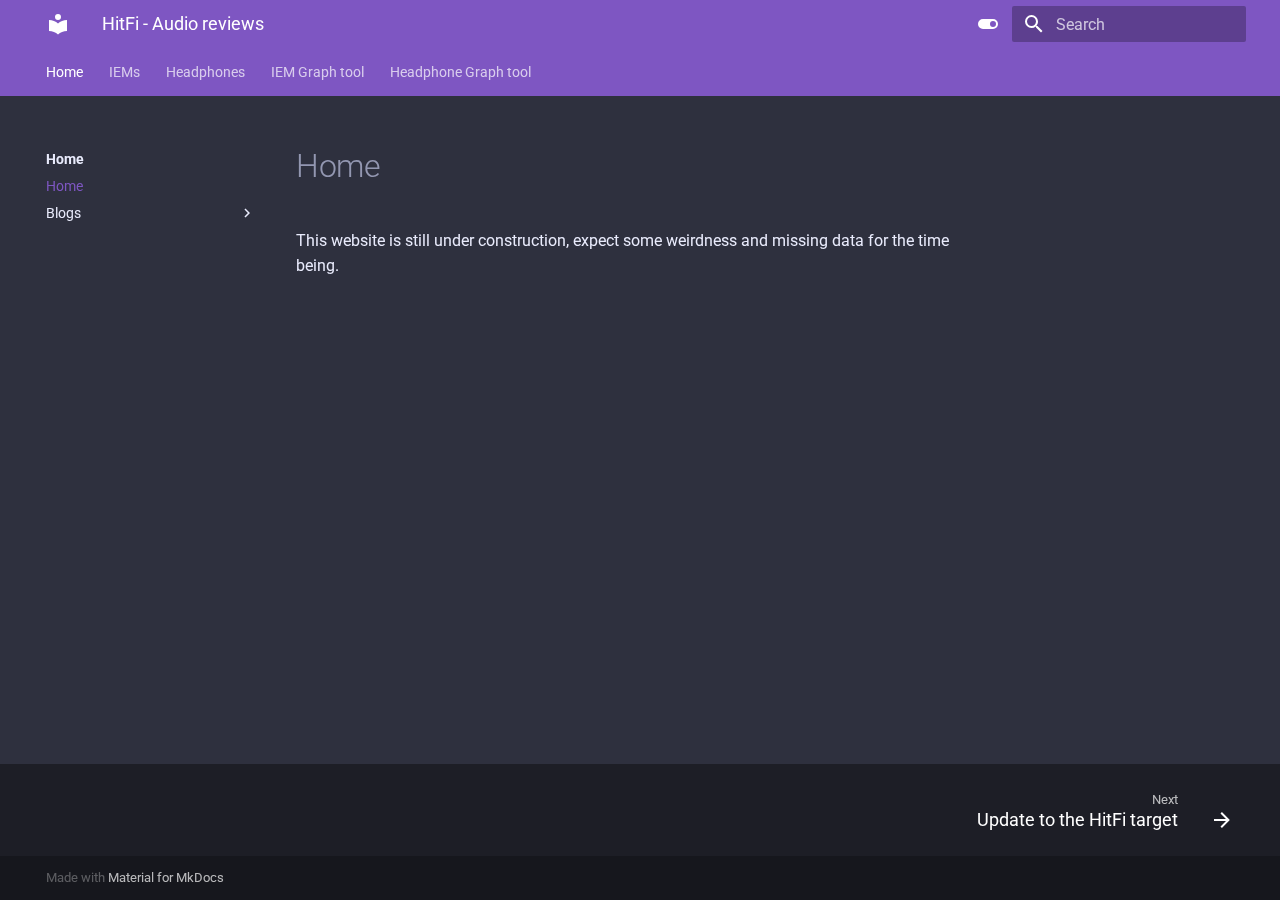
<file: index.html>
<!doctype html>
<html lang="en" class="no-js">
  <head>
    
      <meta charset="utf-8">
      <meta name="viewport" content="width=device-width,initial-scale=1">
      
      
      
      
        <link rel="canonical" href="https://hitcoder9768.github.io/HitFi/">
      
      <link rel="icon" href="assets/images/favicon.png">
      <meta name="generator" content="mkdocs-1.2.2, mkdocs-material-7.2.4">
    
    
      
        <title>Home - HitFi - Audio reviews</title>
      
    
    
      <link rel="stylesheet" href="assets/stylesheets/main.f7f47774.min.css">
      
        
        <link rel="stylesheet" href="assets/stylesheets/palette.3f5d1f46.min.css">
        
      
    
    
    
      
        
        <link rel="preconnect" href="https://fonts.gstatic.com" crossorigin>
        <link rel="stylesheet" href="https://fonts.googleapis.com/css?family=Roboto:300,400,400i,700%7CRoboto+Mono&display=fallback">
        <style>:root{--md-text-font-family:"Roboto";--md-code-font-family:"Roboto Mono"}</style>
      
    
    
    
      <link rel="stylesheet" href="styles/extra.css">
    
    
      


    
    
  </head>
  
  
    
    
      
    
    
    
    
    <body dir="ltr" data-md-color-scheme="slate" data-md-color-primary="deep-purple" data-md-color-accent="yellow">
  
    
    <script>function __prefix(e){return new URL(".",location).pathname+"."+e}function __get(e,t=localStorage){return JSON.parse(t.getItem(__prefix(e)))}</script>
    
      <script>var palette=__get("__palette");if(null!==palette&&"object"==typeof palette.color)for(var key in palette.color)document.body.setAttribute("data-md-color-"+key,palette.color[key])</script>
    
    <input class="md-toggle" data-md-toggle="drawer" type="checkbox" id="__drawer" autocomplete="off">
    <input class="md-toggle" data-md-toggle="search" type="checkbox" id="__search" autocomplete="off">
    <label class="md-overlay" for="__drawer"></label>
    <div data-md-component="skip">
      
        
        <a href="#home" class="md-skip">
          Skip to content
        </a>
      
    </div>
    <div data-md-component="announce">
      
    </div>
    
      <header class="md-header" data-md-component="header">
  <nav class="md-header__inner md-grid" aria-label="Header">
    <a href="." title="HitFi - Audio reviews" class="md-header__button md-logo" aria-label="HitFi - Audio reviews" data-md-component="logo">
      
  
  <svg xmlns="http://www.w3.org/2000/svg" viewBox="0 0 24 24"><path d="M12 8a3 3 0 0 0 3-3 3 3 0 0 0-3-3 3 3 0 0 0-3 3 3 3 0 0 0 3 3m0 3.54C9.64 9.35 6.5 8 3 8v11c3.5 0 6.64 1.35 9 3.54 2.36-2.19 5.5-3.54 9-3.54V8c-3.5 0-6.64 1.35-9 3.54z"/></svg>

    </a>
    <label class="md-header__button md-icon" for="__drawer">
      <svg xmlns="http://www.w3.org/2000/svg" viewBox="0 0 24 24"><path d="M3 6h18v2H3V6m0 5h18v2H3v-2m0 5h18v2H3v-2z"/></svg>
    </label>
    <div class="md-header__title" data-md-component="header-title">
      <div class="md-header__ellipsis">
        <div class="md-header__topic">
          <span class="md-ellipsis">
            HitFi - Audio reviews
          </span>
        </div>
        <div class="md-header__topic" data-md-component="header-topic">
          <span class="md-ellipsis">
            
              Home
            
          </span>
        </div>
      </div>
    </div>
    
      <form class="md-header__option" data-md-component="palette">
        
          
          
          <input class="md-option" data-md-color-media="" data-md-color-scheme="slate" data-md-color-primary="deep-purple" data-md-color-accent="yellow"  aria-label="Switch to light mode"  type="radio" name="__palette" id="__palette_1">
          
            <label class="md-header__button md-icon" title="Switch to light mode" for="__palette_2" hidden>
              <svg xmlns="http://www.w3.org/2000/svg" viewBox="0 0 24 24"><path d="M17 7H7a5 5 0 0 0-5 5 5 5 0 0 0 5 5h10a5 5 0 0 0 5-5 5 5 0 0 0-5-5m0 8a3 3 0 0 1-3-3 3 3 0 0 1 3-3 3 3 0 0 1 3 3 3 3 0 0 1-3 3z"/></svg>
            </label>
          
        
          
          
          <input class="md-option" data-md-color-media="" data-md-color-scheme="default" data-md-color-primary="deep-purple" data-md-color-accent="deep-orange"  aria-label="Switch to dark mode"  type="radio" name="__palette" id="__palette_2">
          
            <label class="md-header__button md-icon" title="Switch to dark mode" for="__palette_1" hidden>
              <svg xmlns="http://www.w3.org/2000/svg" viewBox="0 0 24 24"><path d="M7 10a2 2 0 0 1 2 2 2 2 0 0 1-2 2 2 2 0 0 1-2-2 2 2 0 0 1 2-2m10-3a5 5 0 0 1 5 5 5 5 0 0 1-5 5H7a5 5 0 0 1-5-5 5 5 0 0 1 5-5h10M7 9a3 3 0 0 0-3 3 3 3 0 0 0 3 3h10a3 3 0 0 0 3-3 3 3 0 0 0-3-3H7z"/></svg>
            </label>
          
        
      </form>
    
    
    
      <label class="md-header__button md-icon" for="__search">
        <svg xmlns="http://www.w3.org/2000/svg" viewBox="0 0 24 24"><path d="M9.5 3A6.5 6.5 0 0 1 16 9.5c0 1.61-.59 3.09-1.56 4.23l.27.27h.79l5 5-1.5 1.5-5-5v-.79l-.27-.27A6.516 6.516 0 0 1 9.5 16 6.5 6.5 0 0 1 3 9.5 6.5 6.5 0 0 1 9.5 3m0 2C7 5 5 7 5 9.5S7 14 9.5 14 14 12 14 9.5 12 5 9.5 5z"/></svg>
      </label>
      
<div class="md-search" data-md-component="search" role="dialog">
  <label class="md-search__overlay" for="__search"></label>
  <div class="md-search__inner" role="search">
    <form class="md-search__form" name="search">
      <input type="text" class="md-search__input" name="query" aria-label="Search" placeholder="Search" autocapitalize="off" autocorrect="off" autocomplete="off" spellcheck="false" data-md-component="search-query" required>
      <label class="md-search__icon md-icon" for="__search">
        <svg xmlns="http://www.w3.org/2000/svg" viewBox="0 0 24 24"><path d="M9.5 3A6.5 6.5 0 0 1 16 9.5c0 1.61-.59 3.09-1.56 4.23l.27.27h.79l5 5-1.5 1.5-5-5v-.79l-.27-.27A6.516 6.516 0 0 1 9.5 16 6.5 6.5 0 0 1 3 9.5 6.5 6.5 0 0 1 9.5 3m0 2C7 5 5 7 5 9.5S7 14 9.5 14 14 12 14 9.5 12 5 9.5 5z"/></svg>
        <svg xmlns="http://www.w3.org/2000/svg" viewBox="0 0 24 24"><path d="M20 11v2H8l5.5 5.5-1.42 1.42L4.16 12l7.92-7.92L13.5 5.5 8 11h12z"/></svg>
      </label>
      <nav class="md-search__options" aria-label="Search">
        
        <button type="reset" class="md-search__icon md-icon" aria-label="Clear" tabindex="-1">
          <svg xmlns="http://www.w3.org/2000/svg" viewBox="0 0 24 24"><path d="M19 6.41 17.59 5 12 10.59 6.41 5 5 6.41 10.59 12 5 17.59 6.41 19 12 13.41 17.59 19 19 17.59 13.41 12 19 6.41z"/></svg>
        </button>
      </nav>
      
    </form>
    <div class="md-search__output">
      <div class="md-search__scrollwrap" data-md-scrollfix>
        <div class="md-search-result" data-md-component="search-result">
          <div class="md-search-result__meta">
            Initializing search
          </div>
          <ol class="md-search-result__list"></ol>
        </div>
      </div>
    </div>
  </div>
</div>
    
    
  </nav>
</header>
    
    <div class="md-container" data-md-component="container">
      
      
        
          
<nav class="md-tabs" aria-label="Tabs" data-md-component="tabs">
  <div class="md-tabs__inner md-grid">
    <ul class="md-tabs__list">
      
        
  
  
    
  


  
  
  
    <li class="md-tabs__item">
      <a href="." class="md-tabs__link md-tabs__link--active">
        Home
      </a>
    </li>
  

      
        
  
  


  <li class="md-tabs__item">
    <a href="IEMs/" class="md-tabs__link">
      IEMs
    </a>
  </li>

      
        
  
  


  <li class="md-tabs__item">
    <a href="Headphones/" class="md-tabs__link">
      Headphones
    </a>
  </li>

      
        
  
  


  <li class="md-tabs__item">
    <a href="https://hitcoder9768.github.io/CrinGraph/graph.html" class="md-tabs__link">
      IEM Graph tool
    </a>
  </li>

      
        
  
  


  <li class="md-tabs__item">
    <a href="https://hitcoder9768.github.io/CrinGraph/graph_hp.html" class="md-tabs__link">
      Headphone Graph tool
    </a>
  </li>

      
    </ul>
  </div>
</nav>
        
      
      <main class="md-main" data-md-component="main">
        <div class="md-main__inner md-grid">
          
            
              
              <div class="md-sidebar md-sidebar--primary" data-md-component="sidebar" data-md-type="navigation" >
                <div class="md-sidebar__scrollwrap">
                  <div class="md-sidebar__inner">
                    

  


<nav class="md-nav md-nav--primary md-nav--lifted" aria-label="Navigation" data-md-level="0">
  <label class="md-nav__title" for="__drawer">
    <a href="." title="HitFi - Audio reviews" class="md-nav__button md-logo" aria-label="HitFi - Audio reviews" data-md-component="logo">
      
  
  <svg xmlns="http://www.w3.org/2000/svg" viewBox="0 0 24 24"><path d="M12 8a3 3 0 0 0 3-3 3 3 0 0 0-3-3 3 3 0 0 0-3 3 3 3 0 0 0 3 3m0 3.54C9.64 9.35 6.5 8 3 8v11c3.5 0 6.64 1.35 9 3.54 2.36-2.19 5.5-3.54 9-3.54V8c-3.5 0-6.64 1.35-9 3.54z"/></svg>

    </a>
    HitFi - Audio reviews
  </label>
  
  <ul class="md-nav__list" data-md-scrollfix>
    
      
      
      

  
  
    
  
  
    
    <li class="md-nav__item md-nav__item--active md-nav__item--nested">
      
      
        <input class="md-nav__toggle md-toggle" data-md-toggle="__nav_1" type="checkbox" id="__nav_1" checked>
      
      <label class="md-nav__link" for="__nav_1">
        Home
        <span class="md-nav__icon md-icon"></span>
      </label>
      <nav class="md-nav" aria-label="Home" data-md-level="1">
        <label class="md-nav__title" for="__nav_1">
          <span class="md-nav__icon md-icon"></span>
          Home
        </label>
        <ul class="md-nav__list" data-md-scrollfix>
          
            
  
  
    
  
  
    <li class="md-nav__item md-nav__item--active">
      
      <input class="md-nav__toggle md-toggle" data-md-toggle="toc" type="checkbox" id="__toc">
      
      
        
      
      
      <a href="." class="md-nav__link md-nav__link--active">
        Home
      </a>
      
    </li>
  

          
            
  
  
  
    
    <li class="md-nav__item md-nav__item--nested">
      
      
        <input class="md-nav__toggle md-toggle" data-md-toggle="__nav_1_2" type="checkbox" id="__nav_1_2" >
      
      <label class="md-nav__link" for="__nav_1_2">
        Blogs
        <span class="md-nav__icon md-icon"></span>
      </label>
      <nav class="md-nav" aria-label="Blogs" data-md-level="2">
        <label class="md-nav__title" for="__nav_1_2">
          <span class="md-nav__icon md-icon"></span>
          Blogs
        </label>
        <ul class="md-nav__list" data-md-scrollfix>
          
            
  
  
  
    <li class="md-nav__item">
      <a href="Blogs/15-10-21/" class="md-nav__link">
        Update to the HitFi target
      </a>
    </li>
  

          
        </ul>
      </nav>
    </li>
  

          
        </ul>
      </nav>
    </li>
  

    
      
      
      

  
  
  
    <li class="md-nav__item">
      <a href="IEMs/" class="md-nav__link">
        IEMs
      </a>
    </li>
  

    
      
      
      

  
  
  
    <li class="md-nav__item">
      <a href="Headphones/" class="md-nav__link">
        Headphones
      </a>
    </li>
  

    
      
      
      

  
  
  
    <li class="md-nav__item">
      <a href="https://hitcoder9768.github.io/CrinGraph/graph.html" class="md-nav__link">
        IEM Graph tool
      </a>
    </li>
  

    
      
      
      

  
  
  
    <li class="md-nav__item">
      <a href="https://hitcoder9768.github.io/CrinGraph/graph_hp.html" class="md-nav__link">
        Headphone Graph tool
      </a>
    </li>
  

    
  </ul>
</nav>
                  </div>
                </div>
              </div>
            
            
              
              <div class="md-sidebar md-sidebar--secondary" data-md-component="sidebar" data-md-type="toc" >
                <div class="md-sidebar__scrollwrap">
                  <div class="md-sidebar__inner">
                    
<nav class="md-nav md-nav--secondary" aria-label="Table of contents">
  
  
  
    
  
  
</nav>
                  </div>
                </div>
              </div>
            
          
          <div class="md-content" data-md-component="content">
            <article class="md-content__inner md-typeset">
              
                
                
                <h1 id="home">Home</h1>
<p>This website is still under construction, expect some weirdness and missing data for the time being.</p>
                
              
              
                


              
            </article>
          </div>
        </div>
        
      </main>
      
        
<footer class="md-footer">
  
    <nav class="md-footer__inner md-grid" aria-label="Footer">
      
      
        
        <a href="Blogs/15-10-21/" class="md-footer__link md-footer__link--next" aria-label="Next: Update to the HitFi target" rel="next">
          <div class="md-footer__title">
            <div class="md-ellipsis">
              <span class="md-footer__direction">
                Next
              </span>
              Update to the HitFi target
            </div>
          </div>
          <div class="md-footer__button md-icon">
            <svg xmlns="http://www.w3.org/2000/svg" viewBox="0 0 24 24"><path d="M4 11v2h12l-5.5 5.5 1.42 1.42L19.84 12l-7.92-7.92L10.5 5.5 16 11H4z"/></svg>
          </div>
        </a>
      
    </nav>
  
  <div class="md-footer-meta md-typeset">
    <div class="md-footer-meta__inner md-grid">
      <div class="md-footer-copyright">
        
        Made with
        <a href="https://squidfunk.github.io/mkdocs-material/" target="_blank" rel="noopener">
          Material for MkDocs
        </a>
        
      </div>
      
    </div>
  </div>
</footer>
      
    </div>
    <div class="md-dialog" data-md-component="dialog">
      <div class="md-dialog__inner md-typeset"></div>
    </div>
    <script id="__config" type="application/json">{"base": ".", "features": ["navigation.tabs"], "translations": {"clipboard.copy": "Copy to clipboard", "clipboard.copied": "Copied to clipboard", "search.config.lang": "en", "search.config.pipeline": "trimmer, stopWordFilter", "search.config.separator": "[\\s\\-]+", "search.placeholder": "Search", "search.result.placeholder": "Type to start searching", "search.result.none": "No matching documents", "search.result.one": "1 matching document", "search.result.other": "# matching documents", "search.result.more.one": "1 more on this page", "search.result.more.other": "# more on this page", "search.result.term.missing": "Missing", "select.version.title": "Select version"}, "search": "assets/javascripts/workers/search.709b4209.min.js", "version": null}</script>
    
    
      <script src="assets/javascripts/bundle.febc23d1.min.js"></script>
      
    
  </body>
</html>
</file>
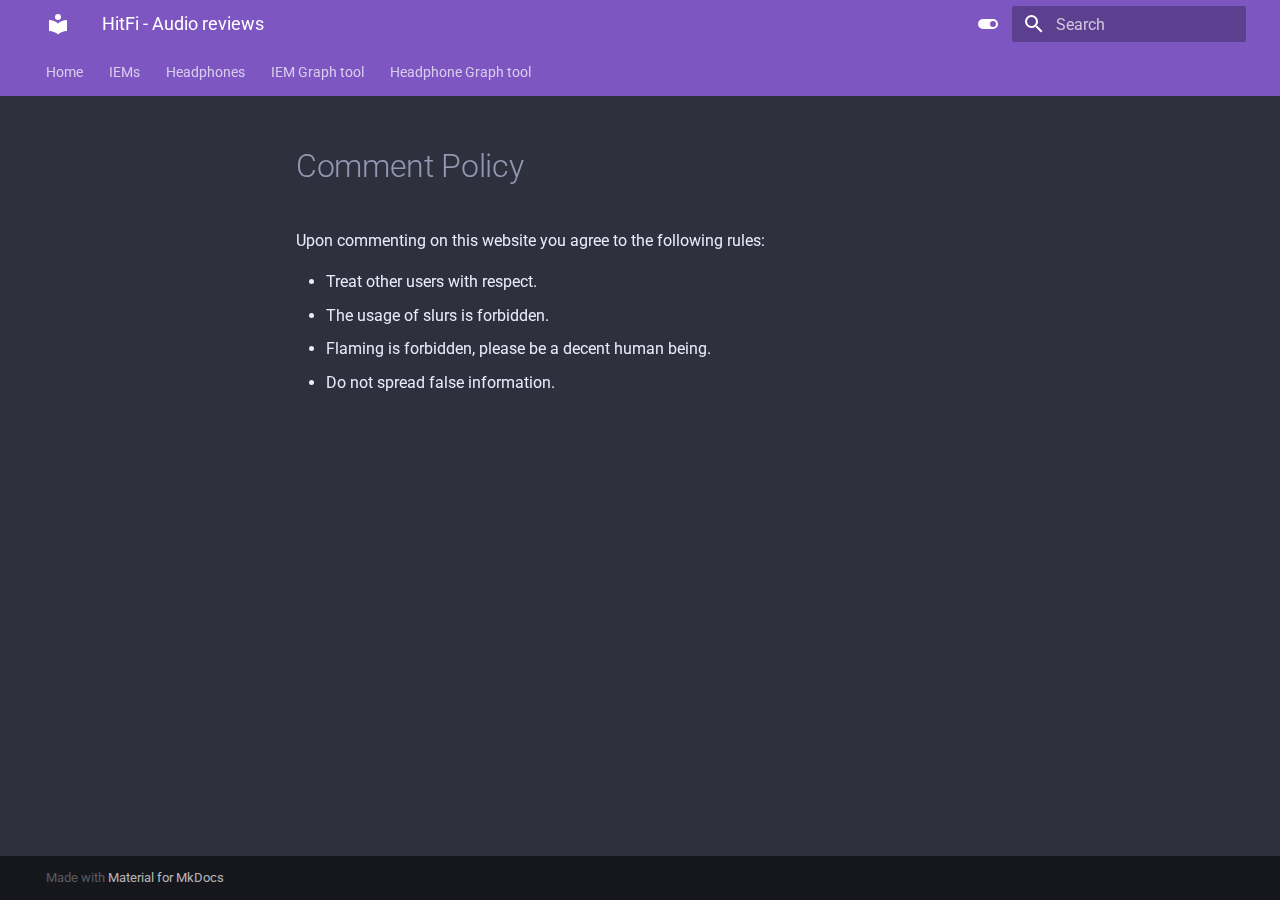
<file: comment_policy/index.html>
<!doctype html>
<html lang="en" class="no-js">
  <head>
    
      <meta charset="utf-8">
      <meta name="viewport" content="width=device-width,initial-scale=1">
      
      
      
      
        <link rel="canonical" href="https://hitcoder9768.github.io/HitFi/comment_policy/">
      
      <link rel="icon" href="../assets/images/favicon.png">
      <meta name="generator" content="mkdocs-1.2.2, mkdocs-material-7.2.4">
    
    
      
        <title>Comment Policy - HitFi - Audio reviews</title>
      
    
    
      <link rel="stylesheet" href="../assets/stylesheets/main.f7f47774.min.css">
      
        
        <link rel="stylesheet" href="../assets/stylesheets/palette.3f5d1f46.min.css">
        
      
    
    
    
      
        
        <link rel="preconnect" href="https://fonts.gstatic.com" crossorigin>
        <link rel="stylesheet" href="https://fonts.googleapis.com/css?family=Roboto:300,400,400i,700%7CRoboto+Mono&display=fallback">
        <style>:root{--md-text-font-family:"Roboto";--md-code-font-family:"Roboto Mono"}</style>
      
    
    
    
      <link rel="stylesheet" href="../styles/extra.css">
    
    
      


    
    
  </head>
  
  
    
    
      
    
    
    
    
    <body dir="ltr" data-md-color-scheme="slate" data-md-color-primary="deep-purple" data-md-color-accent="yellow">
  
    
    <script>function __prefix(e){return new URL("..",location).pathname+"."+e}function __get(e,t=localStorage){return JSON.parse(t.getItem(__prefix(e)))}</script>
    
      <script>var palette=__get("__palette");if(null!==palette&&"object"==typeof palette.color)for(var key in palette.color)document.body.setAttribute("data-md-color-"+key,palette.color[key])</script>
    
    <input class="md-toggle" data-md-toggle="drawer" type="checkbox" id="__drawer" autocomplete="off">
    <input class="md-toggle" data-md-toggle="search" type="checkbox" id="__search" autocomplete="off">
    <label class="md-overlay" for="__drawer"></label>
    <div data-md-component="skip">
      
        
        <a href="#comment-policy" class="md-skip">
          Skip to content
        </a>
      
    </div>
    <div data-md-component="announce">
      
    </div>
    
      <header class="md-header" data-md-component="header">
  <nav class="md-header__inner md-grid" aria-label="Header">
    <a href=".." title="HitFi - Audio reviews" class="md-header__button md-logo" aria-label="HitFi - Audio reviews" data-md-component="logo">
      
  
  <svg xmlns="http://www.w3.org/2000/svg" viewBox="0 0 24 24"><path d="M12 8a3 3 0 0 0 3-3 3 3 0 0 0-3-3 3 3 0 0 0-3 3 3 3 0 0 0 3 3m0 3.54C9.64 9.35 6.5 8 3 8v11c3.5 0 6.64 1.35 9 3.54 2.36-2.19 5.5-3.54 9-3.54V8c-3.5 0-6.64 1.35-9 3.54z"/></svg>

    </a>
    <label class="md-header__button md-icon" for="__drawer">
      <svg xmlns="http://www.w3.org/2000/svg" viewBox="0 0 24 24"><path d="M3 6h18v2H3V6m0 5h18v2H3v-2m0 5h18v2H3v-2z"/></svg>
    </label>
    <div class="md-header__title" data-md-component="header-title">
      <div class="md-header__ellipsis">
        <div class="md-header__topic">
          <span class="md-ellipsis">
            HitFi - Audio reviews
          </span>
        </div>
        <div class="md-header__topic" data-md-component="header-topic">
          <span class="md-ellipsis">
            
              Comment Policy
            
          </span>
        </div>
      </div>
    </div>
    
      <form class="md-header__option" data-md-component="palette">
        
          
          
          <input class="md-option" data-md-color-media="" data-md-color-scheme="slate" data-md-color-primary="deep-purple" data-md-color-accent="yellow"  aria-label="Switch to light mode"  type="radio" name="__palette" id="__palette_1">
          
            <label class="md-header__button md-icon" title="Switch to light mode" for="__palette_2" hidden>
              <svg xmlns="http://www.w3.org/2000/svg" viewBox="0 0 24 24"><path d="M17 7H7a5 5 0 0 0-5 5 5 5 0 0 0 5 5h10a5 5 0 0 0 5-5 5 5 0 0 0-5-5m0 8a3 3 0 0 1-3-3 3 3 0 0 1 3-3 3 3 0 0 1 3 3 3 3 0 0 1-3 3z"/></svg>
            </label>
          
        
          
          
          <input class="md-option" data-md-color-media="" data-md-color-scheme="default" data-md-color-primary="deep-purple" data-md-color-accent="deep-orange"  aria-label="Switch to dark mode"  type="radio" name="__palette" id="__palette_2">
          
            <label class="md-header__button md-icon" title="Switch to dark mode" for="__palette_1" hidden>
              <svg xmlns="http://www.w3.org/2000/svg" viewBox="0 0 24 24"><path d="M7 10a2 2 0 0 1 2 2 2 2 0 0 1-2 2 2 2 0 0 1-2-2 2 2 0 0 1 2-2m10-3a5 5 0 0 1 5 5 5 5 0 0 1-5 5H7a5 5 0 0 1-5-5 5 5 0 0 1 5-5h10M7 9a3 3 0 0 0-3 3 3 3 0 0 0 3 3h10a3 3 0 0 0 3-3 3 3 0 0 0-3-3H7z"/></svg>
            </label>
          
        
      </form>
    
    
    
      <label class="md-header__button md-icon" for="__search">
        <svg xmlns="http://www.w3.org/2000/svg" viewBox="0 0 24 24"><path d="M9.5 3A6.5 6.5 0 0 1 16 9.5c0 1.61-.59 3.09-1.56 4.23l.27.27h.79l5 5-1.5 1.5-5-5v-.79l-.27-.27A6.516 6.516 0 0 1 9.5 16 6.5 6.5 0 0 1 3 9.5 6.5 6.5 0 0 1 9.5 3m0 2C7 5 5 7 5 9.5S7 14 9.5 14 14 12 14 9.5 12 5 9.5 5z"/></svg>
      </label>
      
<div class="md-search" data-md-component="search" role="dialog">
  <label class="md-search__overlay" for="__search"></label>
  <div class="md-search__inner" role="search">
    <form class="md-search__form" name="search">
      <input type="text" class="md-search__input" name="query" aria-label="Search" placeholder="Search" autocapitalize="off" autocorrect="off" autocomplete="off" spellcheck="false" data-md-component="search-query" required>
      <label class="md-search__icon md-icon" for="__search">
        <svg xmlns="http://www.w3.org/2000/svg" viewBox="0 0 24 24"><path d="M9.5 3A6.5 6.5 0 0 1 16 9.5c0 1.61-.59 3.09-1.56 4.23l.27.27h.79l5 5-1.5 1.5-5-5v-.79l-.27-.27A6.516 6.516 0 0 1 9.5 16 6.5 6.5 0 0 1 3 9.5 6.5 6.5 0 0 1 9.5 3m0 2C7 5 5 7 5 9.5S7 14 9.5 14 14 12 14 9.5 12 5 9.5 5z"/></svg>
        <svg xmlns="http://www.w3.org/2000/svg" viewBox="0 0 24 24"><path d="M20 11v2H8l5.5 5.5-1.42 1.42L4.16 12l7.92-7.92L13.5 5.5 8 11h12z"/></svg>
      </label>
      <nav class="md-search__options" aria-label="Search">
        
        <button type="reset" class="md-search__icon md-icon" aria-label="Clear" tabindex="-1">
          <svg xmlns="http://www.w3.org/2000/svg" viewBox="0 0 24 24"><path d="M19 6.41 17.59 5 12 10.59 6.41 5 5 6.41 10.59 12 5 17.59 6.41 19 12 13.41 17.59 19 19 17.59 13.41 12 19 6.41z"/></svg>
        </button>
      </nav>
      
    </form>
    <div class="md-search__output">
      <div class="md-search__scrollwrap" data-md-scrollfix>
        <div class="md-search-result" data-md-component="search-result">
          <div class="md-search-result__meta">
            Initializing search
          </div>
          <ol class="md-search-result__list"></ol>
        </div>
      </div>
    </div>
  </div>
</div>
    
    
  </nav>
</header>
    
    <div class="md-container" data-md-component="container">
      
      
        
          
<nav class="md-tabs" aria-label="Tabs" data-md-component="tabs">
  <div class="md-tabs__inner md-grid">
    <ul class="md-tabs__list">
      
        
  
  


  
  
  
    <li class="md-tabs__item">
      <a href=".." class="md-tabs__link">
        Home
      </a>
    </li>
  

      
        
  
  


  <li class="md-tabs__item">
    <a href="../IEMs/" class="md-tabs__link">
      IEMs
    </a>
  </li>

      
        
  
  


  <li class="md-tabs__item">
    <a href="../Headphones/" class="md-tabs__link">
      Headphones
    </a>
  </li>

      
        
  
  


  <li class="md-tabs__item">
    <a href="https://hitcoder9768.github.io/CrinGraph/graph.html" class="md-tabs__link">
      IEM Graph tool
    </a>
  </li>

      
        
  
  


  <li class="md-tabs__item">
    <a href="https://hitcoder9768.github.io/CrinGraph/graph_hp.html" class="md-tabs__link">
      Headphone Graph tool
    </a>
  </li>

      
    </ul>
  </div>
</nav>
        
      
      <main class="md-main" data-md-component="main">
        <div class="md-main__inner md-grid">
          
            
              
              <div class="md-sidebar md-sidebar--primary" data-md-component="sidebar" data-md-type="navigation" >
                <div class="md-sidebar__scrollwrap">
                  <div class="md-sidebar__inner">
                    

  


<nav class="md-nav md-nav--primary md-nav--lifted" aria-label="Navigation" data-md-level="0">
  <label class="md-nav__title" for="__drawer">
    <a href=".." title="HitFi - Audio reviews" class="md-nav__button md-logo" aria-label="HitFi - Audio reviews" data-md-component="logo">
      
  
  <svg xmlns="http://www.w3.org/2000/svg" viewBox="0 0 24 24"><path d="M12 8a3 3 0 0 0 3-3 3 3 0 0 0-3-3 3 3 0 0 0-3 3 3 3 0 0 0 3 3m0 3.54C9.64 9.35 6.5 8 3 8v11c3.5 0 6.64 1.35 9 3.54 2.36-2.19 5.5-3.54 9-3.54V8c-3.5 0-6.64 1.35-9 3.54z"/></svg>

    </a>
    HitFi - Audio reviews
  </label>
  
  <ul class="md-nav__list" data-md-scrollfix>
    
      
      
      

  
  
  
    
    <li class="md-nav__item md-nav__item--nested">
      
      
        <input class="md-nav__toggle md-toggle" data-md-toggle="__nav_1" type="checkbox" id="__nav_1" >
      
      <label class="md-nav__link" for="__nav_1">
        Home
        <span class="md-nav__icon md-icon"></span>
      </label>
      <nav class="md-nav" aria-label="Home" data-md-level="1">
        <label class="md-nav__title" for="__nav_1">
          <span class="md-nav__icon md-icon"></span>
          Home
        </label>
        <ul class="md-nav__list" data-md-scrollfix>
          
            
  
  
  
    <li class="md-nav__item">
      <a href=".." class="md-nav__link">
        Home
      </a>
    </li>
  

          
            
  
  
  
    
    <li class="md-nav__item md-nav__item--nested">
      
      
        <input class="md-nav__toggle md-toggle" data-md-toggle="__nav_1_2" type="checkbox" id="__nav_1_2" >
      
      <label class="md-nav__link" for="__nav_1_2">
        Blogs
        <span class="md-nav__icon md-icon"></span>
      </label>
      <nav class="md-nav" aria-label="Blogs" data-md-level="2">
        <label class="md-nav__title" for="__nav_1_2">
          <span class="md-nav__icon md-icon"></span>
          Blogs
        </label>
        <ul class="md-nav__list" data-md-scrollfix>
          
            
  
  
  
    <li class="md-nav__item">
      <a href="../Blogs/15-10-21/" class="md-nav__link">
        Update to the HitFi target
      </a>
    </li>
  

          
        </ul>
      </nav>
    </li>
  

          
        </ul>
      </nav>
    </li>
  

    
      
      
      

  
  
  
    <li class="md-nav__item">
      <a href="../IEMs/" class="md-nav__link">
        IEMs
      </a>
    </li>
  

    
      
      
      

  
  
  
    <li class="md-nav__item">
      <a href="../Headphones/" class="md-nav__link">
        Headphones
      </a>
    </li>
  

    
      
      
      

  
  
  
    <li class="md-nav__item">
      <a href="https://hitcoder9768.github.io/CrinGraph/graph.html" class="md-nav__link">
        IEM Graph tool
      </a>
    </li>
  

    
      
      
      

  
  
  
    <li class="md-nav__item">
      <a href="https://hitcoder9768.github.io/CrinGraph/graph_hp.html" class="md-nav__link">
        Headphone Graph tool
      </a>
    </li>
  

    
  </ul>
</nav>
                  </div>
                </div>
              </div>
            
            
              
              <div class="md-sidebar md-sidebar--secondary" data-md-component="sidebar" data-md-type="toc" >
                <div class="md-sidebar__scrollwrap">
                  <div class="md-sidebar__inner">
                    
<nav class="md-nav md-nav--secondary" aria-label="Table of contents">
  
  
  
    
  
  
</nav>
                  </div>
                </div>
              </div>
            
          
          <div class="md-content" data-md-component="content">
            <article class="md-content__inner md-typeset">
              
                
                
                <h1 id="comment-policy">Comment Policy</h1>
<p>Upon commenting on this website you agree to the following rules:</p>
<ul>
<li>Treat other users with respect.</li>
<li>The usage of slurs is forbidden.</li>
<li>Flaming is forbidden, please be a decent human being.</li>
<li>Do not spread false information.</li>
</ul>
                
              
              
                


              
            </article>
          </div>
        </div>
        
      </main>
      
        
<footer class="md-footer">
  
  <div class="md-footer-meta md-typeset">
    <div class="md-footer-meta__inner md-grid">
      <div class="md-footer-copyright">
        
        Made with
        <a href="https://squidfunk.github.io/mkdocs-material/" target="_blank" rel="noopener">
          Material for MkDocs
        </a>
        
      </div>
      
    </div>
  </div>
</footer>
      
    </div>
    <div class="md-dialog" data-md-component="dialog">
      <div class="md-dialog__inner md-typeset"></div>
    </div>
    <script id="__config" type="application/json">{"base": "..", "features": ["navigation.tabs"], "translations": {"clipboard.copy": "Copy to clipboard", "clipboard.copied": "Copied to clipboard", "search.config.lang": "en", "search.config.pipeline": "trimmer, stopWordFilter", "search.config.separator": "[\\s\\-]+", "search.placeholder": "Search", "search.result.placeholder": "Type to start searching", "search.result.none": "No matching documents", "search.result.one": "1 matching document", "search.result.other": "# matching documents", "search.result.more.one": "1 more on this page", "search.result.more.other": "# more on this page", "search.result.term.missing": "Missing", "select.version.title": "Select version"}, "search": "../assets/javascripts/workers/search.709b4209.min.js", "version": null}</script>
    
    
      <script src="../assets/javascripts/bundle.febc23d1.min.js"></script>
      
    
  </body>
</html>
</file>
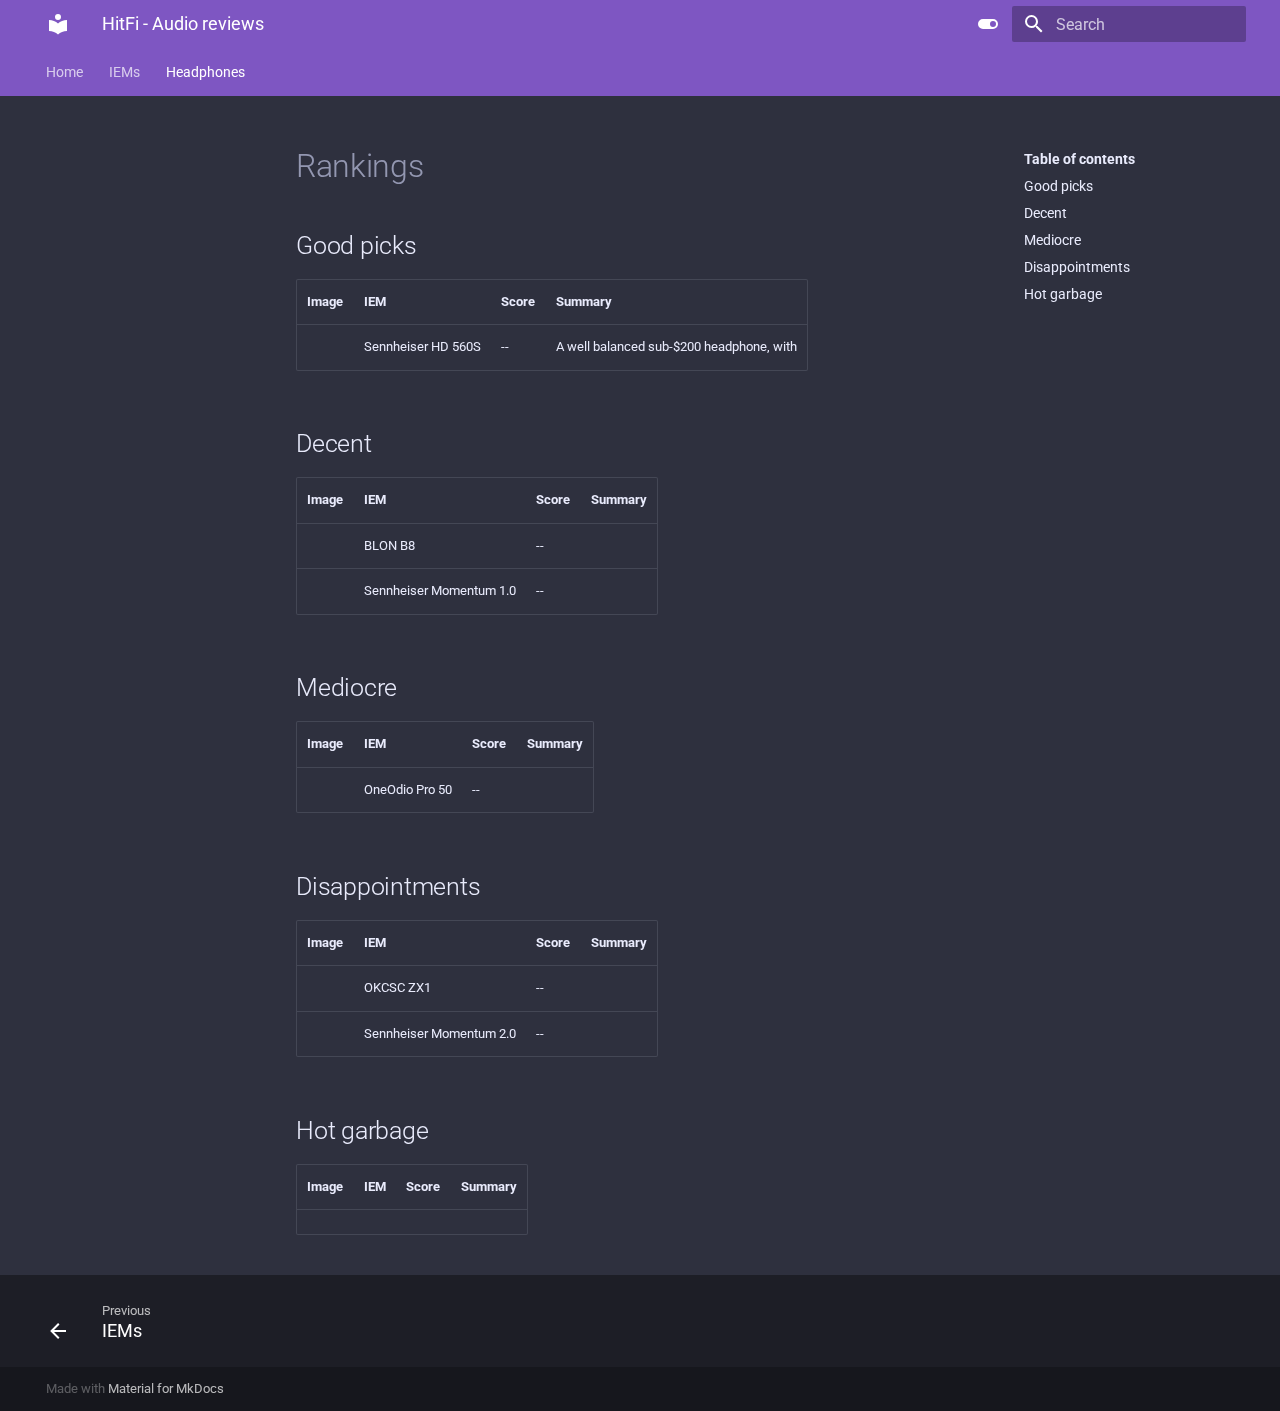
<file: Headphones/index.html>
<!doctype html>
<html lang="en" class="no-js">
  <head>
    
      <meta charset="utf-8">
      <meta name="viewport" content="width=device-width,initial-scale=1">
      
      
      
      
        <link rel="canonical" href="https://hitcoder9768.github.io/HitFi/Headphones/">
      
      <link rel="icon" href="../assets/images/favicon.png">
      <meta name="generator" content="mkdocs-1.2.2, mkdocs-material-7.2.4">
    
    
      
        <title>Headphones - HitFi - Audio reviews</title>
      
    
    
      <link rel="stylesheet" href="../assets/stylesheets/main.f7f47774.min.css">
      
        
        <link rel="stylesheet" href="../assets/stylesheets/palette.3f5d1f46.min.css">
        
      
    
    
    
      
        
        <link rel="preconnect" href="https://fonts.gstatic.com" crossorigin>
        <link rel="stylesheet" href="https://fonts.googleapis.com/css?family=Roboto:300,400,400i,700%7CRoboto+Mono&display=fallback">
        <style>:root{--md-text-font-family:"Roboto";--md-code-font-family:"Roboto Mono"}</style>
      
    
    
    
      <link rel="stylesheet" href="../styles/extra.css">
    
    
      


    
    
  </head>
  
  
    
    
      
    
    
    
    
    <body dir="ltr" data-md-color-scheme="slate" data-md-color-primary="deep-purple" data-md-color-accent="yellow">
  
    
    <script>function __prefix(e){return new URL("..",location).pathname+"."+e}function __get(e,t=localStorage){return JSON.parse(t.getItem(__prefix(e)))}</script>
    
      <script>var palette=__get("__palette");if(null!==palette&&"object"==typeof palette.color)for(var key in palette.color)document.body.setAttribute("data-md-color-"+key,palette.color[key])</script>
    
    <input class="md-toggle" data-md-toggle="drawer" type="checkbox" id="__drawer" autocomplete="off">
    <input class="md-toggle" data-md-toggle="search" type="checkbox" id="__search" autocomplete="off">
    <label class="md-overlay" for="__drawer"></label>
    <div data-md-component="skip">
      
        
        <a href="#rankings" class="md-skip">
          Skip to content
        </a>
      
    </div>
    <div data-md-component="announce">
      
    </div>
    
      <header class="md-header" data-md-component="header">
  <nav class="md-header__inner md-grid" aria-label="Header">
    <a href=".." title="HitFi - Audio reviews" class="md-header__button md-logo" aria-label="HitFi - Audio reviews" data-md-component="logo">
      
  
  <svg xmlns="http://www.w3.org/2000/svg" viewBox="0 0 24 24"><path d="M12 8a3 3 0 0 0 3-3 3 3 0 0 0-3-3 3 3 0 0 0-3 3 3 3 0 0 0 3 3m0 3.54C9.64 9.35 6.5 8 3 8v11c3.5 0 6.64 1.35 9 3.54 2.36-2.19 5.5-3.54 9-3.54V8c-3.5 0-6.64 1.35-9 3.54z"/></svg>

    </a>
    <label class="md-header__button md-icon" for="__drawer">
      <svg xmlns="http://www.w3.org/2000/svg" viewBox="0 0 24 24"><path d="M3 6h18v2H3V6m0 5h18v2H3v-2m0 5h18v2H3v-2z"/></svg>
    </label>
    <div class="md-header__title" data-md-component="header-title">
      <div class="md-header__ellipsis">
        <div class="md-header__topic">
          <span class="md-ellipsis">
            HitFi - Audio reviews
          </span>
        </div>
        <div class="md-header__topic" data-md-component="header-topic">
          <span class="md-ellipsis">
            
              Headphones
            
          </span>
        </div>
      </div>
    </div>
    
      <form class="md-header__option" data-md-component="palette">
        
          
          
          <input class="md-option" data-md-color-media="" data-md-color-scheme="slate" data-md-color-primary="deep-purple" data-md-color-accent="yellow"  aria-label="Switch to light mode"  type="radio" name="__palette" id="__palette_1">
          
            <label class="md-header__button md-icon" title="Switch to light mode" for="__palette_2" hidden>
              <svg xmlns="http://www.w3.org/2000/svg" viewBox="0 0 24 24"><path d="M17 7H7a5 5 0 0 0-5 5 5 5 0 0 0 5 5h10a5 5 0 0 0 5-5 5 5 0 0 0-5-5m0 8a3 3 0 0 1-3-3 3 3 0 0 1 3-3 3 3 0 0 1 3 3 3 3 0 0 1-3 3z"/></svg>
            </label>
          
        
          
          
          <input class="md-option" data-md-color-media="" data-md-color-scheme="default" data-md-color-primary="deep-purple" data-md-color-accent="deep-orange"  aria-label="Switch to dark mode"  type="radio" name="__palette" id="__palette_2">
          
            <label class="md-header__button md-icon" title="Switch to dark mode" for="__palette_1" hidden>
              <svg xmlns="http://www.w3.org/2000/svg" viewBox="0 0 24 24"><path d="M7 10a2 2 0 0 1 2 2 2 2 0 0 1-2 2 2 2 0 0 1-2-2 2 2 0 0 1 2-2m10-3a5 5 0 0 1 5 5 5 5 0 0 1-5 5H7a5 5 0 0 1-5-5 5 5 0 0 1 5-5h10M7 9a3 3 0 0 0-3 3 3 3 0 0 0 3 3h10a3 3 0 0 0 3-3 3 3 0 0 0-3-3H7z"/></svg>
            </label>
          
        
      </form>
    
    
    
      <label class="md-header__button md-icon" for="__search">
        <svg xmlns="http://www.w3.org/2000/svg" viewBox="0 0 24 24"><path d="M9.5 3A6.5 6.5 0 0 1 16 9.5c0 1.61-.59 3.09-1.56 4.23l.27.27h.79l5 5-1.5 1.5-5-5v-.79l-.27-.27A6.516 6.516 0 0 1 9.5 16 6.5 6.5 0 0 1 3 9.5 6.5 6.5 0 0 1 9.5 3m0 2C7 5 5 7 5 9.5S7 14 9.5 14 14 12 14 9.5 12 5 9.5 5z"/></svg>
      </label>
      
<div class="md-search" data-md-component="search" role="dialog">
  <label class="md-search__overlay" for="__search"></label>
  <div class="md-search__inner" role="search">
    <form class="md-search__form" name="search">
      <input type="text" class="md-search__input" name="query" aria-label="Search" placeholder="Search" autocapitalize="off" autocorrect="off" autocomplete="off" spellcheck="false" data-md-component="search-query" required>
      <label class="md-search__icon md-icon" for="__search">
        <svg xmlns="http://www.w3.org/2000/svg" viewBox="0 0 24 24"><path d="M9.5 3A6.5 6.5 0 0 1 16 9.5c0 1.61-.59 3.09-1.56 4.23l.27.27h.79l5 5-1.5 1.5-5-5v-.79l-.27-.27A6.516 6.516 0 0 1 9.5 16 6.5 6.5 0 0 1 3 9.5 6.5 6.5 0 0 1 9.5 3m0 2C7 5 5 7 5 9.5S7 14 9.5 14 14 12 14 9.5 12 5 9.5 5z"/></svg>
        <svg xmlns="http://www.w3.org/2000/svg" viewBox="0 0 24 24"><path d="M20 11v2H8l5.5 5.5-1.42 1.42L4.16 12l7.92-7.92L13.5 5.5 8 11h12z"/></svg>
      </label>
      <nav class="md-search__options" aria-label="Search">
        
        <button type="reset" class="md-search__icon md-icon" aria-label="Clear" tabindex="-1">
          <svg xmlns="http://www.w3.org/2000/svg" viewBox="0 0 24 24"><path d="M19 6.41 17.59 5 12 10.59 6.41 5 5 6.41 10.59 12 5 17.59 6.41 19 12 13.41 17.59 19 19 17.59 13.41 12 19 6.41z"/></svg>
        </button>
      </nav>
      
    </form>
    <div class="md-search__output">
      <div class="md-search__scrollwrap" data-md-scrollfix>
        <div class="md-search-result" data-md-component="search-result">
          <div class="md-search-result__meta">
            Initializing search
          </div>
          <ol class="md-search-result__list"></ol>
        </div>
      </div>
    </div>
  </div>
</div>
    
    
  </nav>
</header>
    
    <div class="md-container" data-md-component="container">
      
      
        
          
<nav class="md-tabs" aria-label="Tabs" data-md-component="tabs">
  <div class="md-tabs__inner md-grid">
    <ul class="md-tabs__list">
      
        
  
  


  <li class="md-tabs__item">
    <a href=".." class="md-tabs__link">
      Home
    </a>
  </li>

      
        
  
  


  <li class="md-tabs__item">
    <a href="../IEMs/" class="md-tabs__link">
      IEMs
    </a>
  </li>

      
        
  
  
    
  


  <li class="md-tabs__item">
    <a href="./" class="md-tabs__link md-tabs__link--active">
      Headphones
    </a>
  </li>

      
    </ul>
  </div>
</nav>
        
      
      <main class="md-main" data-md-component="main">
        <div class="md-main__inner md-grid">
          
            
              
              <div class="md-sidebar md-sidebar--primary" data-md-component="sidebar" data-md-type="navigation" >
                <div class="md-sidebar__scrollwrap">
                  <div class="md-sidebar__inner">
                    

  


<nav class="md-nav md-nav--primary md-nav--lifted" aria-label="Navigation" data-md-level="0">
  <label class="md-nav__title" for="__drawer">
    <a href=".." title="HitFi - Audio reviews" class="md-nav__button md-logo" aria-label="HitFi - Audio reviews" data-md-component="logo">
      
  
  <svg xmlns="http://www.w3.org/2000/svg" viewBox="0 0 24 24"><path d="M12 8a3 3 0 0 0 3-3 3 3 0 0 0-3-3 3 3 0 0 0-3 3 3 3 0 0 0 3 3m0 3.54C9.64 9.35 6.5 8 3 8v11c3.5 0 6.64 1.35 9 3.54 2.36-2.19 5.5-3.54 9-3.54V8c-3.5 0-6.64 1.35-9 3.54z"/></svg>

    </a>
    HitFi - Audio reviews
  </label>
  
  <ul class="md-nav__list" data-md-scrollfix>
    
      
      
      

  
  
  
    <li class="md-nav__item">
      <a href=".." class="md-nav__link">
        Home
      </a>
    </li>
  

    
      
      
      

  
  
  
    <li class="md-nav__item">
      <a href="../IEMs/" class="md-nav__link">
        IEMs
      </a>
    </li>
  

    
      
      
      

  
  
    
  
  
    <li class="md-nav__item md-nav__item--active">
      
      <input class="md-nav__toggle md-toggle" data-md-toggle="toc" type="checkbox" id="__toc">
      
      
        
      
      
        <label class="md-nav__link md-nav__link--active" for="__toc">
          Headphones
          <span class="md-nav__icon md-icon"></span>
        </label>
      
      <a href="./" class="md-nav__link md-nav__link--active">
        Headphones
      </a>
      
        
<nav class="md-nav md-nav--secondary" aria-label="Table of contents">
  
  
  
    
  
  
    <label class="md-nav__title" for="__toc">
      <span class="md-nav__icon md-icon"></span>
      Table of contents
    </label>
    <ul class="md-nav__list" data-md-component="toc" data-md-scrollfix>
      
        <li class="md-nav__item">
  <a href="#good-picks" class="md-nav__link">
    Good picks
  </a>
  
</li>
      
        <li class="md-nav__item">
  <a href="#decent" class="md-nav__link">
    Decent
  </a>
  
</li>
      
        <li class="md-nav__item">
  <a href="#mediocre" class="md-nav__link">
    Mediocre
  </a>
  
</li>
      
        <li class="md-nav__item">
  <a href="#disappointments" class="md-nav__link">
    Disappointments
  </a>
  
</li>
      
        <li class="md-nav__item">
  <a href="#hot-garbage" class="md-nav__link">
    Hot garbage
  </a>
  
</li>
      
    </ul>
  
</nav>
      
    </li>
  

    
  </ul>
</nav>
                  </div>
                </div>
              </div>
            
            
              
              <div class="md-sidebar md-sidebar--secondary" data-md-component="sidebar" data-md-type="toc" >
                <div class="md-sidebar__scrollwrap">
                  <div class="md-sidebar__inner">
                    
<nav class="md-nav md-nav--secondary" aria-label="Table of contents">
  
  
  
    
  
  
    <label class="md-nav__title" for="__toc">
      <span class="md-nav__icon md-icon"></span>
      Table of contents
    </label>
    <ul class="md-nav__list" data-md-component="toc" data-md-scrollfix>
      
        <li class="md-nav__item">
  <a href="#good-picks" class="md-nav__link">
    Good picks
  </a>
  
</li>
      
        <li class="md-nav__item">
  <a href="#decent" class="md-nav__link">
    Decent
  </a>
  
</li>
      
        <li class="md-nav__item">
  <a href="#mediocre" class="md-nav__link">
    Mediocre
  </a>
  
</li>
      
        <li class="md-nav__item">
  <a href="#disappointments" class="md-nav__link">
    Disappointments
  </a>
  
</li>
      
        <li class="md-nav__item">
  <a href="#hot-garbage" class="md-nav__link">
    Hot garbage
  </a>
  
</li>
      
    </ul>
  
</nav>
                  </div>
                </div>
              </div>
            
          
          <div class="md-content" data-md-component="content">
            <article class="md-content__inner md-typeset">
              
                
                
                <h1 id="rankings">Rankings</h1>
<h2 id="good-picks">Good picks</h2>
<table>
<thead>
<tr>
<th>Image</th>
<th>IEM</th>
<th>Score</th>
<th>Summary</th>
</tr>
</thead>
<tbody>
<tr>
<td></td>
<td>Sennheiser HD 560S</td>
<td>--</td>
<td>A well balanced sub-$200 headphone, with</td>
</tr>
</tbody>
</table>
<h2 id="decent">Decent</h2>
<table>
<thead>
<tr>
<th>Image</th>
<th>IEM</th>
<th>Score</th>
<th>Summary</th>
</tr>
</thead>
<tbody>
<tr>
<td></td>
<td>BLON B8</td>
<td>--</td>
<td></td>
</tr>
<tr>
<td></td>
<td>Sennheiser Momentum 1.0</td>
<td>--</td>
<td></td>
</tr>
</tbody>
</table>
<h2 id="mediocre">Mediocre</h2>
<table>
<thead>
<tr>
<th>Image</th>
<th>IEM</th>
<th>Score</th>
<th>Summary</th>
</tr>
</thead>
<tbody>
<tr>
<td></td>
<td>OneOdio Pro 50</td>
<td>--</td>
<td></td>
</tr>
</tbody>
</table>
<h2 id="disappointments">Disappointments</h2>
<table>
<thead>
<tr>
<th>Image</th>
<th>IEM</th>
<th>Score</th>
<th>Summary</th>
</tr>
</thead>
<tbody>
<tr>
<td></td>
<td>OKCSC ZX1</td>
<td>--</td>
<td></td>
</tr>
<tr>
<td></td>
<td>Sennheiser Momentum 2.0</td>
<td>--</td>
<td></td>
</tr>
</tbody>
</table>
<h2 id="hot-garbage">Hot garbage</h2>
<table>
<thead>
<tr>
<th>Image</th>
<th>IEM</th>
<th>Score</th>
<th>Summary</th>
</tr>
</thead>
<tbody>
<tr>
<td></td>
<td></td>
<td></td>
<td></td>
</tr>
</tbody>
</table>
                
              
              
                


              
            </article>
          </div>
        </div>
        
      </main>
      
        
<footer class="md-footer">
  
    <nav class="md-footer__inner md-grid" aria-label="Footer">
      
        
        <a href="../IEMs/" class="md-footer__link md-footer__link--prev" aria-label="Previous: IEMs" rel="prev">
          <div class="md-footer__button md-icon">
            <svg xmlns="http://www.w3.org/2000/svg" viewBox="0 0 24 24"><path d="M20 11v2H8l5.5 5.5-1.42 1.42L4.16 12l7.92-7.92L13.5 5.5 8 11h12z"/></svg>
          </div>
          <div class="md-footer__title">
            <div class="md-ellipsis">
              <span class="md-footer__direction">
                Previous
              </span>
              IEMs
            </div>
          </div>
        </a>
      
      
    </nav>
  
  <div class="md-footer-meta md-typeset">
    <div class="md-footer-meta__inner md-grid">
      <div class="md-footer-copyright">
        
        Made with
        <a href="https://squidfunk.github.io/mkdocs-material/" target="_blank" rel="noopener">
          Material for MkDocs
        </a>
        
      </div>
      
    </div>
  </div>
</footer>
      
    </div>
    <div class="md-dialog" data-md-component="dialog">
      <div class="md-dialog__inner md-typeset"></div>
    </div>
    <script id="__config" type="application/json">{"base": "..", "features": ["navigation.tabs"], "translations": {"clipboard.copy": "Copy to clipboard", "clipboard.copied": "Copied to clipboard", "search.config.lang": "en", "search.config.pipeline": "trimmer, stopWordFilter", "search.config.separator": "[\\s\\-]+", "search.placeholder": "Search", "search.result.placeholder": "Type to start searching", "search.result.none": "No matching documents", "search.result.one": "1 matching document", "search.result.other": "# matching documents", "search.result.more.one": "1 more on this page", "search.result.more.other": "# more on this page", "search.result.term.missing": "Missing", "select.version.title": "Select version"}, "search": "../assets/javascripts/workers/search.709b4209.min.js", "version": null}</script>
    
    
      <script src="../assets/javascripts/bundle.febc23d1.min.js"></script>
      
    
  </body>
</html>
</file>
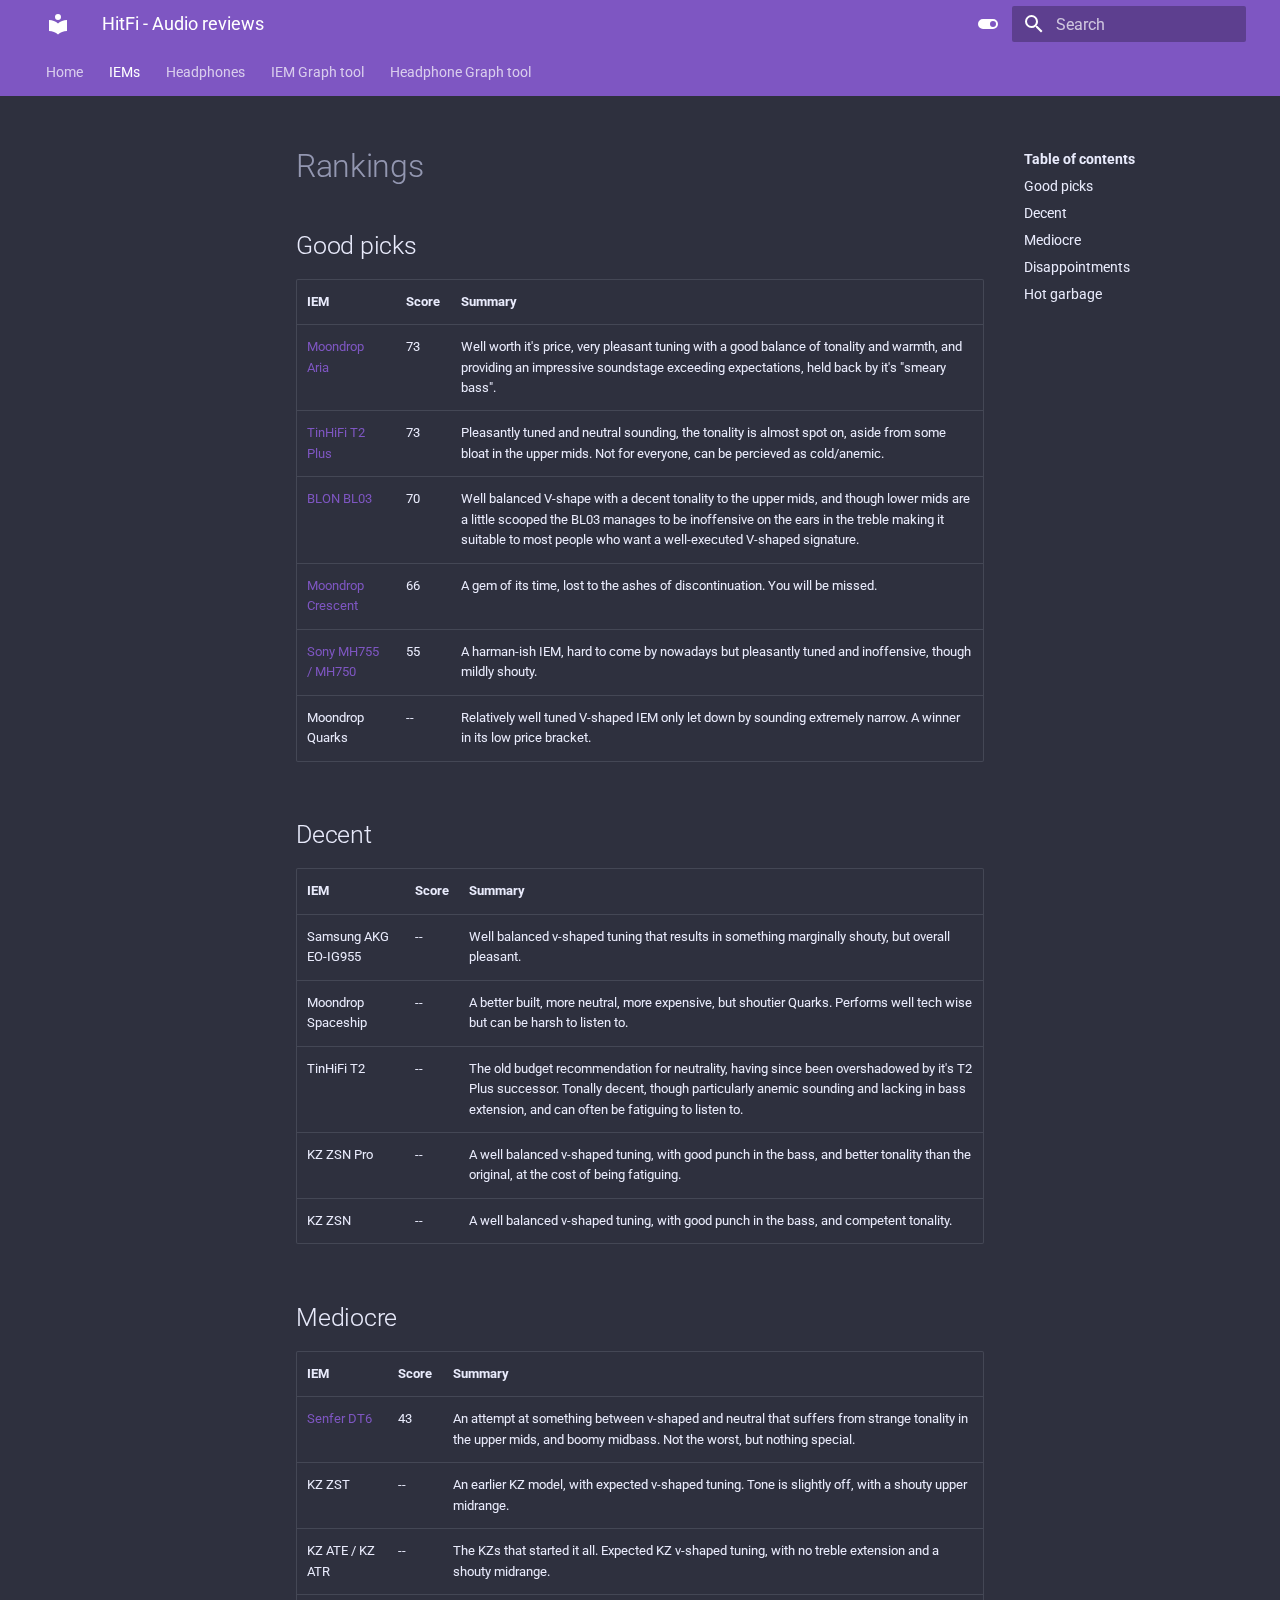
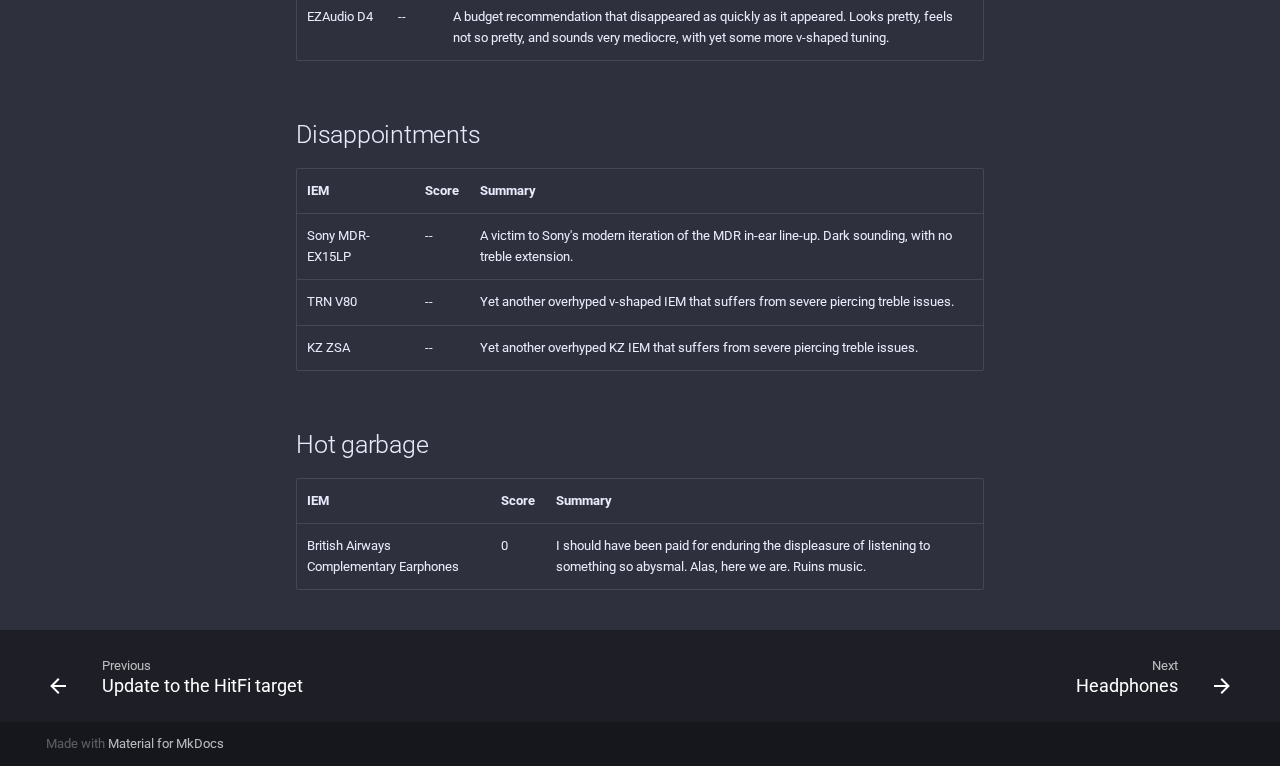
<file: IEMs/index.html>
<!doctype html>
<html lang="en" class="no-js">
  <head>
    
      <meta charset="utf-8">
      <meta name="viewport" content="width=device-width,initial-scale=1">
      
      
      
      
        <link rel="canonical" href="https://hitcoder9768.github.io/HitFi/IEMs/">
      
      <link rel="icon" href="../assets/images/favicon.png">
      <meta name="generator" content="mkdocs-1.2.2, mkdocs-material-7.2.4">
    
    
      
        <title>IEMs - HitFi - Audio reviews</title>
      
    
    
      <link rel="stylesheet" href="../assets/stylesheets/main.f7f47774.min.css">
      
        
        <link rel="stylesheet" href="../assets/stylesheets/palette.3f5d1f46.min.css">
        
      
    
    
    
      
        
        <link rel="preconnect" href="https://fonts.gstatic.com" crossorigin>
        <link rel="stylesheet" href="https://fonts.googleapis.com/css?family=Roboto:300,400,400i,700%7CRoboto+Mono&display=fallback">
        <style>:root{--md-text-font-family:"Roboto";--md-code-font-family:"Roboto Mono"}</style>
      
    
    
    
      <link rel="stylesheet" href="../styles/extra.css">
    
    
      


    
    
  </head>
  
  
    
    
      
    
    
    
    
    <body dir="ltr" data-md-color-scheme="slate" data-md-color-primary="deep-purple" data-md-color-accent="yellow">
  
    
    <script>function __prefix(e){return new URL("..",location).pathname+"."+e}function __get(e,t=localStorage){return JSON.parse(t.getItem(__prefix(e)))}</script>
    
      <script>var palette=__get("__palette");if(null!==palette&&"object"==typeof palette.color)for(var key in palette.color)document.body.setAttribute("data-md-color-"+key,palette.color[key])</script>
    
    <input class="md-toggle" data-md-toggle="drawer" type="checkbox" id="__drawer" autocomplete="off">
    <input class="md-toggle" data-md-toggle="search" type="checkbox" id="__search" autocomplete="off">
    <label class="md-overlay" for="__drawer"></label>
    <div data-md-component="skip">
      
        
        <a href="#rankings" class="md-skip">
          Skip to content
        </a>
      
    </div>
    <div data-md-component="announce">
      
    </div>
    
      <header class="md-header" data-md-component="header">
  <nav class="md-header__inner md-grid" aria-label="Header">
    <a href=".." title="HitFi - Audio reviews" class="md-header__button md-logo" aria-label="HitFi - Audio reviews" data-md-component="logo">
      
  
  <svg xmlns="http://www.w3.org/2000/svg" viewBox="0 0 24 24"><path d="M12 8a3 3 0 0 0 3-3 3 3 0 0 0-3-3 3 3 0 0 0-3 3 3 3 0 0 0 3 3m0 3.54C9.64 9.35 6.5 8 3 8v11c3.5 0 6.64 1.35 9 3.54 2.36-2.19 5.5-3.54 9-3.54V8c-3.5 0-6.64 1.35-9 3.54z"/></svg>

    </a>
    <label class="md-header__button md-icon" for="__drawer">
      <svg xmlns="http://www.w3.org/2000/svg" viewBox="0 0 24 24"><path d="M3 6h18v2H3V6m0 5h18v2H3v-2m0 5h18v2H3v-2z"/></svg>
    </label>
    <div class="md-header__title" data-md-component="header-title">
      <div class="md-header__ellipsis">
        <div class="md-header__topic">
          <span class="md-ellipsis">
            HitFi - Audio reviews
          </span>
        </div>
        <div class="md-header__topic" data-md-component="header-topic">
          <span class="md-ellipsis">
            
              IEMs
            
          </span>
        </div>
      </div>
    </div>
    
      <form class="md-header__option" data-md-component="palette">
        
          
          
          <input class="md-option" data-md-color-media="" data-md-color-scheme="slate" data-md-color-primary="deep-purple" data-md-color-accent="yellow"  aria-label="Switch to light mode"  type="radio" name="__palette" id="__palette_1">
          
            <label class="md-header__button md-icon" title="Switch to light mode" for="__palette_2" hidden>
              <svg xmlns="http://www.w3.org/2000/svg" viewBox="0 0 24 24"><path d="M17 7H7a5 5 0 0 0-5 5 5 5 0 0 0 5 5h10a5 5 0 0 0 5-5 5 5 0 0 0-5-5m0 8a3 3 0 0 1-3-3 3 3 0 0 1 3-3 3 3 0 0 1 3 3 3 3 0 0 1-3 3z"/></svg>
            </label>
          
        
          
          
          <input class="md-option" data-md-color-media="" data-md-color-scheme="default" data-md-color-primary="deep-purple" data-md-color-accent="deep-orange"  aria-label="Switch to dark mode"  type="radio" name="__palette" id="__palette_2">
          
            <label class="md-header__button md-icon" title="Switch to dark mode" for="__palette_1" hidden>
              <svg xmlns="http://www.w3.org/2000/svg" viewBox="0 0 24 24"><path d="M7 10a2 2 0 0 1 2 2 2 2 0 0 1-2 2 2 2 0 0 1-2-2 2 2 0 0 1 2-2m10-3a5 5 0 0 1 5 5 5 5 0 0 1-5 5H7a5 5 0 0 1-5-5 5 5 0 0 1 5-5h10M7 9a3 3 0 0 0-3 3 3 3 0 0 0 3 3h10a3 3 0 0 0 3-3 3 3 0 0 0-3-3H7z"/></svg>
            </label>
          
        
      </form>
    
    
    
      <label class="md-header__button md-icon" for="__search">
        <svg xmlns="http://www.w3.org/2000/svg" viewBox="0 0 24 24"><path d="M9.5 3A6.5 6.5 0 0 1 16 9.5c0 1.61-.59 3.09-1.56 4.23l.27.27h.79l5 5-1.5 1.5-5-5v-.79l-.27-.27A6.516 6.516 0 0 1 9.5 16 6.5 6.5 0 0 1 3 9.5 6.5 6.5 0 0 1 9.5 3m0 2C7 5 5 7 5 9.5S7 14 9.5 14 14 12 14 9.5 12 5 9.5 5z"/></svg>
      </label>
      
<div class="md-search" data-md-component="search" role="dialog">
  <label class="md-search__overlay" for="__search"></label>
  <div class="md-search__inner" role="search">
    <form class="md-search__form" name="search">
      <input type="text" class="md-search__input" name="query" aria-label="Search" placeholder="Search" autocapitalize="off" autocorrect="off" autocomplete="off" spellcheck="false" data-md-component="search-query" required>
      <label class="md-search__icon md-icon" for="__search">
        <svg xmlns="http://www.w3.org/2000/svg" viewBox="0 0 24 24"><path d="M9.5 3A6.5 6.5 0 0 1 16 9.5c0 1.61-.59 3.09-1.56 4.23l.27.27h.79l5 5-1.5 1.5-5-5v-.79l-.27-.27A6.516 6.516 0 0 1 9.5 16 6.5 6.5 0 0 1 3 9.5 6.5 6.5 0 0 1 9.5 3m0 2C7 5 5 7 5 9.5S7 14 9.5 14 14 12 14 9.5 12 5 9.5 5z"/></svg>
        <svg xmlns="http://www.w3.org/2000/svg" viewBox="0 0 24 24"><path d="M20 11v2H8l5.5 5.5-1.42 1.42L4.16 12l7.92-7.92L13.5 5.5 8 11h12z"/></svg>
      </label>
      <nav class="md-search__options" aria-label="Search">
        
        <button type="reset" class="md-search__icon md-icon" aria-label="Clear" tabindex="-1">
          <svg xmlns="http://www.w3.org/2000/svg" viewBox="0 0 24 24"><path d="M19 6.41 17.59 5 12 10.59 6.41 5 5 6.41 10.59 12 5 17.59 6.41 19 12 13.41 17.59 19 19 17.59 13.41 12 19 6.41z"/></svg>
        </button>
      </nav>
      
    </form>
    <div class="md-search__output">
      <div class="md-search__scrollwrap" data-md-scrollfix>
        <div class="md-search-result" data-md-component="search-result">
          <div class="md-search-result__meta">
            Initializing search
          </div>
          <ol class="md-search-result__list"></ol>
        </div>
      </div>
    </div>
  </div>
</div>
    
    
  </nav>
</header>
    
    <div class="md-container" data-md-component="container">
      
      
        
          
<nav class="md-tabs" aria-label="Tabs" data-md-component="tabs">
  <div class="md-tabs__inner md-grid">
    <ul class="md-tabs__list">
      
        
  
  


  
  
  
    <li class="md-tabs__item">
      <a href=".." class="md-tabs__link">
        Home
      </a>
    </li>
  

      
        
  
  
    
  


  <li class="md-tabs__item">
    <a href="./" class="md-tabs__link md-tabs__link--active">
      IEMs
    </a>
  </li>

      
        
  
  


  <li class="md-tabs__item">
    <a href="../Headphones/" class="md-tabs__link">
      Headphones
    </a>
  </li>

      
        
  
  


  <li class="md-tabs__item">
    <a href="https://hitcoder9768.github.io/CrinGraph/graph.html" class="md-tabs__link">
      IEM Graph tool
    </a>
  </li>

      
        
  
  


  <li class="md-tabs__item">
    <a href="https://hitcoder9768.github.io/CrinGraph/graph_hp.html" class="md-tabs__link">
      Headphone Graph tool
    </a>
  </li>

      
    </ul>
  </div>
</nav>
        
      
      <main class="md-main" data-md-component="main">
        <div class="md-main__inner md-grid">
          
            
              
              <div class="md-sidebar md-sidebar--primary" data-md-component="sidebar" data-md-type="navigation" >
                <div class="md-sidebar__scrollwrap">
                  <div class="md-sidebar__inner">
                    

  


<nav class="md-nav md-nav--primary md-nav--lifted" aria-label="Navigation" data-md-level="0">
  <label class="md-nav__title" for="__drawer">
    <a href=".." title="HitFi - Audio reviews" class="md-nav__button md-logo" aria-label="HitFi - Audio reviews" data-md-component="logo">
      
  
  <svg xmlns="http://www.w3.org/2000/svg" viewBox="0 0 24 24"><path d="M12 8a3 3 0 0 0 3-3 3 3 0 0 0-3-3 3 3 0 0 0-3 3 3 3 0 0 0 3 3m0 3.54C9.64 9.35 6.5 8 3 8v11c3.5 0 6.64 1.35 9 3.54 2.36-2.19 5.5-3.54 9-3.54V8c-3.5 0-6.64 1.35-9 3.54z"/></svg>

    </a>
    HitFi - Audio reviews
  </label>
  
  <ul class="md-nav__list" data-md-scrollfix>
    
      
      
      

  
  
  
    
    <li class="md-nav__item md-nav__item--nested">
      
      
        <input class="md-nav__toggle md-toggle" data-md-toggle="__nav_1" type="checkbox" id="__nav_1" >
      
      <label class="md-nav__link" for="__nav_1">
        Home
        <span class="md-nav__icon md-icon"></span>
      </label>
      <nav class="md-nav" aria-label="Home" data-md-level="1">
        <label class="md-nav__title" for="__nav_1">
          <span class="md-nav__icon md-icon"></span>
          Home
        </label>
        <ul class="md-nav__list" data-md-scrollfix>
          
            
  
  
  
    <li class="md-nav__item">
      <a href=".." class="md-nav__link">
        Home
      </a>
    </li>
  

          
            
  
  
  
    
    <li class="md-nav__item md-nav__item--nested">
      
      
        <input class="md-nav__toggle md-toggle" data-md-toggle="__nav_1_2" type="checkbox" id="__nav_1_2" >
      
      <label class="md-nav__link" for="__nav_1_2">
        Blogs
        <span class="md-nav__icon md-icon"></span>
      </label>
      <nav class="md-nav" aria-label="Blogs" data-md-level="2">
        <label class="md-nav__title" for="__nav_1_2">
          <span class="md-nav__icon md-icon"></span>
          Blogs
        </label>
        <ul class="md-nav__list" data-md-scrollfix>
          
            
  
  
  
    <li class="md-nav__item">
      <a href="../Blogs/15-10-21/" class="md-nav__link">
        Update to the HitFi target
      </a>
    </li>
  

          
        </ul>
      </nav>
    </li>
  

          
        </ul>
      </nav>
    </li>
  

    
      
      
      

  
  
    
  
  
    <li class="md-nav__item md-nav__item--active">
      
      <input class="md-nav__toggle md-toggle" data-md-toggle="toc" type="checkbox" id="__toc">
      
      
        
      
      
        <label class="md-nav__link md-nav__link--active" for="__toc">
          IEMs
          <span class="md-nav__icon md-icon"></span>
        </label>
      
      <a href="./" class="md-nav__link md-nav__link--active">
        IEMs
      </a>
      
        
<nav class="md-nav md-nav--secondary" aria-label="Table of contents">
  
  
  
    
  
  
    <label class="md-nav__title" for="__toc">
      <span class="md-nav__icon md-icon"></span>
      Table of contents
    </label>
    <ul class="md-nav__list" data-md-component="toc" data-md-scrollfix>
      
        <li class="md-nav__item">
  <a href="#good-picks" class="md-nav__link">
    Good picks
  </a>
  
</li>
      
        <li class="md-nav__item">
  <a href="#decent" class="md-nav__link">
    Decent
  </a>
  
</li>
      
        <li class="md-nav__item">
  <a href="#mediocre" class="md-nav__link">
    Mediocre
  </a>
  
</li>
      
        <li class="md-nav__item">
  <a href="#disappointments" class="md-nav__link">
    Disappointments
  </a>
  
</li>
      
        <li class="md-nav__item">
  <a href="#hot-garbage" class="md-nav__link">
    Hot garbage
  </a>
  
</li>
      
    </ul>
  
</nav>
      
    </li>
  

    
      
      
      

  
  
  
    <li class="md-nav__item">
      <a href="../Headphones/" class="md-nav__link">
        Headphones
      </a>
    </li>
  

    
      
      
      

  
  
  
    <li class="md-nav__item">
      <a href="https://hitcoder9768.github.io/CrinGraph/graph.html" class="md-nav__link">
        IEM Graph tool
      </a>
    </li>
  

    
      
      
      

  
  
  
    <li class="md-nav__item">
      <a href="https://hitcoder9768.github.io/CrinGraph/graph_hp.html" class="md-nav__link">
        Headphone Graph tool
      </a>
    </li>
  

    
  </ul>
</nav>
                  </div>
                </div>
              </div>
            
            
              
              <div class="md-sidebar md-sidebar--secondary" data-md-component="sidebar" data-md-type="toc" >
                <div class="md-sidebar__scrollwrap">
                  <div class="md-sidebar__inner">
                    
<nav class="md-nav md-nav--secondary" aria-label="Table of contents">
  
  
  
    
  
  
    <label class="md-nav__title" for="__toc">
      <span class="md-nav__icon md-icon"></span>
      Table of contents
    </label>
    <ul class="md-nav__list" data-md-component="toc" data-md-scrollfix>
      
        <li class="md-nav__item">
  <a href="#good-picks" class="md-nav__link">
    Good picks
  </a>
  
</li>
      
        <li class="md-nav__item">
  <a href="#decent" class="md-nav__link">
    Decent
  </a>
  
</li>
      
        <li class="md-nav__item">
  <a href="#mediocre" class="md-nav__link">
    Mediocre
  </a>
  
</li>
      
        <li class="md-nav__item">
  <a href="#disappointments" class="md-nav__link">
    Disappointments
  </a>
  
</li>
      
        <li class="md-nav__item">
  <a href="#hot-garbage" class="md-nav__link">
    Hot garbage
  </a>
  
</li>
      
    </ul>
  
</nav>
                  </div>
                </div>
              </div>
            
          
          <div class="md-content" data-md-component="content">
            <article class="md-content__inner md-typeset">
              
                
                
                <h1 id="rankings">Rankings</h1>
<h2 id="good-picks">Good picks</h2>
<table>
<thead>
<tr>
<th>IEM</th>
<th>Score</th>
<th>Summary</th>
</tr>
</thead>
<tbody>
<tr>
<td><a href="moondrop-aria/">Moondrop Aria</a></td>
<td>73</td>
<td>Well worth it's price, very pleasant tuning with a good balance of tonality and warmth, and providing an impressive soundstage exceeding expectations, held back by it's "smeary bass".</td>
</tr>
<tr>
<td><a href="tin-t2-plus/">TinHiFi T2 Plus</a></td>
<td>73</td>
<td>Pleasantly tuned and neutral sounding, the tonality is almost spot on, aside from some bloat in the upper mids. Not for everyone, can be percieved as cold/anemic.</td>
</tr>
<tr>
<td><a href="blon-bl03/">BLON BL03</a></td>
<td>70</td>
<td>Well balanced V-shape with a decent tonality to the upper mids, and though lower mids are a little scooped the BL03 manages to be inoffensive on the ears in the treble making it suitable to most people who want a well-executed V-shaped signature.</td>
</tr>
<tr>
<td><a href="moondrop-crescent/">Moondrop Crescent</a></td>
<td>66</td>
<td>A gem of its time, lost to the ashes of discontinuation. You will be missed.</td>
</tr>
<tr>
<td><a href="sony-mh755/">Sony MH755 / MH750</a></td>
<td>55</td>
<td>A harman-ish IEM, hard to come by nowadays but pleasantly tuned and inoffensive, though mildly shouty.</td>
</tr>
<tr>
<td>Moondrop Quarks</td>
<td>--</td>
<td>Relatively well tuned V-shaped IEM only let down by sounding extremely narrow. A winner in its low price bracket.</td>
</tr>
</tbody>
</table>
<h2 id="decent">Decent</h2>
<table>
<thead>
<tr>
<th>IEM</th>
<th>Score</th>
<th>Summary</th>
</tr>
</thead>
<tbody>
<tr>
<td>Samsung AKG EO-IG955</td>
<td>--</td>
<td>Well balanced v-shaped tuning that results in something marginally shouty, but overall pleasant.</td>
</tr>
<tr>
<td>Moondrop Spaceship</td>
<td>--</td>
<td>A better built, more neutral, more expensive, but shoutier Quarks. Performs well tech wise but can be harsh to listen to.</td>
</tr>
<tr>
<td>TinHiFi T2</td>
<td>--</td>
<td>The old budget recommendation for neutrality, having since been overshadowed by it's T2 Plus successor. Tonally decent, though particularly anemic sounding and lacking in bass extension, and can often be fatiguing to listen to.</td>
</tr>
<tr>
<td>KZ ZSN Pro</td>
<td>--</td>
<td>A well balanced v-shaped tuning, with good punch in the bass, and better tonality than the original, at the cost of being fatiguing.</td>
</tr>
<tr>
<td>KZ ZSN</td>
<td>--</td>
<td>A well balanced v-shaped tuning, with good punch in the bass, and competent tonality.</td>
</tr>
</tbody>
</table>
<h2 id="mediocre">Mediocre</h2>
<table>
<thead>
<tr>
<th>IEM</th>
<th>Score</th>
<th>Summary</th>
</tr>
</thead>
<tbody>
<tr>
<td><a href="senfer-dt6/">Senfer DT6</a></td>
<td>43</td>
<td>An attempt at something between v-shaped and neutral that suffers from strange tonality in the upper mids, and boomy midbass. Not the worst, but nothing special.</td>
</tr>
<tr>
<td>KZ ZST</td>
<td>--</td>
<td>An earlier KZ model, with expected v-shaped tuning. Tone is slightly off, with a shouty upper midrange.</td>
</tr>
<tr>
<td>KZ ATE / KZ ATR</td>
<td>--</td>
<td>The KZs that started it all. Expected KZ v-shaped tuning, with no treble extension and a shouty midrange.</td>
</tr>
<tr>
<td>EZAudio D4</td>
<td>--</td>
<td>A budget recommendation that disappeared as quickly as it appeared. Looks pretty, feels not so pretty, and sounds very mediocre, with yet some more v-shaped tuning.</td>
</tr>
</tbody>
</table>
<h2 id="disappointments">Disappointments</h2>
<table>
<thead>
<tr>
<th>IEM</th>
<th>Score</th>
<th>Summary</th>
</tr>
</thead>
<tbody>
<tr>
<td>Sony MDR-EX15LP</td>
<td>--</td>
<td>A victim to Sony's modern iteration of the MDR in-ear line-up. Dark sounding, with no treble extension.</td>
</tr>
<tr>
<td>TRN V80</td>
<td>--</td>
<td>Yet another overhyped v-shaped IEM that suffers from severe piercing treble issues.</td>
</tr>
<tr>
<td>KZ ZSA</td>
<td>--</td>
<td>Yet another overhyped KZ IEM that suffers from severe piercing treble issues.</td>
</tr>
</tbody>
</table>
<h2 id="hot-garbage">Hot garbage</h2>
<table>
<thead>
<tr>
<th>IEM</th>
<th>Score</th>
<th>Summary</th>
</tr>
</thead>
<tbody>
<tr>
<td>British Airways Complementary Earphones</td>
<td>0</td>
<td>I should have been paid for enduring the displeasure of listening to something so abysmal. Alas, here we are. Ruins music.</td>
</tr>
</tbody>
</table>
                
              
              
                


              
            </article>
          </div>
        </div>
        
      </main>
      
        
<footer class="md-footer">
  
    <nav class="md-footer__inner md-grid" aria-label="Footer">
      
        
        <a href="../Blogs/15-10-21/" class="md-footer__link md-footer__link--prev" aria-label="Previous: Update to the HitFi target" rel="prev">
          <div class="md-footer__button md-icon">
            <svg xmlns="http://www.w3.org/2000/svg" viewBox="0 0 24 24"><path d="M20 11v2H8l5.5 5.5-1.42 1.42L4.16 12l7.92-7.92L13.5 5.5 8 11h12z"/></svg>
          </div>
          <div class="md-footer__title">
            <div class="md-ellipsis">
              <span class="md-footer__direction">
                Previous
              </span>
              Update to the HitFi target
            </div>
          </div>
        </a>
      
      
        
        <a href="../Headphones/" class="md-footer__link md-footer__link--next" aria-label="Next: Headphones" rel="next">
          <div class="md-footer__title">
            <div class="md-ellipsis">
              <span class="md-footer__direction">
                Next
              </span>
              Headphones
            </div>
          </div>
          <div class="md-footer__button md-icon">
            <svg xmlns="http://www.w3.org/2000/svg" viewBox="0 0 24 24"><path d="M4 11v2h12l-5.5 5.5 1.42 1.42L19.84 12l-7.92-7.92L10.5 5.5 16 11H4z"/></svg>
          </div>
        </a>
      
    </nav>
  
  <div class="md-footer-meta md-typeset">
    <div class="md-footer-meta__inner md-grid">
      <div class="md-footer-copyright">
        
        Made with
        <a href="https://squidfunk.github.io/mkdocs-material/" target="_blank" rel="noopener">
          Material for MkDocs
        </a>
        
      </div>
      
    </div>
  </div>
</footer>
      
    </div>
    <div class="md-dialog" data-md-component="dialog">
      <div class="md-dialog__inner md-typeset"></div>
    </div>
    <script id="__config" type="application/json">{"base": "..", "features": ["navigation.tabs"], "translations": {"clipboard.copy": "Copy to clipboard", "clipboard.copied": "Copied to clipboard", "search.config.lang": "en", "search.config.pipeline": "trimmer, stopWordFilter", "search.config.separator": "[\\s\\-]+", "search.placeholder": "Search", "search.result.placeholder": "Type to start searching", "search.result.none": "No matching documents", "search.result.one": "1 matching document", "search.result.other": "# matching documents", "search.result.more.one": "1 more on this page", "search.result.more.other": "# more on this page", "search.result.term.missing": "Missing", "select.version.title": "Select version"}, "search": "../assets/javascripts/workers/search.709b4209.min.js", "version": null}</script>
    
    
      <script src="../assets/javascripts/bundle.febc23d1.min.js"></script>
      
    
  </body>
</html>
</file>
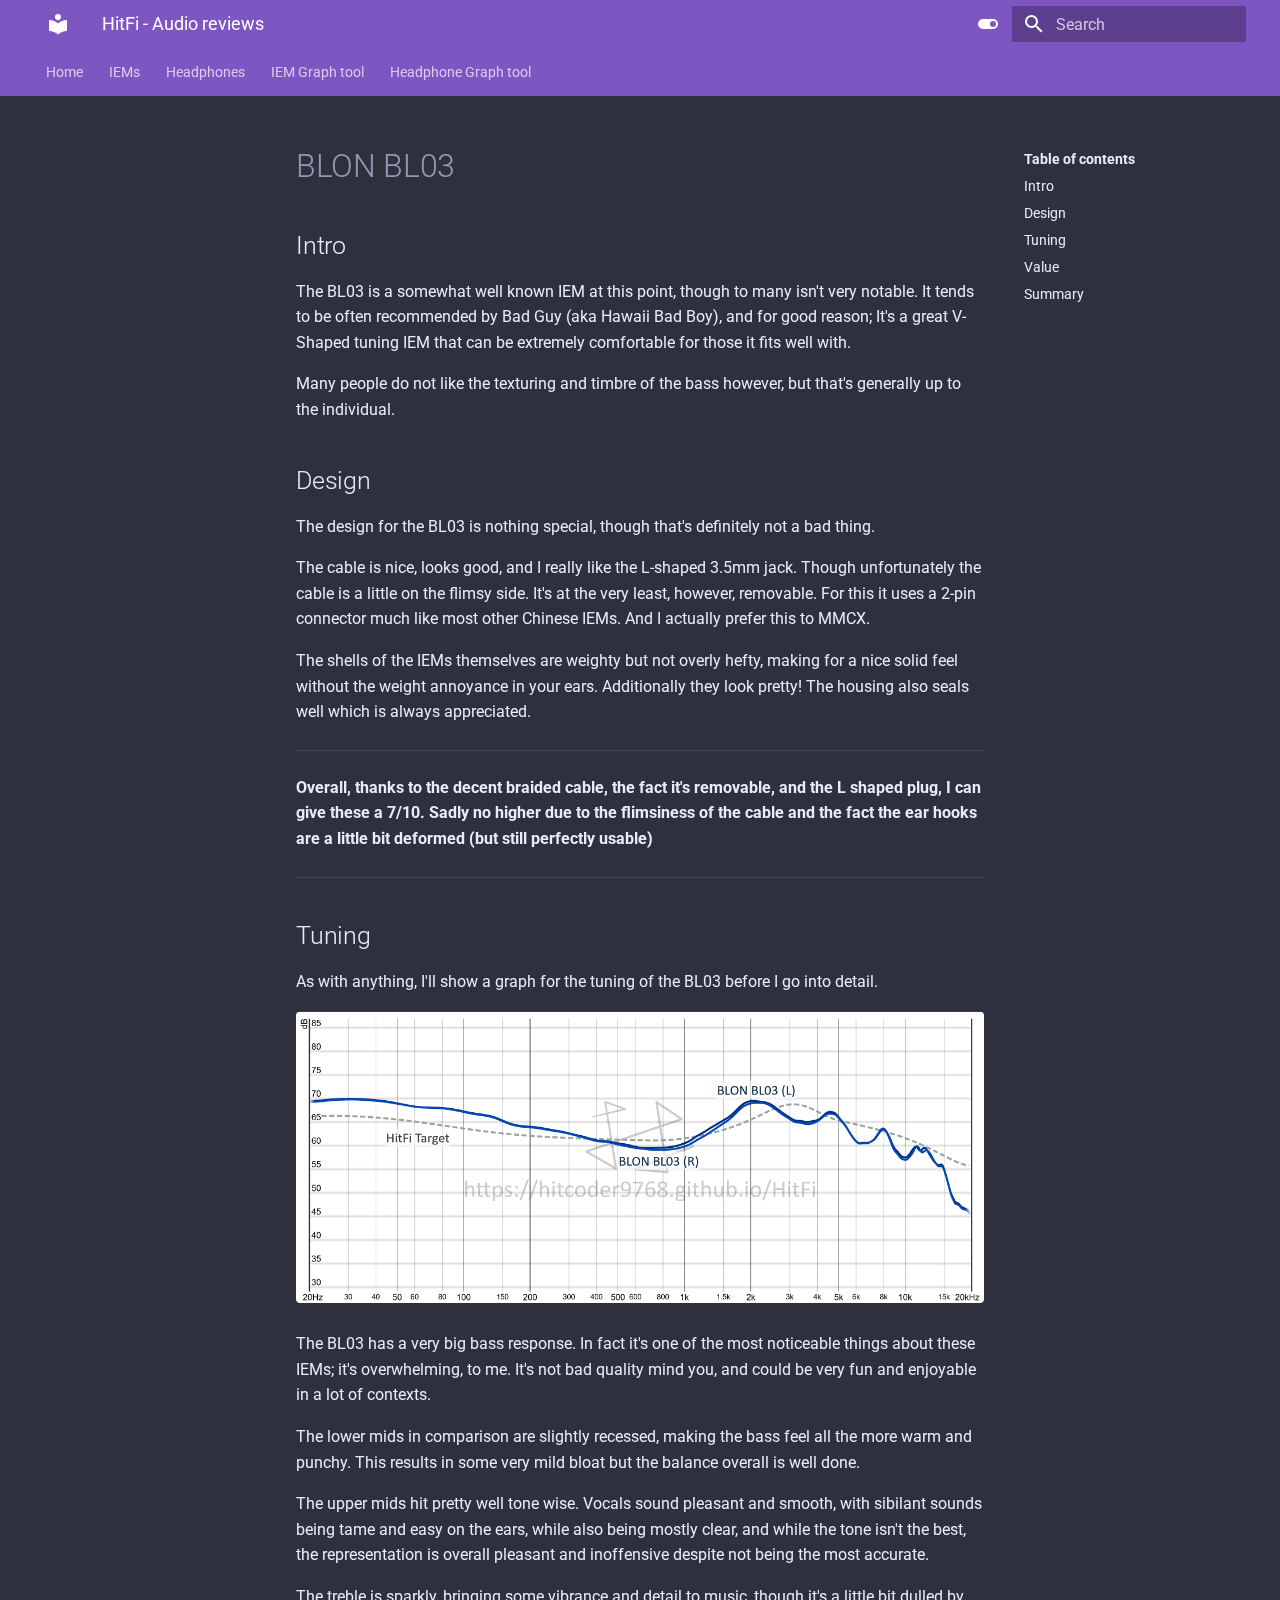
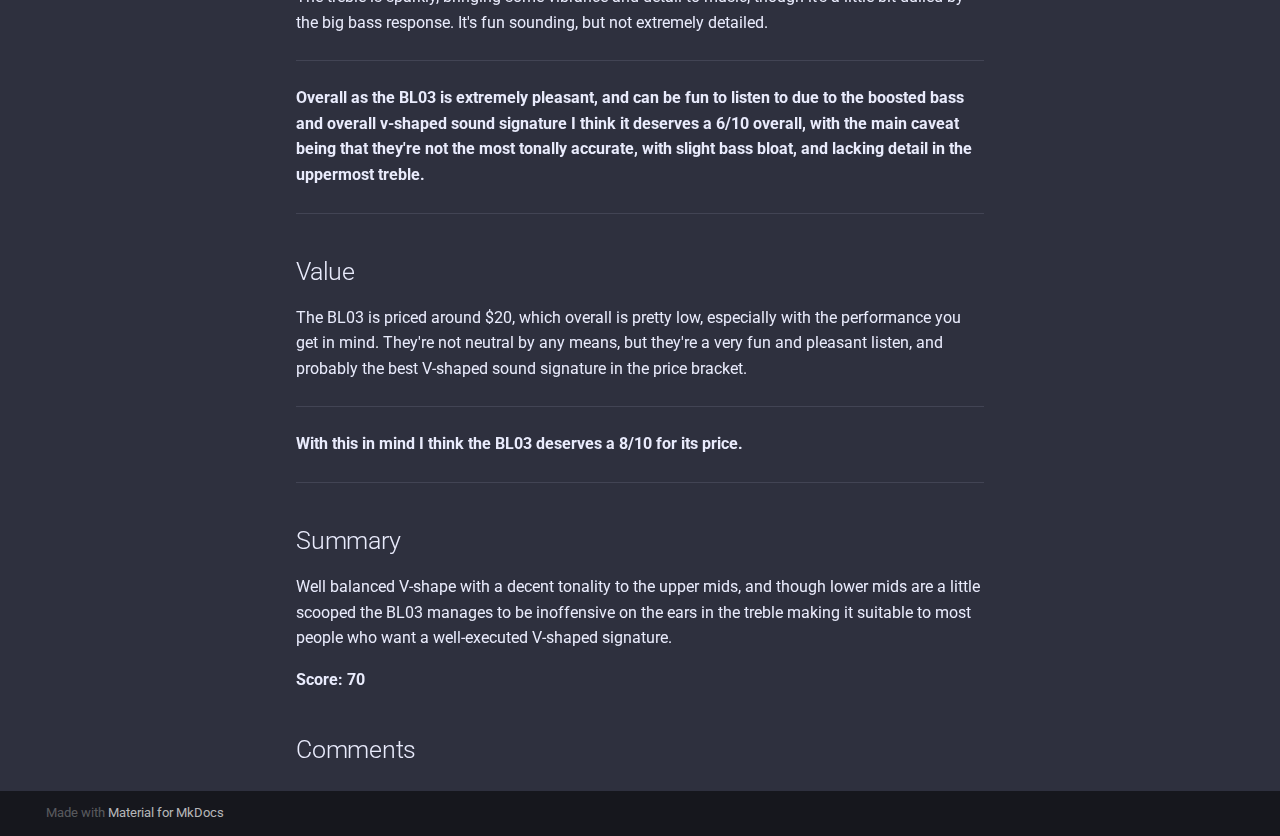
<file: IEMs/blon-bl03/index.html>
<!doctype html>
<html lang="en" class="no-js">
  <head>
    
      <meta charset="utf-8">
      <meta name="viewport" content="width=device-width,initial-scale=1">
      
      
      
      
        <link rel="canonical" href="https://hitcoder9768.github.io/HitFi/IEMs/blon-bl03/">
      
      <link rel="icon" href="../../assets/images/favicon.png">
      <meta name="generator" content="mkdocs-1.2.2, mkdocs-material-7.2.4">
    
    
      
        <title>BLON BL03 - HitFi - Audio reviews</title>
      
    
    
      <link rel="stylesheet" href="../../assets/stylesheets/main.f7f47774.min.css">
      
        
        <link rel="stylesheet" href="../../assets/stylesheets/palette.3f5d1f46.min.css">
        
      
    
    
    
      
        
        <link rel="preconnect" href="https://fonts.gstatic.com" crossorigin>
        <link rel="stylesheet" href="https://fonts.googleapis.com/css?family=Roboto:300,400,400i,700%7CRoboto+Mono&display=fallback">
        <style>:root{--md-text-font-family:"Roboto";--md-code-font-family:"Roboto Mono"}</style>
      
    
    
    
      <link rel="stylesheet" href="../../styles/extra.css">
    
    
      


    
    
  </head>
  
  
    
    
      
    
    
    
    
    <body dir="ltr" data-md-color-scheme="slate" data-md-color-primary="deep-purple" data-md-color-accent="yellow">
  
    
    <script>function __prefix(e){return new URL("../..",location).pathname+"."+e}function __get(e,t=localStorage){return JSON.parse(t.getItem(__prefix(e)))}</script>
    
      <script>var palette=__get("__palette");if(null!==palette&&"object"==typeof palette.color)for(var key in palette.color)document.body.setAttribute("data-md-color-"+key,palette.color[key])</script>
    
    <input class="md-toggle" data-md-toggle="drawer" type="checkbox" id="__drawer" autocomplete="off">
    <input class="md-toggle" data-md-toggle="search" type="checkbox" id="__search" autocomplete="off">
    <label class="md-overlay" for="__drawer"></label>
    <div data-md-component="skip">
      
        
        <a href="#blon-bl03" class="md-skip">
          Skip to content
        </a>
      
    </div>
    <div data-md-component="announce">
      
    </div>
    
      <header class="md-header" data-md-component="header">
  <nav class="md-header__inner md-grid" aria-label="Header">
    <a href="../.." title="HitFi - Audio reviews" class="md-header__button md-logo" aria-label="HitFi - Audio reviews" data-md-component="logo">
      
  
  <svg xmlns="http://www.w3.org/2000/svg" viewBox="0 0 24 24"><path d="M12 8a3 3 0 0 0 3-3 3 3 0 0 0-3-3 3 3 0 0 0-3 3 3 3 0 0 0 3 3m0 3.54C9.64 9.35 6.5 8 3 8v11c3.5 0 6.64 1.35 9 3.54 2.36-2.19 5.5-3.54 9-3.54V8c-3.5 0-6.64 1.35-9 3.54z"/></svg>

    </a>
    <label class="md-header__button md-icon" for="__drawer">
      <svg xmlns="http://www.w3.org/2000/svg" viewBox="0 0 24 24"><path d="M3 6h18v2H3V6m0 5h18v2H3v-2m0 5h18v2H3v-2z"/></svg>
    </label>
    <div class="md-header__title" data-md-component="header-title">
      <div class="md-header__ellipsis">
        <div class="md-header__topic">
          <span class="md-ellipsis">
            HitFi - Audio reviews
          </span>
        </div>
        <div class="md-header__topic" data-md-component="header-topic">
          <span class="md-ellipsis">
            
              BLON BL03
            
          </span>
        </div>
      </div>
    </div>
    
      <form class="md-header__option" data-md-component="palette">
        
          
          
          <input class="md-option" data-md-color-media="" data-md-color-scheme="slate" data-md-color-primary="deep-purple" data-md-color-accent="yellow"  aria-label="Switch to light mode"  type="radio" name="__palette" id="__palette_1">
          
            <label class="md-header__button md-icon" title="Switch to light mode" for="__palette_2" hidden>
              <svg xmlns="http://www.w3.org/2000/svg" viewBox="0 0 24 24"><path d="M17 7H7a5 5 0 0 0-5 5 5 5 0 0 0 5 5h10a5 5 0 0 0 5-5 5 5 0 0 0-5-5m0 8a3 3 0 0 1-3-3 3 3 0 0 1 3-3 3 3 0 0 1 3 3 3 3 0 0 1-3 3z"/></svg>
            </label>
          
        
          
          
          <input class="md-option" data-md-color-media="" data-md-color-scheme="default" data-md-color-primary="deep-purple" data-md-color-accent="deep-orange"  aria-label="Switch to dark mode"  type="radio" name="__palette" id="__palette_2">
          
            <label class="md-header__button md-icon" title="Switch to dark mode" for="__palette_1" hidden>
              <svg xmlns="http://www.w3.org/2000/svg" viewBox="0 0 24 24"><path d="M7 10a2 2 0 0 1 2 2 2 2 0 0 1-2 2 2 2 0 0 1-2-2 2 2 0 0 1 2-2m10-3a5 5 0 0 1 5 5 5 5 0 0 1-5 5H7a5 5 0 0 1-5-5 5 5 0 0 1 5-5h10M7 9a3 3 0 0 0-3 3 3 3 0 0 0 3 3h10a3 3 0 0 0 3-3 3 3 0 0 0-3-3H7z"/></svg>
            </label>
          
        
      </form>
    
    
    
      <label class="md-header__button md-icon" for="__search">
        <svg xmlns="http://www.w3.org/2000/svg" viewBox="0 0 24 24"><path d="M9.5 3A6.5 6.5 0 0 1 16 9.5c0 1.61-.59 3.09-1.56 4.23l.27.27h.79l5 5-1.5 1.5-5-5v-.79l-.27-.27A6.516 6.516 0 0 1 9.5 16 6.5 6.5 0 0 1 3 9.5 6.5 6.5 0 0 1 9.5 3m0 2C7 5 5 7 5 9.5S7 14 9.5 14 14 12 14 9.5 12 5 9.5 5z"/></svg>
      </label>
      
<div class="md-search" data-md-component="search" role="dialog">
  <label class="md-search__overlay" for="__search"></label>
  <div class="md-search__inner" role="search">
    <form class="md-search__form" name="search">
      <input type="text" class="md-search__input" name="query" aria-label="Search" placeholder="Search" autocapitalize="off" autocorrect="off" autocomplete="off" spellcheck="false" data-md-component="search-query" required>
      <label class="md-search__icon md-icon" for="__search">
        <svg xmlns="http://www.w3.org/2000/svg" viewBox="0 0 24 24"><path d="M9.5 3A6.5 6.5 0 0 1 16 9.5c0 1.61-.59 3.09-1.56 4.23l.27.27h.79l5 5-1.5 1.5-5-5v-.79l-.27-.27A6.516 6.516 0 0 1 9.5 16 6.5 6.5 0 0 1 3 9.5 6.5 6.5 0 0 1 9.5 3m0 2C7 5 5 7 5 9.5S7 14 9.5 14 14 12 14 9.5 12 5 9.5 5z"/></svg>
        <svg xmlns="http://www.w3.org/2000/svg" viewBox="0 0 24 24"><path d="M20 11v2H8l5.5 5.5-1.42 1.42L4.16 12l7.92-7.92L13.5 5.5 8 11h12z"/></svg>
      </label>
      <nav class="md-search__options" aria-label="Search">
        
        <button type="reset" class="md-search__icon md-icon" aria-label="Clear" tabindex="-1">
          <svg xmlns="http://www.w3.org/2000/svg" viewBox="0 0 24 24"><path d="M19 6.41 17.59 5 12 10.59 6.41 5 5 6.41 10.59 12 5 17.59 6.41 19 12 13.41 17.59 19 19 17.59 13.41 12 19 6.41z"/></svg>
        </button>
      </nav>
      
    </form>
    <div class="md-search__output">
      <div class="md-search__scrollwrap" data-md-scrollfix>
        <div class="md-search-result" data-md-component="search-result">
          <div class="md-search-result__meta">
            Initializing search
          </div>
          <ol class="md-search-result__list"></ol>
        </div>
      </div>
    </div>
  </div>
</div>
    
    
  </nav>
</header>
    
    <div class="md-container" data-md-component="container">
      
      
        
          
<nav class="md-tabs" aria-label="Tabs" data-md-component="tabs">
  <div class="md-tabs__inner md-grid">
    <ul class="md-tabs__list">
      
        
  
  


  
  
  
    <li class="md-tabs__item">
      <a href="../.." class="md-tabs__link">
        Home
      </a>
    </li>
  

      
        
  
  


  <li class="md-tabs__item">
    <a href="../" class="md-tabs__link">
      IEMs
    </a>
  </li>

      
        
  
  


  <li class="md-tabs__item">
    <a href="../../Headphones/" class="md-tabs__link">
      Headphones
    </a>
  </li>

      
        
  
  


  <li class="md-tabs__item">
    <a href="https://hitcoder9768.github.io/CrinGraph/graph.html" class="md-tabs__link">
      IEM Graph tool
    </a>
  </li>

      
        
  
  


  <li class="md-tabs__item">
    <a href="https://hitcoder9768.github.io/CrinGraph/graph_hp.html" class="md-tabs__link">
      Headphone Graph tool
    </a>
  </li>

      
    </ul>
  </div>
</nav>
        
      
      <main class="md-main" data-md-component="main">
        <div class="md-main__inner md-grid">
          
            
              
              <div class="md-sidebar md-sidebar--primary" data-md-component="sidebar" data-md-type="navigation" >
                <div class="md-sidebar__scrollwrap">
                  <div class="md-sidebar__inner">
                    

  


<nav class="md-nav md-nav--primary md-nav--lifted" aria-label="Navigation" data-md-level="0">
  <label class="md-nav__title" for="__drawer">
    <a href="../.." title="HitFi - Audio reviews" class="md-nav__button md-logo" aria-label="HitFi - Audio reviews" data-md-component="logo">
      
  
  <svg xmlns="http://www.w3.org/2000/svg" viewBox="0 0 24 24"><path d="M12 8a3 3 0 0 0 3-3 3 3 0 0 0-3-3 3 3 0 0 0-3 3 3 3 0 0 0 3 3m0 3.54C9.64 9.35 6.5 8 3 8v11c3.5 0 6.64 1.35 9 3.54 2.36-2.19 5.5-3.54 9-3.54V8c-3.5 0-6.64 1.35-9 3.54z"/></svg>

    </a>
    HitFi - Audio reviews
  </label>
  
  <ul class="md-nav__list" data-md-scrollfix>
    
      
      
      

  
  
  
    
    <li class="md-nav__item md-nav__item--nested">
      
      
        <input class="md-nav__toggle md-toggle" data-md-toggle="__nav_1" type="checkbox" id="__nav_1" >
      
      <label class="md-nav__link" for="__nav_1">
        Home
        <span class="md-nav__icon md-icon"></span>
      </label>
      <nav class="md-nav" aria-label="Home" data-md-level="1">
        <label class="md-nav__title" for="__nav_1">
          <span class="md-nav__icon md-icon"></span>
          Home
        </label>
        <ul class="md-nav__list" data-md-scrollfix>
          
            
  
  
  
    <li class="md-nav__item">
      <a href="../.." class="md-nav__link">
        Home
      </a>
    </li>
  

          
            
  
  
  
    
    <li class="md-nav__item md-nav__item--nested">
      
      
        <input class="md-nav__toggle md-toggle" data-md-toggle="__nav_1_2" type="checkbox" id="__nav_1_2" >
      
      <label class="md-nav__link" for="__nav_1_2">
        Blogs
        <span class="md-nav__icon md-icon"></span>
      </label>
      <nav class="md-nav" aria-label="Blogs" data-md-level="2">
        <label class="md-nav__title" for="__nav_1_2">
          <span class="md-nav__icon md-icon"></span>
          Blogs
        </label>
        <ul class="md-nav__list" data-md-scrollfix>
          
            
  
  
  
    <li class="md-nav__item">
      <a href="../../Blogs/15-10-21/" class="md-nav__link">
        Update to the HitFi target
      </a>
    </li>
  

          
        </ul>
      </nav>
    </li>
  

          
        </ul>
      </nav>
    </li>
  

    
      
      
      

  
  
  
    <li class="md-nav__item">
      <a href="../" class="md-nav__link">
        IEMs
      </a>
    </li>
  

    
      
      
      

  
  
  
    <li class="md-nav__item">
      <a href="../../Headphones/" class="md-nav__link">
        Headphones
      </a>
    </li>
  

    
      
      
      

  
  
  
    <li class="md-nav__item">
      <a href="https://hitcoder9768.github.io/CrinGraph/graph.html" class="md-nav__link">
        IEM Graph tool
      </a>
    </li>
  

    
      
      
      

  
  
  
    <li class="md-nav__item">
      <a href="https://hitcoder9768.github.io/CrinGraph/graph_hp.html" class="md-nav__link">
        Headphone Graph tool
      </a>
    </li>
  

    
  </ul>
</nav>
                  </div>
                </div>
              </div>
            
            
              
              <div class="md-sidebar md-sidebar--secondary" data-md-component="sidebar" data-md-type="toc" >
                <div class="md-sidebar__scrollwrap">
                  <div class="md-sidebar__inner">
                    
<nav class="md-nav md-nav--secondary" aria-label="Table of contents">
  
  
  
    
  
  
    <label class="md-nav__title" for="__toc">
      <span class="md-nav__icon md-icon"></span>
      Table of contents
    </label>
    <ul class="md-nav__list" data-md-component="toc" data-md-scrollfix>
      
        <li class="md-nav__item">
  <a href="#intro" class="md-nav__link">
    Intro
  </a>
  
</li>
      
        <li class="md-nav__item">
  <a href="#design" class="md-nav__link">
    Design
  </a>
  
</li>
      
        <li class="md-nav__item">
  <a href="#tuning" class="md-nav__link">
    Tuning
  </a>
  
</li>
      
        <li class="md-nav__item">
  <a href="#value" class="md-nav__link">
    Value
  </a>
  
</li>
      
        <li class="md-nav__item">
  <a href="#summary" class="md-nav__link">
    Summary
  </a>
  
</li>
      
    </ul>
  
</nav>
                  </div>
                </div>
              </div>
            
          
          <div class="md-content" data-md-component="content">
            <article class="md-content__inner md-typeset">
              
                
                
                <h1 id="blon-bl03">BLON BL03</h1>
<h2 id="intro">Intro</h2>
<p>The BL03 is a somewhat well known IEM at this point, though to many isn't very notable. It tends to be often recommended by Bad Guy (aka Hawaii Bad Boy), and for good reason; It's a great V-Shaped tuning IEM that can be extremely comfortable for those it fits well with.</p>
<p>Many people do not like the texturing and timbre of the bass however, but that's generally up to the individual.</p>
<h2 id="design">Design</h2>
<p>The design for the BL03 is nothing special, though that's definitely not a bad thing.</p>
<p>The cable is nice, looks good, and I really like the L-shaped 3.5mm jack. Though unfortunately the cable is a little on the flimsy side. It's at the very least, however, removable. For this it uses a 2-pin connector much like most other Chinese IEMs. And I actually prefer this to MMCX.</p>
<p>The shells of the IEMs themselves are weighty but not overly hefty, making for a nice solid feel without the weight annoyance in your ears. Additionally they look pretty! The housing also seals well which is always appreciated.</p>
<hr />
<p><strong>Overall, thanks to the decent braided cable, the fact it's removable, and the L shaped plug, I can give these a 7/10. Sadly no higher due to the flimsiness of the cable and the fact the ear hooks are a little bit deformed (but still perfectly usable)</strong></p>
<hr />
<h2 id="tuning">Tuning</h2>
<p>As with anything, I'll show a graph for the tuning of the BL03 before I go into detail.</p>
<p><img alt="BL03 Graph" src="../../img/graphs/blon-bl03.png" /></p>
<p>The BL03 has a very big bass response. In fact it's one of the most noticeable things about these IEMs; it's overwhelming, to me. It's not bad quality mind you, and could be very fun and enjoyable in a lot of contexts.</p>
<p>The lower mids in comparison are slightly recessed, making the bass feel all the more warm and punchy. This results in some very mild bloat but the balance overall is well done.</p>
<p>The upper mids hit pretty well tone wise. Vocals sound pleasant and smooth, with sibilant sounds being tame and easy on the ears, while also being mostly clear, and while the tone isn't the best, the representation is overall pleasant and inoffensive despite not being the most accurate.</p>
<p>The treble is sparkly, bringing some vibrance and detail to music, though it's a little bit dulled by the big bass response. It's fun sounding, but not extremely detailed.</p>
<hr />
<p><strong>Overall as the BL03 is extremely pleasant, and can be fun to listen to due to the boosted bass and overall v-shaped sound signature I think it deserves a 6/10 overall, with the main caveat being that they're not the most tonally accurate, with slight bass bloat, and lacking detail in the uppermost treble.</strong></p>
<hr />
<h2 id="value">Value</h2>
<p>The BL03 is priced around $20, which overall is pretty low, especially with the performance you get in mind. They're not neutral by any means, but they're a very fun and pleasant listen, and probably the best V-shaped sound signature in the price bracket.</p>
<hr />
<p><strong>With this in mind I think the BL03 deserves a 8/10 for its price.</strong></p>
<hr />
<h2 id="summary">Summary</h2>
<p>Well balanced V-shape with a decent tonality to the upper mids, and though lower mids are a little scooped the BL03 manages to be inoffensive on the ears in the treble making it suitable to most people who want a well-executed V-shaped signature.</p>
<p><strong>Score: 70</strong></p>
                
                  
                
              
              
                

  


  <h2 id="__comments">Comments</h2>
  <div id="disqus_thread"></div>
  <script>var disqus_config=function(){this.page.url="https://hitcoder9768.github.io/HitFi/IEMs/blon-bl03/",this.page.identifier="IEMs/blon-bl03/"};window.addEventListener("load",function(){var e=document,i=e.createElement("script");i.src="//hitfi.disqus.com/embed.js",i.setAttribute("data-timestamp",+new Date),(e.head||e.body).appendChild(i)})</script>

              
            </article>
          </div>
        </div>
        
      </main>
      
        
<footer class="md-footer">
  
  <div class="md-footer-meta md-typeset">
    <div class="md-footer-meta__inner md-grid">
      <div class="md-footer-copyright">
        
        Made with
        <a href="https://squidfunk.github.io/mkdocs-material/" target="_blank" rel="noopener">
          Material for MkDocs
        </a>
        
      </div>
      
    </div>
  </div>
</footer>
      
    </div>
    <div class="md-dialog" data-md-component="dialog">
      <div class="md-dialog__inner md-typeset"></div>
    </div>
    <script id="__config" type="application/json">{"base": "../..", "features": ["navigation.tabs"], "translations": {"clipboard.copy": "Copy to clipboard", "clipboard.copied": "Copied to clipboard", "search.config.lang": "en", "search.config.pipeline": "trimmer, stopWordFilter", "search.config.separator": "[\\s\\-]+", "search.placeholder": "Search", "search.result.placeholder": "Type to start searching", "search.result.none": "No matching documents", "search.result.one": "1 matching document", "search.result.other": "# matching documents", "search.result.more.one": "1 more on this page", "search.result.more.other": "# more on this page", "search.result.term.missing": "Missing", "select.version.title": "Select version"}, "search": "../../assets/javascripts/workers/search.709b4209.min.js", "version": null}</script>
    
    
      <script src="../../assets/javascripts/bundle.febc23d1.min.js"></script>
      
    
  </body>
</html>
</file>
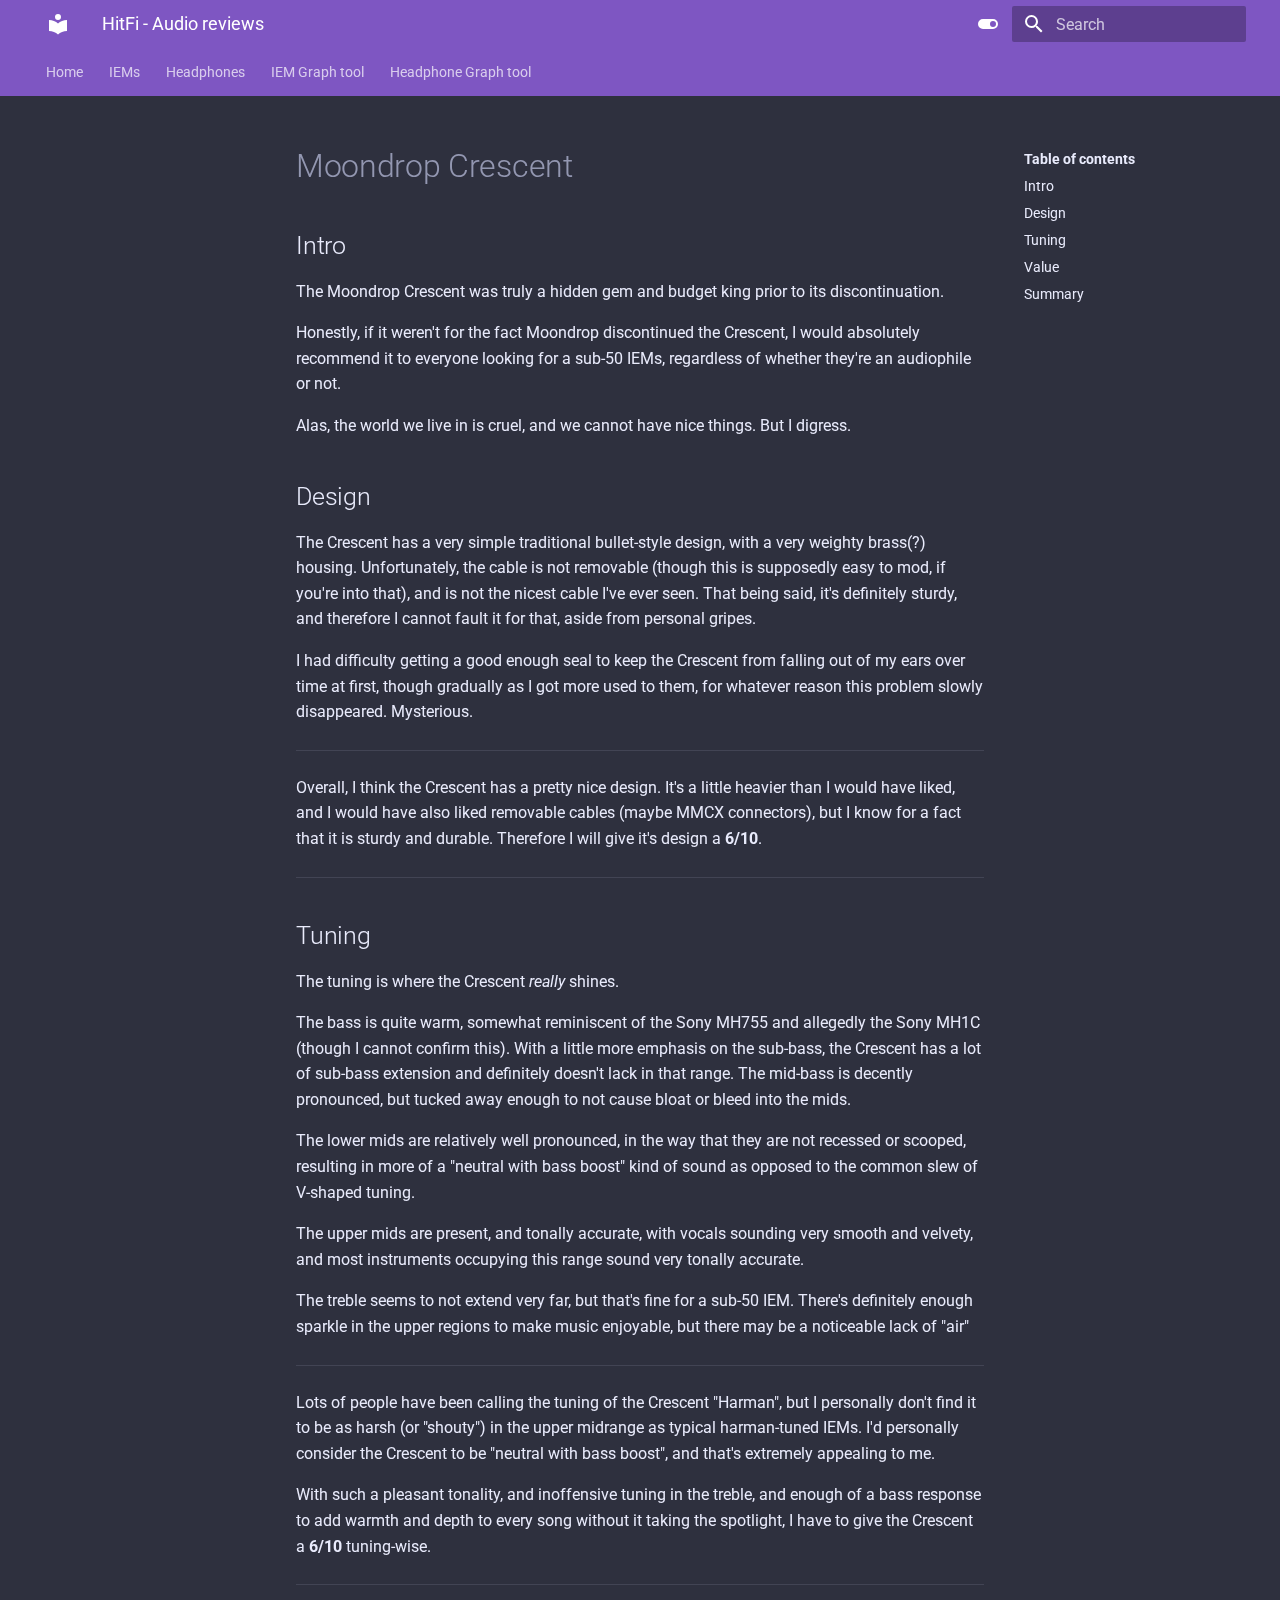
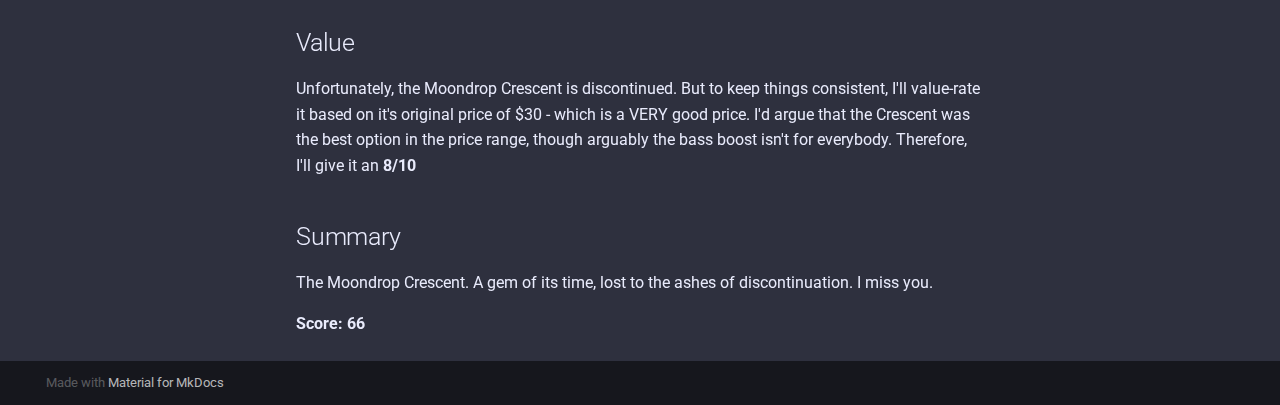
<file: IEMs/crescent/index.html>
<!doctype html>
<html lang="en" class="no-js">
  <head>
    
      <meta charset="utf-8">
      <meta name="viewport" content="width=device-width,initial-scale=1">
      
      
      
      
        <link rel="canonical" href="https://hitcoder9768.github.io/HitFi/IEMs/crescent/">
      
      <link rel="icon" href="../../assets/images/favicon.png">
      <meta name="generator" content="mkdocs-1.2.2, mkdocs-material-7.2.4">
    
    
      
        <title>Moondrop Crescent - HitFi - Audio reviews</title>
      
    
    
      <link rel="stylesheet" href="../../assets/stylesheets/main.f7f47774.min.css">
      
        
        <link rel="stylesheet" href="../../assets/stylesheets/palette.3f5d1f46.min.css">
        
      
    
    
    
      
        
        <link rel="preconnect" href="https://fonts.gstatic.com" crossorigin>
        <link rel="stylesheet" href="https://fonts.googleapis.com/css?family=Roboto:300,400,400i,700%7CRoboto+Mono&display=fallback">
        <style>:root{--md-text-font-family:"Roboto";--md-code-font-family:"Roboto Mono"}</style>
      
    
    
    
      <link rel="stylesheet" href="../../styles/extra.css">
    
    
      


    
    
  </head>
  
  
    
    
      
    
    
    
    
    <body dir="ltr" data-md-color-scheme="slate" data-md-color-primary="deep-purple" data-md-color-accent="yellow">
  
    
    <script>function __prefix(e){return new URL("../..",location).pathname+"."+e}function __get(e,t=localStorage){return JSON.parse(t.getItem(__prefix(e)))}</script>
    
      <script>var palette=__get("__palette");if(null!==palette&&"object"==typeof palette.color)for(var key in palette.color)document.body.setAttribute("data-md-color-"+key,palette.color[key])</script>
    
    <input class="md-toggle" data-md-toggle="drawer" type="checkbox" id="__drawer" autocomplete="off">
    <input class="md-toggle" data-md-toggle="search" type="checkbox" id="__search" autocomplete="off">
    <label class="md-overlay" for="__drawer"></label>
    <div data-md-component="skip">
      
        
        <a href="#moondrop-crescent" class="md-skip">
          Skip to content
        </a>
      
    </div>
    <div data-md-component="announce">
      
    </div>
    
      <header class="md-header" data-md-component="header">
  <nav class="md-header__inner md-grid" aria-label="Header">
    <a href="../.." title="HitFi - Audio reviews" class="md-header__button md-logo" aria-label="HitFi - Audio reviews" data-md-component="logo">
      
  
  <svg xmlns="http://www.w3.org/2000/svg" viewBox="0 0 24 24"><path d="M12 8a3 3 0 0 0 3-3 3 3 0 0 0-3-3 3 3 0 0 0-3 3 3 3 0 0 0 3 3m0 3.54C9.64 9.35 6.5 8 3 8v11c3.5 0 6.64 1.35 9 3.54 2.36-2.19 5.5-3.54 9-3.54V8c-3.5 0-6.64 1.35-9 3.54z"/></svg>

    </a>
    <label class="md-header__button md-icon" for="__drawer">
      <svg xmlns="http://www.w3.org/2000/svg" viewBox="0 0 24 24"><path d="M3 6h18v2H3V6m0 5h18v2H3v-2m0 5h18v2H3v-2z"/></svg>
    </label>
    <div class="md-header__title" data-md-component="header-title">
      <div class="md-header__ellipsis">
        <div class="md-header__topic">
          <span class="md-ellipsis">
            HitFi - Audio reviews
          </span>
        </div>
        <div class="md-header__topic" data-md-component="header-topic">
          <span class="md-ellipsis">
            
              Moondrop Crescent
            
          </span>
        </div>
      </div>
    </div>
    
      <form class="md-header__option" data-md-component="palette">
        
          
          
          <input class="md-option" data-md-color-media="" data-md-color-scheme="slate" data-md-color-primary="deep-purple" data-md-color-accent="yellow"  aria-label="Switch to light mode"  type="radio" name="__palette" id="__palette_1">
          
            <label class="md-header__button md-icon" title="Switch to light mode" for="__palette_2" hidden>
              <svg xmlns="http://www.w3.org/2000/svg" viewBox="0 0 24 24"><path d="M17 7H7a5 5 0 0 0-5 5 5 5 0 0 0 5 5h10a5 5 0 0 0 5-5 5 5 0 0 0-5-5m0 8a3 3 0 0 1-3-3 3 3 0 0 1 3-3 3 3 0 0 1 3 3 3 3 0 0 1-3 3z"/></svg>
            </label>
          
        
          
          
          <input class="md-option" data-md-color-media="" data-md-color-scheme="default" data-md-color-primary="deep-purple" data-md-color-accent="deep-orange"  aria-label="Switch to dark mode"  type="radio" name="__palette" id="__palette_2">
          
            <label class="md-header__button md-icon" title="Switch to dark mode" for="__palette_1" hidden>
              <svg xmlns="http://www.w3.org/2000/svg" viewBox="0 0 24 24"><path d="M7 10a2 2 0 0 1 2 2 2 2 0 0 1-2 2 2 2 0 0 1-2-2 2 2 0 0 1 2-2m10-3a5 5 0 0 1 5 5 5 5 0 0 1-5 5H7a5 5 0 0 1-5-5 5 5 0 0 1 5-5h10M7 9a3 3 0 0 0-3 3 3 3 0 0 0 3 3h10a3 3 0 0 0 3-3 3 3 0 0 0-3-3H7z"/></svg>
            </label>
          
        
      </form>
    
    
    
      <label class="md-header__button md-icon" for="__search">
        <svg xmlns="http://www.w3.org/2000/svg" viewBox="0 0 24 24"><path d="M9.5 3A6.5 6.5 0 0 1 16 9.5c0 1.61-.59 3.09-1.56 4.23l.27.27h.79l5 5-1.5 1.5-5-5v-.79l-.27-.27A6.516 6.516 0 0 1 9.5 16 6.5 6.5 0 0 1 3 9.5 6.5 6.5 0 0 1 9.5 3m0 2C7 5 5 7 5 9.5S7 14 9.5 14 14 12 14 9.5 12 5 9.5 5z"/></svg>
      </label>
      
<div class="md-search" data-md-component="search" role="dialog">
  <label class="md-search__overlay" for="__search"></label>
  <div class="md-search__inner" role="search">
    <form class="md-search__form" name="search">
      <input type="text" class="md-search__input" name="query" aria-label="Search" placeholder="Search" autocapitalize="off" autocorrect="off" autocomplete="off" spellcheck="false" data-md-component="search-query" required>
      <label class="md-search__icon md-icon" for="__search">
        <svg xmlns="http://www.w3.org/2000/svg" viewBox="0 0 24 24"><path d="M9.5 3A6.5 6.5 0 0 1 16 9.5c0 1.61-.59 3.09-1.56 4.23l.27.27h.79l5 5-1.5 1.5-5-5v-.79l-.27-.27A6.516 6.516 0 0 1 9.5 16 6.5 6.5 0 0 1 3 9.5 6.5 6.5 0 0 1 9.5 3m0 2C7 5 5 7 5 9.5S7 14 9.5 14 14 12 14 9.5 12 5 9.5 5z"/></svg>
        <svg xmlns="http://www.w3.org/2000/svg" viewBox="0 0 24 24"><path d="M20 11v2H8l5.5 5.5-1.42 1.42L4.16 12l7.92-7.92L13.5 5.5 8 11h12z"/></svg>
      </label>
      <nav class="md-search__options" aria-label="Search">
        
        <button type="reset" class="md-search__icon md-icon" aria-label="Clear" tabindex="-1">
          <svg xmlns="http://www.w3.org/2000/svg" viewBox="0 0 24 24"><path d="M19 6.41 17.59 5 12 10.59 6.41 5 5 6.41 10.59 12 5 17.59 6.41 19 12 13.41 17.59 19 19 17.59 13.41 12 19 6.41z"/></svg>
        </button>
      </nav>
      
    </form>
    <div class="md-search__output">
      <div class="md-search__scrollwrap" data-md-scrollfix>
        <div class="md-search-result" data-md-component="search-result">
          <div class="md-search-result__meta">
            Initializing search
          </div>
          <ol class="md-search-result__list"></ol>
        </div>
      </div>
    </div>
  </div>
</div>
    
    
  </nav>
</header>
    
    <div class="md-container" data-md-component="container">
      
      
        
          
<nav class="md-tabs" aria-label="Tabs" data-md-component="tabs">
  <div class="md-tabs__inner md-grid">
    <ul class="md-tabs__list">
      
        
  
  


  
  
  
    <li class="md-tabs__item">
      <a href="../.." class="md-tabs__link">
        Home
      </a>
    </li>
  

      
        
  
  


  <li class="md-tabs__item">
    <a href="../" class="md-tabs__link">
      IEMs
    </a>
  </li>

      
        
  
  


  <li class="md-tabs__item">
    <a href="../../Headphones/" class="md-tabs__link">
      Headphones
    </a>
  </li>

      
        
  
  


  <li class="md-tabs__item">
    <a href="https://hitcoder9768.github.io/CrinGraph/graph.html" class="md-tabs__link">
      IEM Graph tool
    </a>
  </li>

      
        
  
  


  <li class="md-tabs__item">
    <a href="https://hitcoder9768.github.io/CrinGraph/graph_hp.html" class="md-tabs__link">
      Headphone Graph tool
    </a>
  </li>

      
    </ul>
  </div>
</nav>
        
      
      <main class="md-main" data-md-component="main">
        <div class="md-main__inner md-grid">
          
            
              
              <div class="md-sidebar md-sidebar--primary" data-md-component="sidebar" data-md-type="navigation" >
                <div class="md-sidebar__scrollwrap">
                  <div class="md-sidebar__inner">
                    

  


<nav class="md-nav md-nav--primary md-nav--lifted" aria-label="Navigation" data-md-level="0">
  <label class="md-nav__title" for="__drawer">
    <a href="../.." title="HitFi - Audio reviews" class="md-nav__button md-logo" aria-label="HitFi - Audio reviews" data-md-component="logo">
      
  
  <svg xmlns="http://www.w3.org/2000/svg" viewBox="0 0 24 24"><path d="M12 8a3 3 0 0 0 3-3 3 3 0 0 0-3-3 3 3 0 0 0-3 3 3 3 0 0 0 3 3m0 3.54C9.64 9.35 6.5 8 3 8v11c3.5 0 6.64 1.35 9 3.54 2.36-2.19 5.5-3.54 9-3.54V8c-3.5 0-6.64 1.35-9 3.54z"/></svg>

    </a>
    HitFi - Audio reviews
  </label>
  
  <ul class="md-nav__list" data-md-scrollfix>
    
      
      
      

  
  
  
    
    <li class="md-nav__item md-nav__item--nested">
      
      
        <input class="md-nav__toggle md-toggle" data-md-toggle="__nav_1" type="checkbox" id="__nav_1" >
      
      <label class="md-nav__link" for="__nav_1">
        Home
        <span class="md-nav__icon md-icon"></span>
      </label>
      <nav class="md-nav" aria-label="Home" data-md-level="1">
        <label class="md-nav__title" for="__nav_1">
          <span class="md-nav__icon md-icon"></span>
          Home
        </label>
        <ul class="md-nav__list" data-md-scrollfix>
          
            
  
  
  
    <li class="md-nav__item">
      <a href="../.." class="md-nav__link">
        Home
      </a>
    </li>
  

          
            
  
  
  
    
    <li class="md-nav__item md-nav__item--nested">
      
      
        <input class="md-nav__toggle md-toggle" data-md-toggle="__nav_1_2" type="checkbox" id="__nav_1_2" >
      
      <label class="md-nav__link" for="__nav_1_2">
        Blogs
        <span class="md-nav__icon md-icon"></span>
      </label>
      <nav class="md-nav" aria-label="Blogs" data-md-level="2">
        <label class="md-nav__title" for="__nav_1_2">
          <span class="md-nav__icon md-icon"></span>
          Blogs
        </label>
        <ul class="md-nav__list" data-md-scrollfix>
          
            
  
  
  
    <li class="md-nav__item">
      <a href="../../Blogs/15-10-21/" class="md-nav__link">
        Update to the HitFi target
      </a>
    </li>
  

          
        </ul>
      </nav>
    </li>
  

          
        </ul>
      </nav>
    </li>
  

    
      
      
      

  
  
  
    <li class="md-nav__item">
      <a href="../" class="md-nav__link">
        IEMs
      </a>
    </li>
  

    
      
      
      

  
  
  
    <li class="md-nav__item">
      <a href="../../Headphones/" class="md-nav__link">
        Headphones
      </a>
    </li>
  

    
      
      
      

  
  
  
    <li class="md-nav__item">
      <a href="https://hitcoder9768.github.io/CrinGraph/graph.html" class="md-nav__link">
        IEM Graph tool
      </a>
    </li>
  

    
      
      
      

  
  
  
    <li class="md-nav__item">
      <a href="https://hitcoder9768.github.io/CrinGraph/graph_hp.html" class="md-nav__link">
        Headphone Graph tool
      </a>
    </li>
  

    
  </ul>
</nav>
                  </div>
                </div>
              </div>
            
            
              
              <div class="md-sidebar md-sidebar--secondary" data-md-component="sidebar" data-md-type="toc" >
                <div class="md-sidebar__scrollwrap">
                  <div class="md-sidebar__inner">
                    
<nav class="md-nav md-nav--secondary" aria-label="Table of contents">
  
  
  
    
  
  
    <label class="md-nav__title" for="__toc">
      <span class="md-nav__icon md-icon"></span>
      Table of contents
    </label>
    <ul class="md-nav__list" data-md-component="toc" data-md-scrollfix>
      
        <li class="md-nav__item">
  <a href="#intro" class="md-nav__link">
    Intro
  </a>
  
</li>
      
        <li class="md-nav__item">
  <a href="#design" class="md-nav__link">
    Design
  </a>
  
</li>
      
        <li class="md-nav__item">
  <a href="#tuning" class="md-nav__link">
    Tuning
  </a>
  
</li>
      
        <li class="md-nav__item">
  <a href="#value" class="md-nav__link">
    Value
  </a>
  
</li>
      
        <li class="md-nav__item">
  <a href="#summary" class="md-nav__link">
    Summary
  </a>
  
</li>
      
    </ul>
  
</nav>
                  </div>
                </div>
              </div>
            
          
          <div class="md-content" data-md-component="content">
            <article class="md-content__inner md-typeset">
              
                
                
                <h1 id="moondrop-crescent">Moondrop Crescent</h1>
<h2 id="intro">Intro</h2>
<p>The Moondrop Crescent was truly a hidden gem and budget king prior to its discontinuation.</p>
<p>Honestly, if it weren't for the fact Moondrop discontinued the Crescent, I would absolutely recommend it to everyone looking for a sub-50 IEMs, regardless of whether they're an audiophile or not.</p>
<p>Alas, the world we live in is cruel, and we cannot have nice things. But I digress.</p>
<h2 id="design">Design</h2>
<p>The Crescent has a very simple traditional bullet-style design, with a very weighty brass(?) housing. Unfortunately, the cable is not removable (though this is supposedly easy to mod, if you're into that), and is not the nicest cable I've ever seen. That being said, it's definitely sturdy, and therefore I cannot fault it for that, aside from personal gripes.</p>
<p>I had difficulty getting a good enough seal to keep the Crescent from falling out of my ears over time at first, though gradually as I got more used to them, for whatever reason this problem slowly disappeared. Mysterious.</p>
<hr />
<p>Overall, I think the Crescent has a pretty nice design. It's a little heavier than I would have liked, and I would have also liked removable cables (maybe MMCX connectors), but I know for a fact that it is sturdy and durable. Therefore I will give it's design a <strong>6/10</strong>.</p>
<hr />
<h2 id="tuning">Tuning</h2>
<p>The tuning is where the Crescent <em>really</em> shines.</p>
<p>The bass is quite warm, somewhat reminiscent of the Sony MH755 and allegedly the Sony MH1C (though I cannot confirm this). With a little more emphasis on the sub-bass, the Crescent has a lot of sub-bass extension and definitely doesn't lack in that range. The mid-bass is decently pronounced, but tucked away enough to not cause bloat or bleed into the mids.</p>
<p>The lower mids are relatively well pronounced, in the way that they are not recessed or scooped, resulting in more of a "neutral with bass boost" kind of sound as opposed to the common slew of V-shaped tuning.</p>
<p>The upper mids are present, and tonally accurate, with vocals sounding very smooth and velvety, and most instruments occupying this range sound very tonally accurate.</p>
<p>The treble seems to not extend very far, but that's fine for a sub-50 IEM. There's definitely enough sparkle in the upper regions to make music enjoyable, but there may be a noticeable lack of "air"</p>
<hr />
<p>Lots of people have been calling the tuning of the Crescent "Harman", but I personally don't find it to be as harsh (or "shouty") in the upper midrange as typical harman-tuned IEMs. I'd personally consider the Crescent to be "neutral with bass boost", and that's extremely appealing to me.</p>
<p>With such a pleasant tonality, and inoffensive tuning in the treble, and enough of a bass response to add warmth and depth to every song without it taking the spotlight, I have to give the Crescent a <strong>6/10</strong> tuning-wise.</p>
<hr />
<h2 id="value">Value</h2>
<p>Unfortunately, the Moondrop Crescent is discontinued. But to keep things consistent, I'll value-rate it based on it's original price of $30 - which is a VERY good price. I'd argue that the Crescent was the best option in the price range, though arguably the bass boost isn't for everybody. Therefore, I'll give it an <strong>8/10</strong></p>
<h2 id="summary">Summary</h2>
<p>The Moondrop Crescent. A gem of its time, lost to the ashes of discontinuation. I miss you.</p>
<p><strong>Score: 66</strong></p>
                
              
              
                


              
            </article>
          </div>
        </div>
        
      </main>
      
        
<footer class="md-footer">
  
  <div class="md-footer-meta md-typeset">
    <div class="md-footer-meta__inner md-grid">
      <div class="md-footer-copyright">
        
        Made with
        <a href="https://squidfunk.github.io/mkdocs-material/" target="_blank" rel="noopener">
          Material for MkDocs
        </a>
        
      </div>
      
    </div>
  </div>
</footer>
      
    </div>
    <div class="md-dialog" data-md-component="dialog">
      <div class="md-dialog__inner md-typeset"></div>
    </div>
    <script id="__config" type="application/json">{"base": "../..", "features": ["navigation.tabs"], "translations": {"clipboard.copy": "Copy to clipboard", "clipboard.copied": "Copied to clipboard", "search.config.lang": "en", "search.config.pipeline": "trimmer, stopWordFilter", "search.config.separator": "[\\s\\-]+", "search.placeholder": "Search", "search.result.placeholder": "Type to start searching", "search.result.none": "No matching documents", "search.result.one": "1 matching document", "search.result.other": "# matching documents", "search.result.more.one": "1 more on this page", "search.result.more.other": "# more on this page", "search.result.term.missing": "Missing", "select.version.title": "Select version"}, "search": "../../assets/javascripts/workers/search.709b4209.min.js", "version": null}</script>
    
    
      <script src="../../assets/javascripts/bundle.febc23d1.min.js"></script>
      
    
  </body>
</html>
</file>
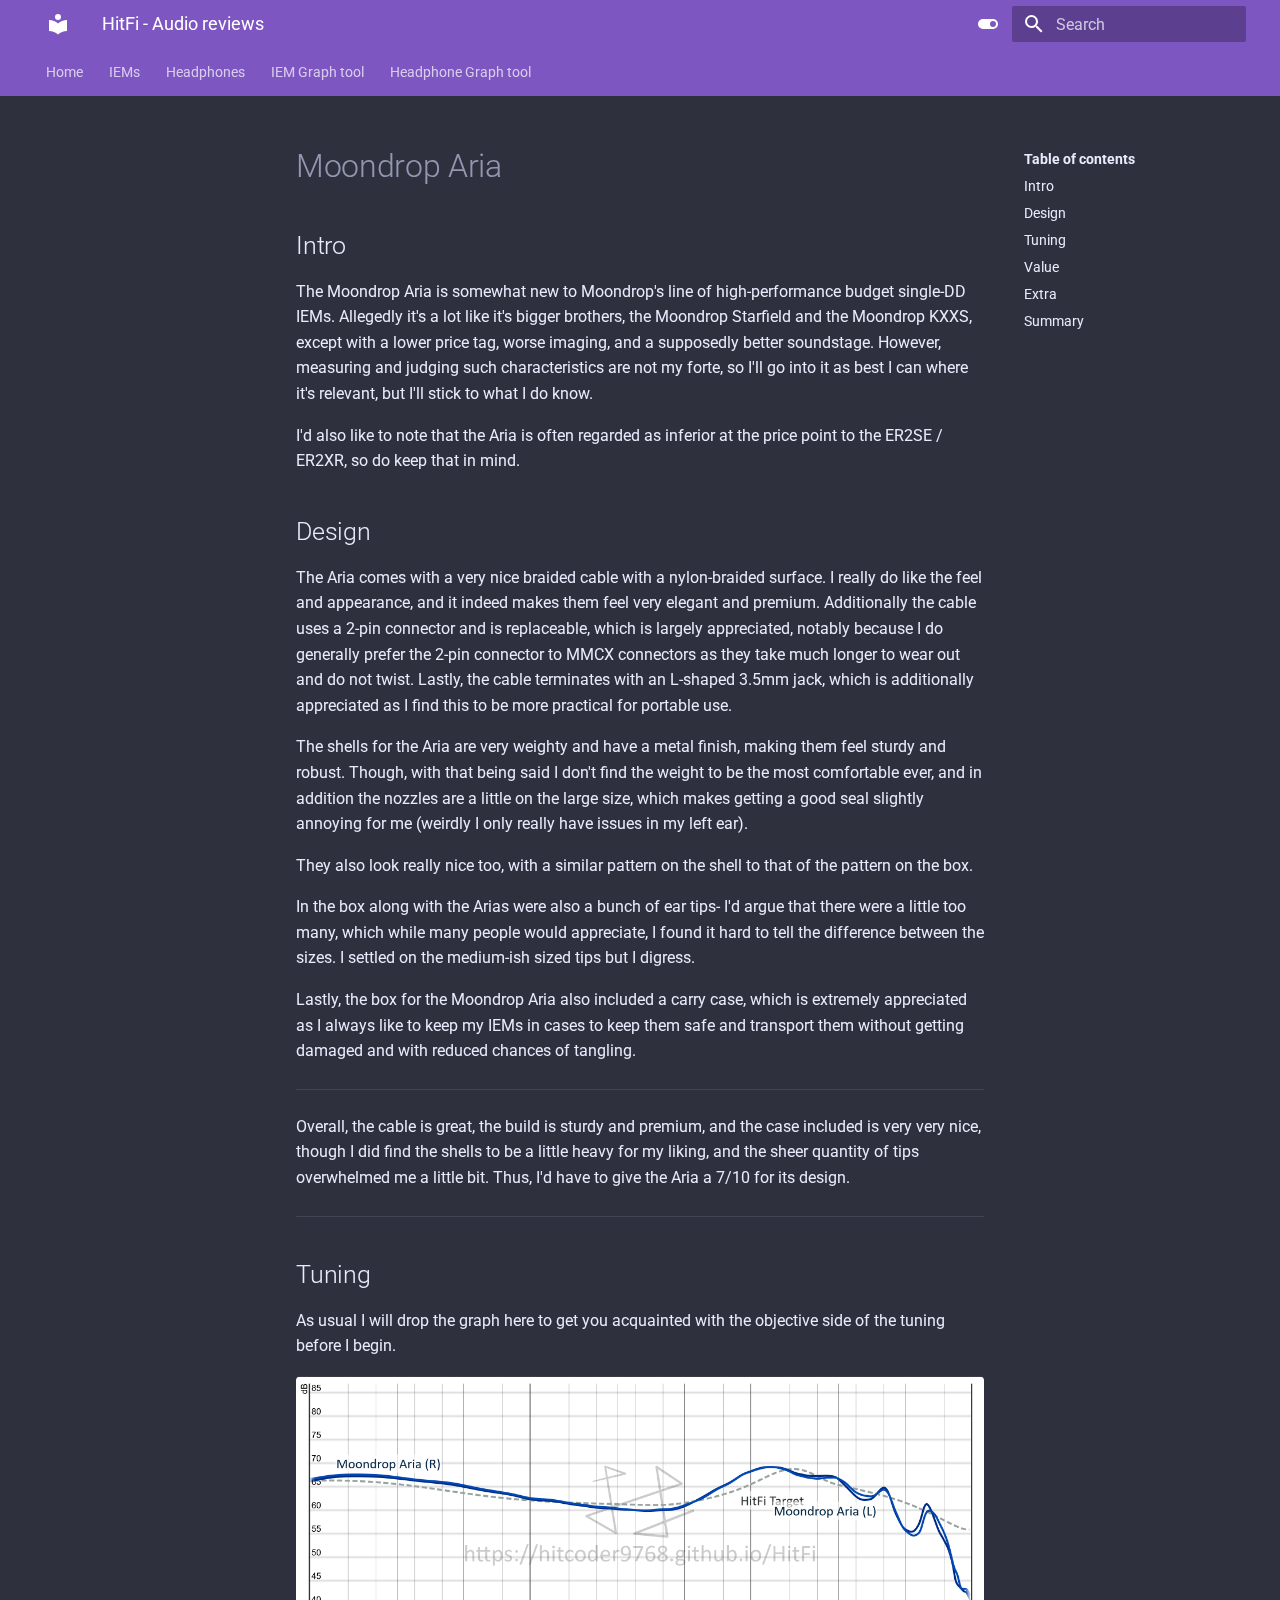
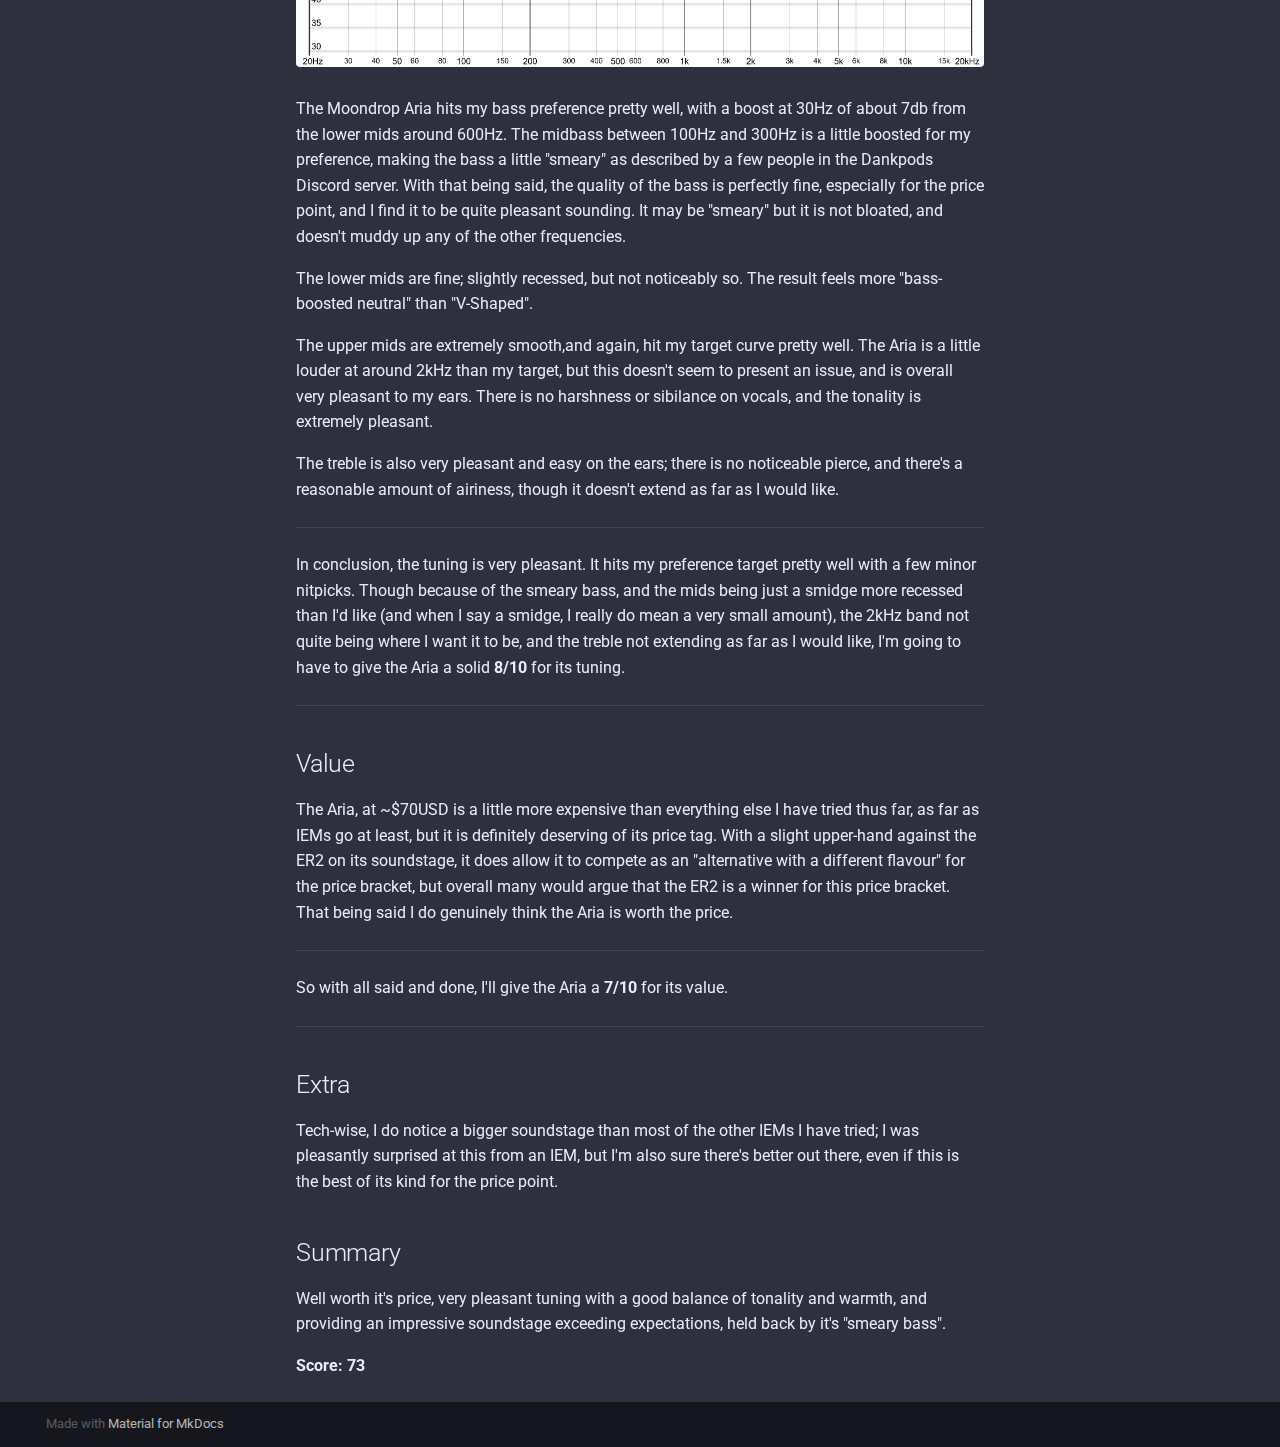
<file: IEMs/moondrop-aria/index.html>
<!doctype html>
<html lang="en" class="no-js">
  <head>
    
      <meta charset="utf-8">
      <meta name="viewport" content="width=device-width,initial-scale=1">
      
      
      
      
        <link rel="canonical" href="https://hitcoder9768.github.io/HitFi/IEMs/moondrop-aria/">
      
      <link rel="icon" href="../../assets/images/favicon.png">
      <meta name="generator" content="mkdocs-1.2.2, mkdocs-material-7.2.4">
    
    
      
        <title>Moondrop Aria - HitFi - Audio reviews</title>
      
    
    
      <link rel="stylesheet" href="../../assets/stylesheets/main.f7f47774.min.css">
      
        
        <link rel="stylesheet" href="../../assets/stylesheets/palette.3f5d1f46.min.css">
        
      
    
    
    
      
        
        <link rel="preconnect" href="https://fonts.gstatic.com" crossorigin>
        <link rel="stylesheet" href="https://fonts.googleapis.com/css?family=Roboto:300,400,400i,700%7CRoboto+Mono&display=fallback">
        <style>:root{--md-text-font-family:"Roboto";--md-code-font-family:"Roboto Mono"}</style>
      
    
    
    
      <link rel="stylesheet" href="../../styles/extra.css">
    
    
      


    
    
  </head>
  
  
    
    
      
    
    
    
    
    <body dir="ltr" data-md-color-scheme="slate" data-md-color-primary="deep-purple" data-md-color-accent="yellow">
  
    
    <script>function __prefix(e){return new URL("../..",location).pathname+"."+e}function __get(e,t=localStorage){return JSON.parse(t.getItem(__prefix(e)))}</script>
    
      <script>var palette=__get("__palette");if(null!==palette&&"object"==typeof palette.color)for(var key in palette.color)document.body.setAttribute("data-md-color-"+key,palette.color[key])</script>
    
    <input class="md-toggle" data-md-toggle="drawer" type="checkbox" id="__drawer" autocomplete="off">
    <input class="md-toggle" data-md-toggle="search" type="checkbox" id="__search" autocomplete="off">
    <label class="md-overlay" for="__drawer"></label>
    <div data-md-component="skip">
      
        
        <a href="#moondrop-aria" class="md-skip">
          Skip to content
        </a>
      
    </div>
    <div data-md-component="announce">
      
    </div>
    
      <header class="md-header" data-md-component="header">
  <nav class="md-header__inner md-grid" aria-label="Header">
    <a href="../.." title="HitFi - Audio reviews" class="md-header__button md-logo" aria-label="HitFi - Audio reviews" data-md-component="logo">
      
  
  <svg xmlns="http://www.w3.org/2000/svg" viewBox="0 0 24 24"><path d="M12 8a3 3 0 0 0 3-3 3 3 0 0 0-3-3 3 3 0 0 0-3 3 3 3 0 0 0 3 3m0 3.54C9.64 9.35 6.5 8 3 8v11c3.5 0 6.64 1.35 9 3.54 2.36-2.19 5.5-3.54 9-3.54V8c-3.5 0-6.64 1.35-9 3.54z"/></svg>

    </a>
    <label class="md-header__button md-icon" for="__drawer">
      <svg xmlns="http://www.w3.org/2000/svg" viewBox="0 0 24 24"><path d="M3 6h18v2H3V6m0 5h18v2H3v-2m0 5h18v2H3v-2z"/></svg>
    </label>
    <div class="md-header__title" data-md-component="header-title">
      <div class="md-header__ellipsis">
        <div class="md-header__topic">
          <span class="md-ellipsis">
            HitFi - Audio reviews
          </span>
        </div>
        <div class="md-header__topic" data-md-component="header-topic">
          <span class="md-ellipsis">
            
              Moondrop Aria
            
          </span>
        </div>
      </div>
    </div>
    
      <form class="md-header__option" data-md-component="palette">
        
          
          
          <input class="md-option" data-md-color-media="" data-md-color-scheme="slate" data-md-color-primary="deep-purple" data-md-color-accent="yellow"  aria-label="Switch to light mode"  type="radio" name="__palette" id="__palette_1">
          
            <label class="md-header__button md-icon" title="Switch to light mode" for="__palette_2" hidden>
              <svg xmlns="http://www.w3.org/2000/svg" viewBox="0 0 24 24"><path d="M17 7H7a5 5 0 0 0-5 5 5 5 0 0 0 5 5h10a5 5 0 0 0 5-5 5 5 0 0 0-5-5m0 8a3 3 0 0 1-3-3 3 3 0 0 1 3-3 3 3 0 0 1 3 3 3 3 0 0 1-3 3z"/></svg>
            </label>
          
        
          
          
          <input class="md-option" data-md-color-media="" data-md-color-scheme="default" data-md-color-primary="deep-purple" data-md-color-accent="deep-orange"  aria-label="Switch to dark mode"  type="radio" name="__palette" id="__palette_2">
          
            <label class="md-header__button md-icon" title="Switch to dark mode" for="__palette_1" hidden>
              <svg xmlns="http://www.w3.org/2000/svg" viewBox="0 0 24 24"><path d="M7 10a2 2 0 0 1 2 2 2 2 0 0 1-2 2 2 2 0 0 1-2-2 2 2 0 0 1 2-2m10-3a5 5 0 0 1 5 5 5 5 0 0 1-5 5H7a5 5 0 0 1-5-5 5 5 0 0 1 5-5h10M7 9a3 3 0 0 0-3 3 3 3 0 0 0 3 3h10a3 3 0 0 0 3-3 3 3 0 0 0-3-3H7z"/></svg>
            </label>
          
        
      </form>
    
    
    
      <label class="md-header__button md-icon" for="__search">
        <svg xmlns="http://www.w3.org/2000/svg" viewBox="0 0 24 24"><path d="M9.5 3A6.5 6.5 0 0 1 16 9.5c0 1.61-.59 3.09-1.56 4.23l.27.27h.79l5 5-1.5 1.5-5-5v-.79l-.27-.27A6.516 6.516 0 0 1 9.5 16 6.5 6.5 0 0 1 3 9.5 6.5 6.5 0 0 1 9.5 3m0 2C7 5 5 7 5 9.5S7 14 9.5 14 14 12 14 9.5 12 5 9.5 5z"/></svg>
      </label>
      
<div class="md-search" data-md-component="search" role="dialog">
  <label class="md-search__overlay" for="__search"></label>
  <div class="md-search__inner" role="search">
    <form class="md-search__form" name="search">
      <input type="text" class="md-search__input" name="query" aria-label="Search" placeholder="Search" autocapitalize="off" autocorrect="off" autocomplete="off" spellcheck="false" data-md-component="search-query" required>
      <label class="md-search__icon md-icon" for="__search">
        <svg xmlns="http://www.w3.org/2000/svg" viewBox="0 0 24 24"><path d="M9.5 3A6.5 6.5 0 0 1 16 9.5c0 1.61-.59 3.09-1.56 4.23l.27.27h.79l5 5-1.5 1.5-5-5v-.79l-.27-.27A6.516 6.516 0 0 1 9.5 16 6.5 6.5 0 0 1 3 9.5 6.5 6.5 0 0 1 9.5 3m0 2C7 5 5 7 5 9.5S7 14 9.5 14 14 12 14 9.5 12 5 9.5 5z"/></svg>
        <svg xmlns="http://www.w3.org/2000/svg" viewBox="0 0 24 24"><path d="M20 11v2H8l5.5 5.5-1.42 1.42L4.16 12l7.92-7.92L13.5 5.5 8 11h12z"/></svg>
      </label>
      <nav class="md-search__options" aria-label="Search">
        
        <button type="reset" class="md-search__icon md-icon" aria-label="Clear" tabindex="-1">
          <svg xmlns="http://www.w3.org/2000/svg" viewBox="0 0 24 24"><path d="M19 6.41 17.59 5 12 10.59 6.41 5 5 6.41 10.59 12 5 17.59 6.41 19 12 13.41 17.59 19 19 17.59 13.41 12 19 6.41z"/></svg>
        </button>
      </nav>
      
    </form>
    <div class="md-search__output">
      <div class="md-search__scrollwrap" data-md-scrollfix>
        <div class="md-search-result" data-md-component="search-result">
          <div class="md-search-result__meta">
            Initializing search
          </div>
          <ol class="md-search-result__list"></ol>
        </div>
      </div>
    </div>
  </div>
</div>
    
    
  </nav>
</header>
    
    <div class="md-container" data-md-component="container">
      
      
        
          
<nav class="md-tabs" aria-label="Tabs" data-md-component="tabs">
  <div class="md-tabs__inner md-grid">
    <ul class="md-tabs__list">
      
        
  
  


  
  
  
    <li class="md-tabs__item">
      <a href="../.." class="md-tabs__link">
        Home
      </a>
    </li>
  

      
        
  
  


  <li class="md-tabs__item">
    <a href="../" class="md-tabs__link">
      IEMs
    </a>
  </li>

      
        
  
  


  <li class="md-tabs__item">
    <a href="../../Headphones/" class="md-tabs__link">
      Headphones
    </a>
  </li>

      
        
  
  


  <li class="md-tabs__item">
    <a href="https://hitcoder9768.github.io/CrinGraph/graph.html" class="md-tabs__link">
      IEM Graph tool
    </a>
  </li>

      
        
  
  


  <li class="md-tabs__item">
    <a href="https://hitcoder9768.github.io/CrinGraph/graph_hp.html" class="md-tabs__link">
      Headphone Graph tool
    </a>
  </li>

      
    </ul>
  </div>
</nav>
        
      
      <main class="md-main" data-md-component="main">
        <div class="md-main__inner md-grid">
          
            
              
              <div class="md-sidebar md-sidebar--primary" data-md-component="sidebar" data-md-type="navigation" >
                <div class="md-sidebar__scrollwrap">
                  <div class="md-sidebar__inner">
                    

  


<nav class="md-nav md-nav--primary md-nav--lifted" aria-label="Navigation" data-md-level="0">
  <label class="md-nav__title" for="__drawer">
    <a href="../.." title="HitFi - Audio reviews" class="md-nav__button md-logo" aria-label="HitFi - Audio reviews" data-md-component="logo">
      
  
  <svg xmlns="http://www.w3.org/2000/svg" viewBox="0 0 24 24"><path d="M12 8a3 3 0 0 0 3-3 3 3 0 0 0-3-3 3 3 0 0 0-3 3 3 3 0 0 0 3 3m0 3.54C9.64 9.35 6.5 8 3 8v11c3.5 0 6.64 1.35 9 3.54 2.36-2.19 5.5-3.54 9-3.54V8c-3.5 0-6.64 1.35-9 3.54z"/></svg>

    </a>
    HitFi - Audio reviews
  </label>
  
  <ul class="md-nav__list" data-md-scrollfix>
    
      
      
      

  
  
  
    
    <li class="md-nav__item md-nav__item--nested">
      
      
        <input class="md-nav__toggle md-toggle" data-md-toggle="__nav_1" type="checkbox" id="__nav_1" >
      
      <label class="md-nav__link" for="__nav_1">
        Home
        <span class="md-nav__icon md-icon"></span>
      </label>
      <nav class="md-nav" aria-label="Home" data-md-level="1">
        <label class="md-nav__title" for="__nav_1">
          <span class="md-nav__icon md-icon"></span>
          Home
        </label>
        <ul class="md-nav__list" data-md-scrollfix>
          
            
  
  
  
    <li class="md-nav__item">
      <a href="../.." class="md-nav__link">
        Home
      </a>
    </li>
  

          
            
  
  
  
    
    <li class="md-nav__item md-nav__item--nested">
      
      
        <input class="md-nav__toggle md-toggle" data-md-toggle="__nav_1_2" type="checkbox" id="__nav_1_2" >
      
      <label class="md-nav__link" for="__nav_1_2">
        Blogs
        <span class="md-nav__icon md-icon"></span>
      </label>
      <nav class="md-nav" aria-label="Blogs" data-md-level="2">
        <label class="md-nav__title" for="__nav_1_2">
          <span class="md-nav__icon md-icon"></span>
          Blogs
        </label>
        <ul class="md-nav__list" data-md-scrollfix>
          
            
  
  
  
    <li class="md-nav__item">
      <a href="../../Blogs/15-10-21/" class="md-nav__link">
        Update to the HitFi target
      </a>
    </li>
  

          
        </ul>
      </nav>
    </li>
  

          
        </ul>
      </nav>
    </li>
  

    
      
      
      

  
  
  
    <li class="md-nav__item">
      <a href="../" class="md-nav__link">
        IEMs
      </a>
    </li>
  

    
      
      
      

  
  
  
    <li class="md-nav__item">
      <a href="../../Headphones/" class="md-nav__link">
        Headphones
      </a>
    </li>
  

    
      
      
      

  
  
  
    <li class="md-nav__item">
      <a href="https://hitcoder9768.github.io/CrinGraph/graph.html" class="md-nav__link">
        IEM Graph tool
      </a>
    </li>
  

    
      
      
      

  
  
  
    <li class="md-nav__item">
      <a href="https://hitcoder9768.github.io/CrinGraph/graph_hp.html" class="md-nav__link">
        Headphone Graph tool
      </a>
    </li>
  

    
  </ul>
</nav>
                  </div>
                </div>
              </div>
            
            
              
              <div class="md-sidebar md-sidebar--secondary" data-md-component="sidebar" data-md-type="toc" >
                <div class="md-sidebar__scrollwrap">
                  <div class="md-sidebar__inner">
                    
<nav class="md-nav md-nav--secondary" aria-label="Table of contents">
  
  
  
    
  
  
    <label class="md-nav__title" for="__toc">
      <span class="md-nav__icon md-icon"></span>
      Table of contents
    </label>
    <ul class="md-nav__list" data-md-component="toc" data-md-scrollfix>
      
        <li class="md-nav__item">
  <a href="#intro" class="md-nav__link">
    Intro
  </a>
  
</li>
      
        <li class="md-nav__item">
  <a href="#design" class="md-nav__link">
    Design
  </a>
  
</li>
      
        <li class="md-nav__item">
  <a href="#tuning" class="md-nav__link">
    Tuning
  </a>
  
</li>
      
        <li class="md-nav__item">
  <a href="#value" class="md-nav__link">
    Value
  </a>
  
</li>
      
        <li class="md-nav__item">
  <a href="#extra" class="md-nav__link">
    Extra
  </a>
  
</li>
      
        <li class="md-nav__item">
  <a href="#summary" class="md-nav__link">
    Summary
  </a>
  
</li>
      
    </ul>
  
</nav>
                  </div>
                </div>
              </div>
            
          
          <div class="md-content" data-md-component="content">
            <article class="md-content__inner md-typeset">
              
                
                
                <h1 id="moondrop-aria">Moondrop Aria</h1>
<h2 id="intro">Intro</h2>
<p>The Moondrop Aria is somewhat new to Moondrop's line of high-performance budget single-DD IEMs. Allegedly it's a lot like it's bigger brothers, the Moondrop Starfield and the Moondrop KXXS, except with a lower price tag, worse imaging, and a supposedly better soundstage. However, measuring and judging such characteristics are not my forte, so I'll go into it as best I can where it's relevant, but I'll stick to what I do know.</p>
<p>I'd also like to note that the Aria is often regarded as inferior at the price point to the ER2SE / ER2XR, so do keep that in mind.</p>
<h2 id="design">Design</h2>
<p>The Aria comes with a very nice braided cable with a nylon-braided surface. I really do like the feel and appearance, and it indeed makes them feel very elegant and premium. Additionally the cable uses a 2-pin connector and is replaceable, which is largely appreciated, notably because I do generally prefer the 2-pin connector to MMCX connectors as they take much longer to wear out and do not twist. Lastly, the cable terminates with an L-shaped 3.5mm jack, which is additionally appreciated as I find this to be more practical for portable use.</p>
<p>The shells for the Aria are very weighty and have a metal finish, making them feel sturdy and robust. Though, with that being said I don't find the weight to be the most comfortable ever, and in addition the nozzles are a little on the large size, which makes getting a good seal slightly annoying for me (weirdly I only really have issues in my left ear).</p>
<p>They also look really nice too, with a similar pattern on the shell to that of the pattern on the box.</p>
<p>In the box along with the Arias were also a bunch of ear tips- I'd argue that there were a little too many, which while many people would appreciate, I found it hard to tell the difference between the sizes. I settled on the medium-ish sized tips but I digress.</p>
<p>Lastly, the box for the Moondrop Aria also included a carry case, which is extremely appreciated as I always like to keep my IEMs in cases to keep them safe and transport them without getting damaged and with reduced chances of tangling.</p>
<hr />
<p>Overall, the cable is great, the build is sturdy and premium, and the case included is very very nice, though I did find the shells to be a little heavy for my liking, and the sheer quantity of tips overwhelmed me a little bit. Thus, I'd have to give the Aria a 7/10 for its design.</p>
<hr />
<h2 id="tuning">Tuning</h2>
<p>As usual I will drop the graph here to get you acquainted with the objective side of the tuning before I begin.</p>
<p><img alt="Moondrop Aria frequency response" src="../../img/graphs/moondrop-aria.png" /></p>
<p>The Moondrop Aria hits my bass preference pretty well, with a boost at 30Hz of about 7db from the lower mids around 600Hz. The midbass between 100Hz and 300Hz is a little boosted for my preference, making the bass a little "smeary" as described by a few people in the Dankpods Discord server. With that being said, the quality of the bass is perfectly fine, especially for the price point, and I find it to be quite pleasant sounding. It may be "smeary" but it is not bloated, and doesn't muddy up any of the other frequencies.</p>
<p>The lower mids are fine; slightly recessed, but not noticeably so. The result feels more "bass-boosted neutral" than "V-Shaped".</p>
<p>The upper mids are extremely smooth,and again, hit my target curve pretty well. The Aria is a little louder at around 2kHz than my target, but this doesn't seem to present an issue, and is overall very pleasant to my ears. There is no harshness or sibilance on vocals, and the tonality is extremely pleasant.</p>
<p>The treble is also very pleasant and easy on the ears; there is no noticeable pierce, and there's a reasonable amount of airiness, though it doesn't extend as far as I would like.</p>
<hr />
<p>In conclusion, the tuning is very pleasant. It hits my preference target pretty well with a few minor nitpicks. Though because of the smeary bass, and the mids being just a smidge more recessed than I'd like (and when I say a smidge, I really do mean a very small amount), the 2kHz band not quite being where I want it to be, and the treble not extending as far as I would like, I'm going to have to give the Aria a solid <strong>8/10</strong> for its tuning.</p>
<hr />
<h2 id="value">Value</h2>
<p>The Aria, at ~$70USD is a little more expensive than everything else I have tried thus far, as far as IEMs go at least, but it is definitely deserving of its price tag. With a slight upper-hand against the ER2 on its soundstage, it does allow it to compete as an "alternative with a different flavour" for the price bracket, but overall many would argue that the ER2 is a winner for this price bracket. That being said I do genuinely think the Aria is worth the price.</p>
<hr />
<p>So with all said and done, I'll give the Aria a <strong>7/10</strong> for its value.</p>
<hr />
<h2 id="extra">Extra</h2>
<p>Tech-wise, I do notice a bigger soundstage than most of the other IEMs I have tried; I was pleasantly surprised at this from an IEM, but I'm also sure there's better out there, even if this is the best of its kind for the price point.</p>
<h2 id="summary">Summary</h2>
<p>Well worth it's price, very pleasant tuning with a good balance of tonality and warmth, and providing an impressive soundstage exceeding expectations, held back by it's "smeary bass".</p>
<p><strong>Score: 73</strong></p>
                
              
              
                


              
            </article>
          </div>
        </div>
        
      </main>
      
        
<footer class="md-footer">
  
  <div class="md-footer-meta md-typeset">
    <div class="md-footer-meta__inner md-grid">
      <div class="md-footer-copyright">
        
        Made with
        <a href="https://squidfunk.github.io/mkdocs-material/" target="_blank" rel="noopener">
          Material for MkDocs
        </a>
        
      </div>
      
    </div>
  </div>
</footer>
      
    </div>
    <div class="md-dialog" data-md-component="dialog">
      <div class="md-dialog__inner md-typeset"></div>
    </div>
    <script id="__config" type="application/json">{"base": "../..", "features": ["navigation.tabs"], "translations": {"clipboard.copy": "Copy to clipboard", "clipboard.copied": "Copied to clipboard", "search.config.lang": "en", "search.config.pipeline": "trimmer, stopWordFilter", "search.config.separator": "[\\s\\-]+", "search.placeholder": "Search", "search.result.placeholder": "Type to start searching", "search.result.none": "No matching documents", "search.result.one": "1 matching document", "search.result.other": "# matching documents", "search.result.more.one": "1 more on this page", "search.result.more.other": "# more on this page", "search.result.term.missing": "Missing", "select.version.title": "Select version"}, "search": "../../assets/javascripts/workers/search.709b4209.min.js", "version": null}</script>
    
    
      <script src="../../assets/javascripts/bundle.febc23d1.min.js"></script>
      
    
  </body>
</html>
</file>
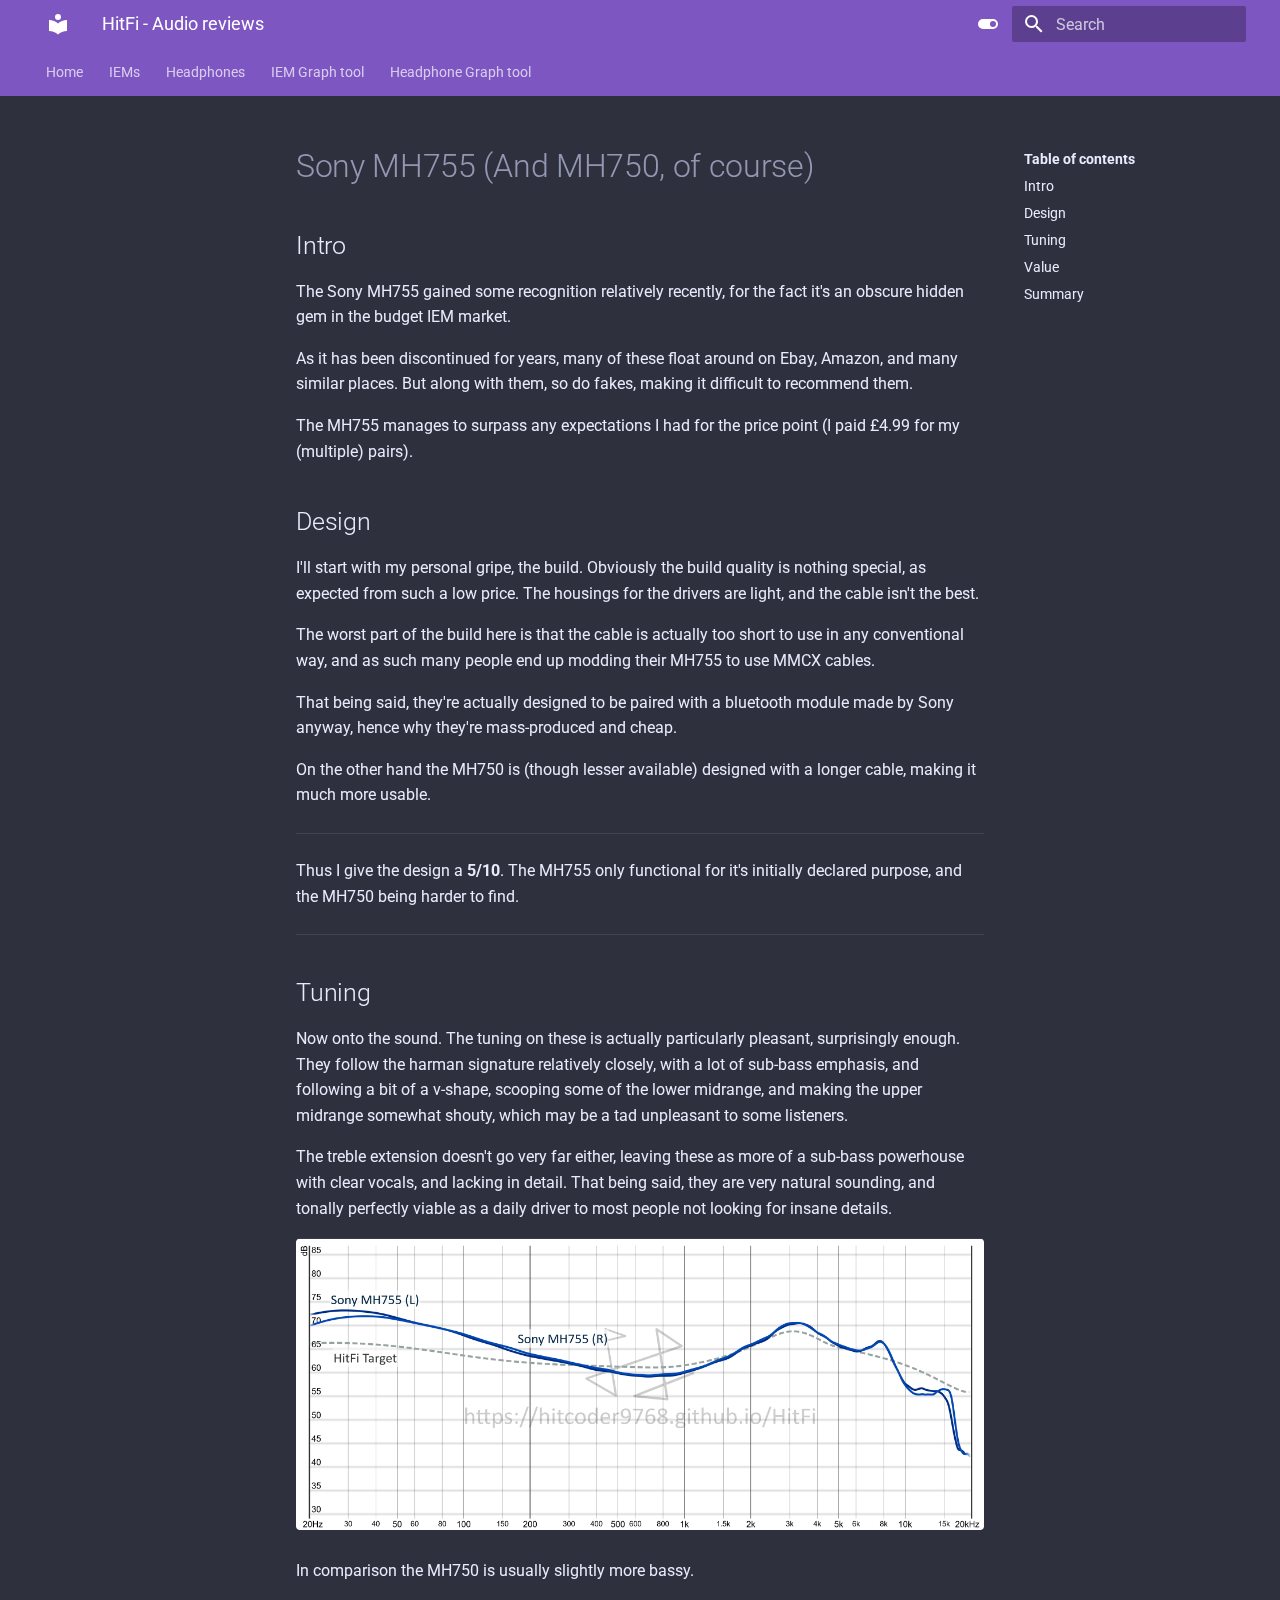
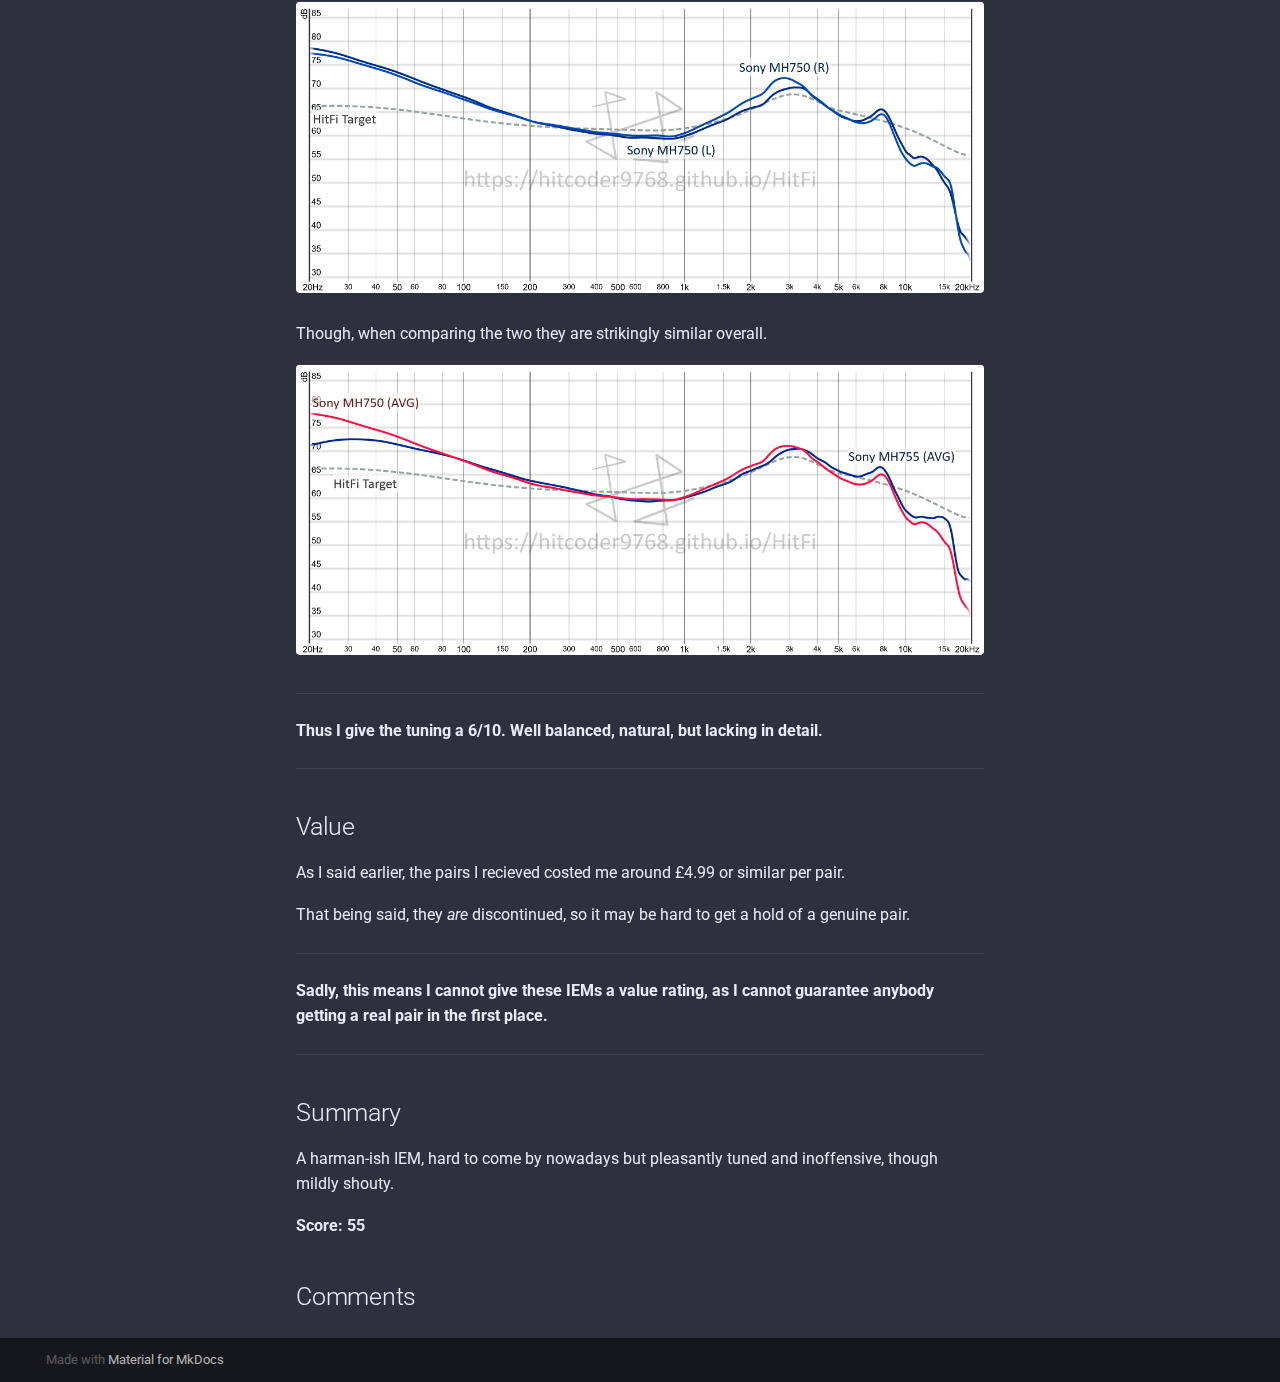
<file: IEMs/sony-mh755/index.html>
<!doctype html>
<html lang="en" class="no-js">
  <head>
    
      <meta charset="utf-8">
      <meta name="viewport" content="width=device-width,initial-scale=1">
      
      
      
      
        <link rel="canonical" href="https://hitcoder9768.github.io/HitFi/IEMs/sony-mh755/">
      
      <link rel="icon" href="../../assets/images/favicon.png">
      <meta name="generator" content="mkdocs-1.2.2, mkdocs-material-7.2.4">
    
    
      
        <title>Sony MH755 (And MH750, of course) - HitFi - Audio reviews</title>
      
    
    
      <link rel="stylesheet" href="../../assets/stylesheets/main.f7f47774.min.css">
      
        
        <link rel="stylesheet" href="../../assets/stylesheets/palette.3f5d1f46.min.css">
        
      
    
    
    
      
        
        <link rel="preconnect" href="https://fonts.gstatic.com" crossorigin>
        <link rel="stylesheet" href="https://fonts.googleapis.com/css?family=Roboto:300,400,400i,700%7CRoboto+Mono&display=fallback">
        <style>:root{--md-text-font-family:"Roboto";--md-code-font-family:"Roboto Mono"}</style>
      
    
    
    
      <link rel="stylesheet" href="../../styles/extra.css">
    
    
      


    
    
  </head>
  
  
    
    
      
    
    
    
    
    <body dir="ltr" data-md-color-scheme="slate" data-md-color-primary="deep-purple" data-md-color-accent="yellow">
  
    
    <script>function __prefix(e){return new URL("../..",location).pathname+"."+e}function __get(e,t=localStorage){return JSON.parse(t.getItem(__prefix(e)))}</script>
    
      <script>var palette=__get("__palette");if(null!==palette&&"object"==typeof palette.color)for(var key in palette.color)document.body.setAttribute("data-md-color-"+key,palette.color[key])</script>
    
    <input class="md-toggle" data-md-toggle="drawer" type="checkbox" id="__drawer" autocomplete="off">
    <input class="md-toggle" data-md-toggle="search" type="checkbox" id="__search" autocomplete="off">
    <label class="md-overlay" for="__drawer"></label>
    <div data-md-component="skip">
      
        
        <a href="#sony-mh755-and-mh750-of-course" class="md-skip">
          Skip to content
        </a>
      
    </div>
    <div data-md-component="announce">
      
    </div>
    
      <header class="md-header" data-md-component="header">
  <nav class="md-header__inner md-grid" aria-label="Header">
    <a href="../.." title="HitFi - Audio reviews" class="md-header__button md-logo" aria-label="HitFi - Audio reviews" data-md-component="logo">
      
  
  <svg xmlns="http://www.w3.org/2000/svg" viewBox="0 0 24 24"><path d="M12 8a3 3 0 0 0 3-3 3 3 0 0 0-3-3 3 3 0 0 0-3 3 3 3 0 0 0 3 3m0 3.54C9.64 9.35 6.5 8 3 8v11c3.5 0 6.64 1.35 9 3.54 2.36-2.19 5.5-3.54 9-3.54V8c-3.5 0-6.64 1.35-9 3.54z"/></svg>

    </a>
    <label class="md-header__button md-icon" for="__drawer">
      <svg xmlns="http://www.w3.org/2000/svg" viewBox="0 0 24 24"><path d="M3 6h18v2H3V6m0 5h18v2H3v-2m0 5h18v2H3v-2z"/></svg>
    </label>
    <div class="md-header__title" data-md-component="header-title">
      <div class="md-header__ellipsis">
        <div class="md-header__topic">
          <span class="md-ellipsis">
            HitFi - Audio reviews
          </span>
        </div>
        <div class="md-header__topic" data-md-component="header-topic">
          <span class="md-ellipsis">
            
              Sony MH755 (And MH750, of course)
            
          </span>
        </div>
      </div>
    </div>
    
      <form class="md-header__option" data-md-component="palette">
        
          
          
          <input class="md-option" data-md-color-media="" data-md-color-scheme="slate" data-md-color-primary="deep-purple" data-md-color-accent="yellow"  aria-label="Switch to light mode"  type="radio" name="__palette" id="__palette_1">
          
            <label class="md-header__button md-icon" title="Switch to light mode" for="__palette_2" hidden>
              <svg xmlns="http://www.w3.org/2000/svg" viewBox="0 0 24 24"><path d="M17 7H7a5 5 0 0 0-5 5 5 5 0 0 0 5 5h10a5 5 0 0 0 5-5 5 5 0 0 0-5-5m0 8a3 3 0 0 1-3-3 3 3 0 0 1 3-3 3 3 0 0 1 3 3 3 3 0 0 1-3 3z"/></svg>
            </label>
          
        
          
          
          <input class="md-option" data-md-color-media="" data-md-color-scheme="default" data-md-color-primary="deep-purple" data-md-color-accent="deep-orange"  aria-label="Switch to dark mode"  type="radio" name="__palette" id="__palette_2">
          
            <label class="md-header__button md-icon" title="Switch to dark mode" for="__palette_1" hidden>
              <svg xmlns="http://www.w3.org/2000/svg" viewBox="0 0 24 24"><path d="M7 10a2 2 0 0 1 2 2 2 2 0 0 1-2 2 2 2 0 0 1-2-2 2 2 0 0 1 2-2m10-3a5 5 0 0 1 5 5 5 5 0 0 1-5 5H7a5 5 0 0 1-5-5 5 5 0 0 1 5-5h10M7 9a3 3 0 0 0-3 3 3 3 0 0 0 3 3h10a3 3 0 0 0 3-3 3 3 0 0 0-3-3H7z"/></svg>
            </label>
          
        
      </form>
    
    
    
      <label class="md-header__button md-icon" for="__search">
        <svg xmlns="http://www.w3.org/2000/svg" viewBox="0 0 24 24"><path d="M9.5 3A6.5 6.5 0 0 1 16 9.5c0 1.61-.59 3.09-1.56 4.23l.27.27h.79l5 5-1.5 1.5-5-5v-.79l-.27-.27A6.516 6.516 0 0 1 9.5 16 6.5 6.5 0 0 1 3 9.5 6.5 6.5 0 0 1 9.5 3m0 2C7 5 5 7 5 9.5S7 14 9.5 14 14 12 14 9.5 12 5 9.5 5z"/></svg>
      </label>
      
<div class="md-search" data-md-component="search" role="dialog">
  <label class="md-search__overlay" for="__search"></label>
  <div class="md-search__inner" role="search">
    <form class="md-search__form" name="search">
      <input type="text" class="md-search__input" name="query" aria-label="Search" placeholder="Search" autocapitalize="off" autocorrect="off" autocomplete="off" spellcheck="false" data-md-component="search-query" required>
      <label class="md-search__icon md-icon" for="__search">
        <svg xmlns="http://www.w3.org/2000/svg" viewBox="0 0 24 24"><path d="M9.5 3A6.5 6.5 0 0 1 16 9.5c0 1.61-.59 3.09-1.56 4.23l.27.27h.79l5 5-1.5 1.5-5-5v-.79l-.27-.27A6.516 6.516 0 0 1 9.5 16 6.5 6.5 0 0 1 3 9.5 6.5 6.5 0 0 1 9.5 3m0 2C7 5 5 7 5 9.5S7 14 9.5 14 14 12 14 9.5 12 5 9.5 5z"/></svg>
        <svg xmlns="http://www.w3.org/2000/svg" viewBox="0 0 24 24"><path d="M20 11v2H8l5.5 5.5-1.42 1.42L4.16 12l7.92-7.92L13.5 5.5 8 11h12z"/></svg>
      </label>
      <nav class="md-search__options" aria-label="Search">
        
        <button type="reset" class="md-search__icon md-icon" aria-label="Clear" tabindex="-1">
          <svg xmlns="http://www.w3.org/2000/svg" viewBox="0 0 24 24"><path d="M19 6.41 17.59 5 12 10.59 6.41 5 5 6.41 10.59 12 5 17.59 6.41 19 12 13.41 17.59 19 19 17.59 13.41 12 19 6.41z"/></svg>
        </button>
      </nav>
      
    </form>
    <div class="md-search__output">
      <div class="md-search__scrollwrap" data-md-scrollfix>
        <div class="md-search-result" data-md-component="search-result">
          <div class="md-search-result__meta">
            Initializing search
          </div>
          <ol class="md-search-result__list"></ol>
        </div>
      </div>
    </div>
  </div>
</div>
    
    
  </nav>
</header>
    
    <div class="md-container" data-md-component="container">
      
      
        
          
<nav class="md-tabs" aria-label="Tabs" data-md-component="tabs">
  <div class="md-tabs__inner md-grid">
    <ul class="md-tabs__list">
      
        
  
  


  
  
  
    <li class="md-tabs__item">
      <a href="../.." class="md-tabs__link">
        Home
      </a>
    </li>
  

      
        
  
  


  <li class="md-tabs__item">
    <a href="../" class="md-tabs__link">
      IEMs
    </a>
  </li>

      
        
  
  


  <li class="md-tabs__item">
    <a href="../../Headphones/" class="md-tabs__link">
      Headphones
    </a>
  </li>

      
        
  
  


  <li class="md-tabs__item">
    <a href="https://hitcoder9768.github.io/CrinGraph/graph.html" class="md-tabs__link">
      IEM Graph tool
    </a>
  </li>

      
        
  
  


  <li class="md-tabs__item">
    <a href="https://hitcoder9768.github.io/CrinGraph/graph_hp.html" class="md-tabs__link">
      Headphone Graph tool
    </a>
  </li>

      
    </ul>
  </div>
</nav>
        
      
      <main class="md-main" data-md-component="main">
        <div class="md-main__inner md-grid">
          
            
              
              <div class="md-sidebar md-sidebar--primary" data-md-component="sidebar" data-md-type="navigation" >
                <div class="md-sidebar__scrollwrap">
                  <div class="md-sidebar__inner">
                    

  


<nav class="md-nav md-nav--primary md-nav--lifted" aria-label="Navigation" data-md-level="0">
  <label class="md-nav__title" for="__drawer">
    <a href="../.." title="HitFi - Audio reviews" class="md-nav__button md-logo" aria-label="HitFi - Audio reviews" data-md-component="logo">
      
  
  <svg xmlns="http://www.w3.org/2000/svg" viewBox="0 0 24 24"><path d="M12 8a3 3 0 0 0 3-3 3 3 0 0 0-3-3 3 3 0 0 0-3 3 3 3 0 0 0 3 3m0 3.54C9.64 9.35 6.5 8 3 8v11c3.5 0 6.64 1.35 9 3.54 2.36-2.19 5.5-3.54 9-3.54V8c-3.5 0-6.64 1.35-9 3.54z"/></svg>

    </a>
    HitFi - Audio reviews
  </label>
  
  <ul class="md-nav__list" data-md-scrollfix>
    
      
      
      

  
  
  
    
    <li class="md-nav__item md-nav__item--nested">
      
      
        <input class="md-nav__toggle md-toggle" data-md-toggle="__nav_1" type="checkbox" id="__nav_1" >
      
      <label class="md-nav__link" for="__nav_1">
        Home
        <span class="md-nav__icon md-icon"></span>
      </label>
      <nav class="md-nav" aria-label="Home" data-md-level="1">
        <label class="md-nav__title" for="__nav_1">
          <span class="md-nav__icon md-icon"></span>
          Home
        </label>
        <ul class="md-nav__list" data-md-scrollfix>
          
            
  
  
  
    <li class="md-nav__item">
      <a href="../.." class="md-nav__link">
        Home
      </a>
    </li>
  

          
            
  
  
  
    
    <li class="md-nav__item md-nav__item--nested">
      
      
        <input class="md-nav__toggle md-toggle" data-md-toggle="__nav_1_2" type="checkbox" id="__nav_1_2" >
      
      <label class="md-nav__link" for="__nav_1_2">
        Blogs
        <span class="md-nav__icon md-icon"></span>
      </label>
      <nav class="md-nav" aria-label="Blogs" data-md-level="2">
        <label class="md-nav__title" for="__nav_1_2">
          <span class="md-nav__icon md-icon"></span>
          Blogs
        </label>
        <ul class="md-nav__list" data-md-scrollfix>
          
            
  
  
  
    <li class="md-nav__item">
      <a href="../../Blogs/15-10-21/" class="md-nav__link">
        Update to the HitFi target
      </a>
    </li>
  

          
        </ul>
      </nav>
    </li>
  

          
        </ul>
      </nav>
    </li>
  

    
      
      
      

  
  
  
    <li class="md-nav__item">
      <a href="../" class="md-nav__link">
        IEMs
      </a>
    </li>
  

    
      
      
      

  
  
  
    <li class="md-nav__item">
      <a href="../../Headphones/" class="md-nav__link">
        Headphones
      </a>
    </li>
  

    
      
      
      

  
  
  
    <li class="md-nav__item">
      <a href="https://hitcoder9768.github.io/CrinGraph/graph.html" class="md-nav__link">
        IEM Graph tool
      </a>
    </li>
  

    
      
      
      

  
  
  
    <li class="md-nav__item">
      <a href="https://hitcoder9768.github.io/CrinGraph/graph_hp.html" class="md-nav__link">
        Headphone Graph tool
      </a>
    </li>
  

    
  </ul>
</nav>
                  </div>
                </div>
              </div>
            
            
              
              <div class="md-sidebar md-sidebar--secondary" data-md-component="sidebar" data-md-type="toc" >
                <div class="md-sidebar__scrollwrap">
                  <div class="md-sidebar__inner">
                    
<nav class="md-nav md-nav--secondary" aria-label="Table of contents">
  
  
  
    
  
  
    <label class="md-nav__title" for="__toc">
      <span class="md-nav__icon md-icon"></span>
      Table of contents
    </label>
    <ul class="md-nav__list" data-md-component="toc" data-md-scrollfix>
      
        <li class="md-nav__item">
  <a href="#intro" class="md-nav__link">
    Intro
  </a>
  
</li>
      
        <li class="md-nav__item">
  <a href="#design" class="md-nav__link">
    Design
  </a>
  
</li>
      
        <li class="md-nav__item">
  <a href="#tuning" class="md-nav__link">
    Tuning
  </a>
  
</li>
      
        <li class="md-nav__item">
  <a href="#value" class="md-nav__link">
    Value
  </a>
  
</li>
      
        <li class="md-nav__item">
  <a href="#summary" class="md-nav__link">
    Summary
  </a>
  
</li>
      
    </ul>
  
</nav>
                  </div>
                </div>
              </div>
            
          
          <div class="md-content" data-md-component="content">
            <article class="md-content__inner md-typeset">
              
                
                
                <h1 id="sony-mh755-and-mh750-of-course">Sony MH755 (And MH750, of course)</h1>
<h2 id="intro">Intro</h2>
<p>The Sony MH755 gained some recognition relatively recently, for the fact it's an obscure hidden gem in the budget IEM market.</p>
<p>As it has been discontinued for years, many of these float around on Ebay, Amazon, and many similar places. But along with them, so do fakes, making it difficult to recommend them.</p>
<p>The MH755 manages to surpass any expectations I had for the price point (I paid £4.99 for my (multiple) pairs).</p>
<h2 id="design">Design</h2>
<p>I'll start with my personal gripe, the build. Obviously the build quality is nothing special, as expected from such a low price. The housings for the drivers are light, and the cable isn't the best.</p>
<p>The worst part of the build here is that the cable is actually too short to use in any conventional way, and as such many people end up modding their MH755 to use MMCX cables.</p>
<p>That being said, they're actually designed to be paired with a bluetooth module made by Sony anyway, hence why they're mass-produced and cheap.</p>
<p>On the other hand the MH750 is (though lesser available) designed with a longer cable, making it much more usable.</p>
<hr />
<p>Thus I give the design a <strong>5/10</strong>. The MH755 only functional for it's initially declared purpose, and the MH750 being harder to find.</p>
<hr />
<h2 id="tuning">Tuning</h2>
<p>Now onto the sound. The tuning on these is actually particularly pleasant, surprisingly enough. They follow the harman signature relatively closely, with a lot of sub-bass emphasis, and following a bit of a v-shape, scooping some of the lower midrange, and making the upper midrange somewhat shouty, which may be a tad unpleasant to some listeners.</p>
<p>The treble extension doesn't go very far either, leaving these as more of a sub-bass powerhouse with clear vocals, and lacking in detail. That being said, they are very natural sounding, and tonally perfectly viable as a daily driver to most people not looking for insane details.</p>
<p><img alt="Sony MH755 frequency response" src="../../img/graphs/sony-mh755.png" /></p>
<p>In comparison the MH750 is usually slightly more bassy.</p>
<p><img alt="Sony MH750 frequency response" src="../../img/graphs/sony-mh750.png" /></p>
<p>Though, when comparing the two they are strikingly similar overall.</p>
<p><img alt="MH755 vs MH750" src="../../img/graphs/mh755-vs-mh750.png" /></p>
<hr />
<p><strong>Thus I give the tuning a 6/10. Well balanced, natural, but lacking in detail.</strong></p>
<hr />
<h2 id="value">Value</h2>
<p>As I said earlier, the pairs I recieved costed me around £4.99 or similar per pair.</p>
<p>That being said, they <em>are</em> discontinued, so it may be hard to get a hold of a genuine pair.</p>
<hr />
<p><strong>Sadly, this means I cannot give these IEMs a value rating, as I cannot guarantee anybody getting a real pair in the first place.</strong></p>
<hr />
<h2 id="summary">Summary</h2>
<p>A harman-ish IEM, hard to come by nowadays but pleasantly tuned and inoffensive, though mildly shouty.</p>
<p><strong>Score: 55</strong></p>
                
                  
                
              
              
                

  


  <h2 id="__comments">Comments</h2>
  <div id="disqus_thread"></div>
  <script>var disqus_config=function(){this.page.url="https://hitcoder9768.github.io/HitFi/IEMs/sony-mh755/",this.page.identifier="IEMs/sony-mh755/"};window.addEventListener("load",function(){var e=document,i=e.createElement("script");i.src="//hitfi.disqus.com/embed.js",i.setAttribute("data-timestamp",+new Date),(e.head||e.body).appendChild(i)})</script>

              
            </article>
          </div>
        </div>
        
      </main>
      
        
<footer class="md-footer">
  
  <div class="md-footer-meta md-typeset">
    <div class="md-footer-meta__inner md-grid">
      <div class="md-footer-copyright">
        
        Made with
        <a href="https://squidfunk.github.io/mkdocs-material/" target="_blank" rel="noopener">
          Material for MkDocs
        </a>
        
      </div>
      
    </div>
  </div>
</footer>
      
    </div>
    <div class="md-dialog" data-md-component="dialog">
      <div class="md-dialog__inner md-typeset"></div>
    </div>
    <script id="__config" type="application/json">{"base": "../..", "features": ["navigation.tabs"], "translations": {"clipboard.copy": "Copy to clipboard", "clipboard.copied": "Copied to clipboard", "search.config.lang": "en", "search.config.pipeline": "trimmer, stopWordFilter", "search.config.separator": "[\\s\\-]+", "search.placeholder": "Search", "search.result.placeholder": "Type to start searching", "search.result.none": "No matching documents", "search.result.one": "1 matching document", "search.result.other": "# matching documents", "search.result.more.one": "1 more on this page", "search.result.more.other": "# more on this page", "search.result.term.missing": "Missing", "select.version.title": "Select version"}, "search": "../../assets/javascripts/workers/search.709b4209.min.js", "version": null}</script>
    
    
      <script src="../../assets/javascripts/bundle.febc23d1.min.js"></script>
      
    
  </body>
</html>
</file>
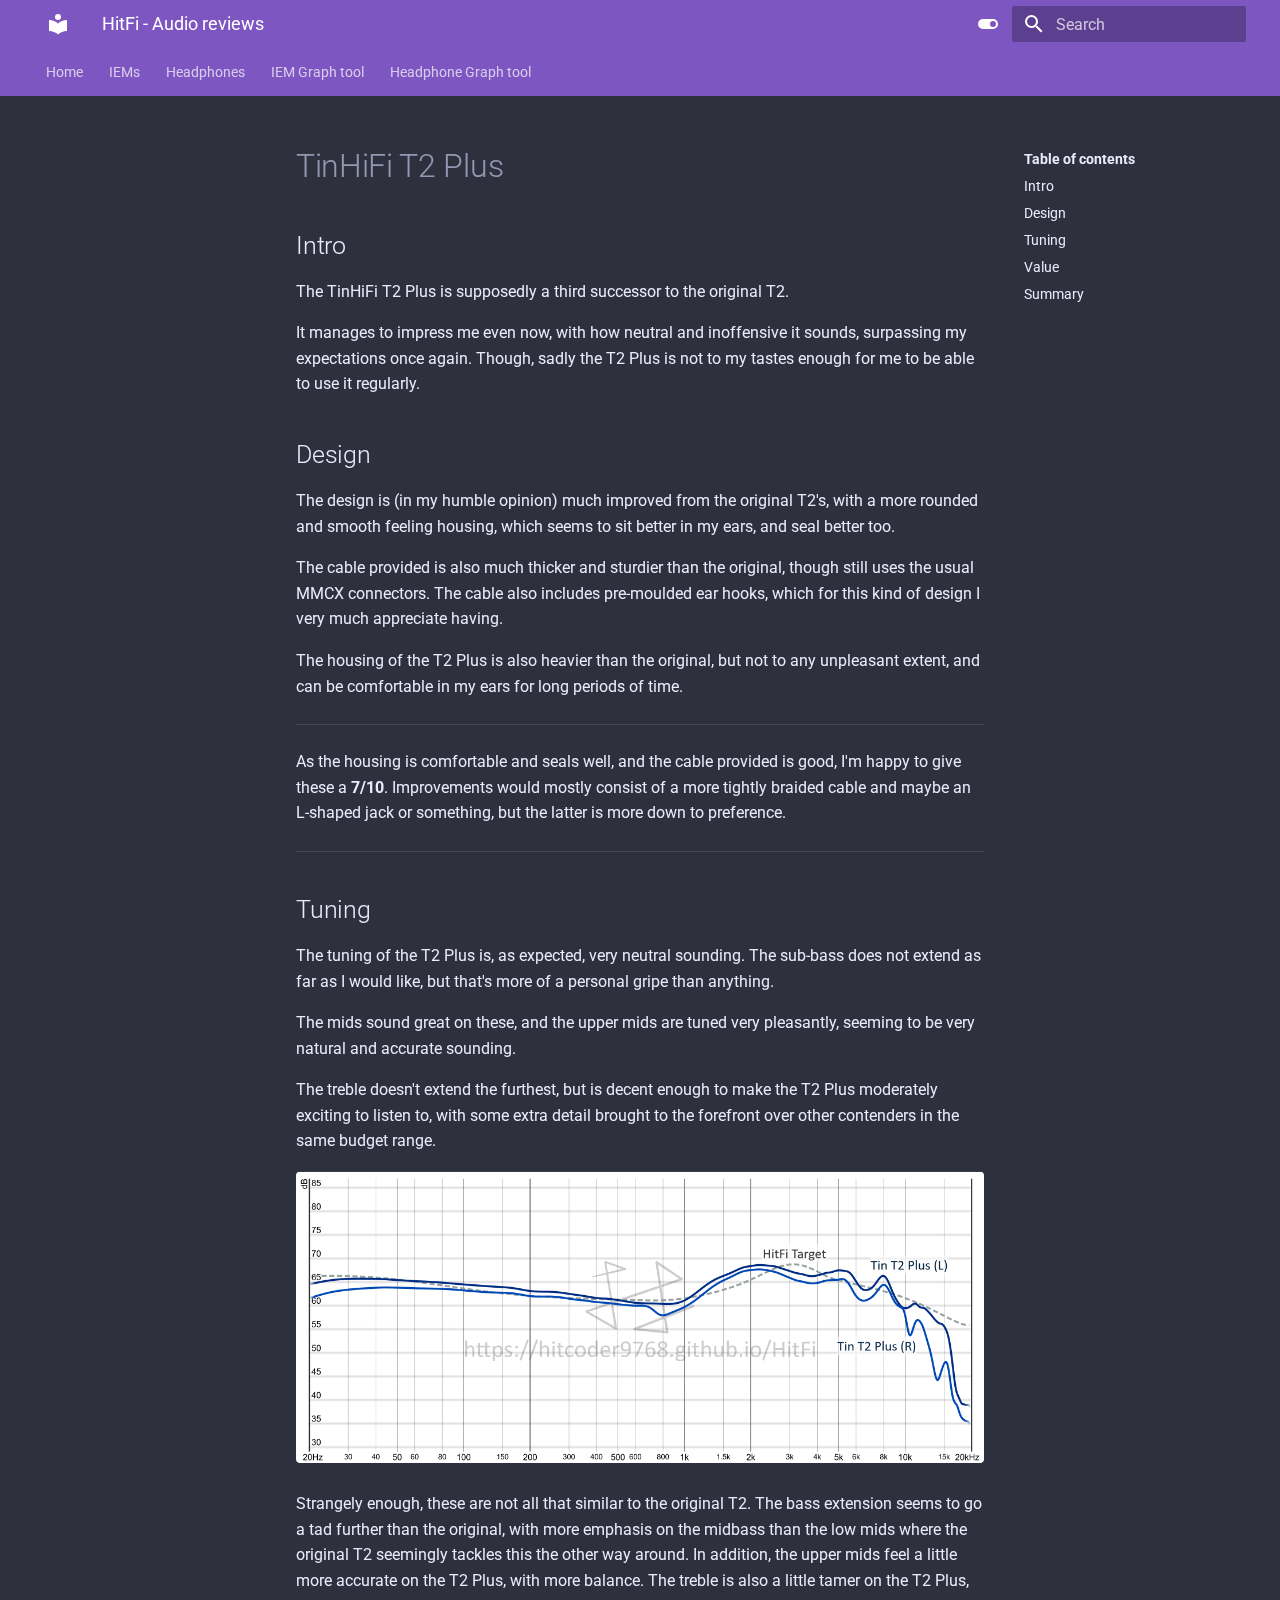
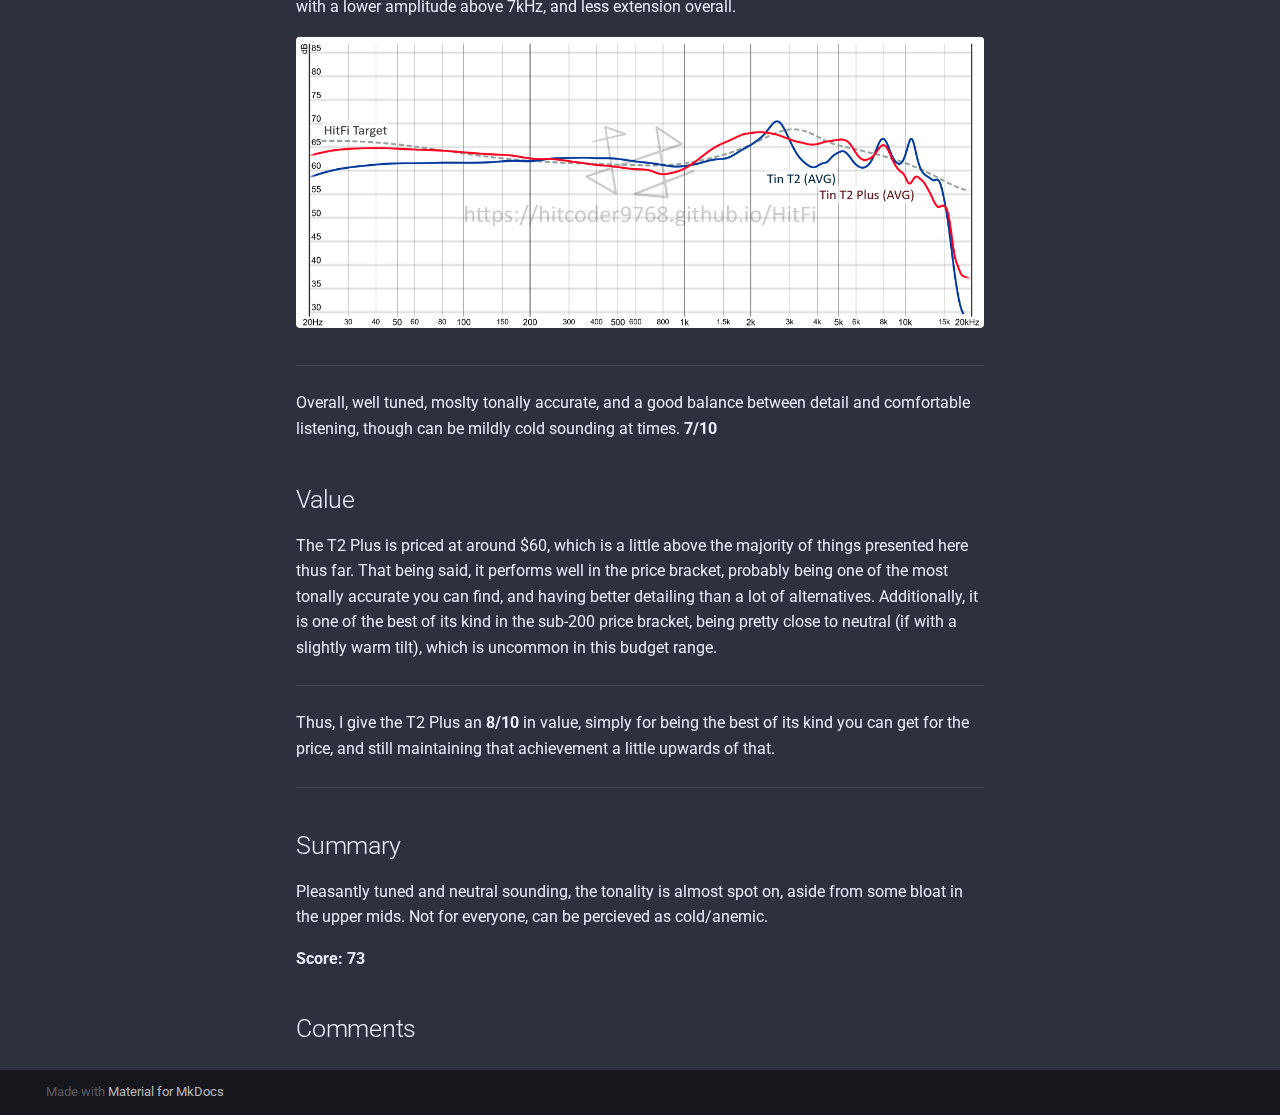
<file: IEMs/tin-t2-plus/index.html>
<!doctype html>
<html lang="en" class="no-js">
  <head>
    
      <meta charset="utf-8">
      <meta name="viewport" content="width=device-width,initial-scale=1">
      
      
      
      
        <link rel="canonical" href="https://hitcoder9768.github.io/HitFi/IEMs/tin-t2-plus/">
      
      <link rel="icon" href="../../assets/images/favicon.png">
      <meta name="generator" content="mkdocs-1.2.2, mkdocs-material-7.2.4">
    
    
      
        <title>TinHiFi T2 Plus - HitFi - Audio reviews</title>
      
    
    
      <link rel="stylesheet" href="../../assets/stylesheets/main.f7f47774.min.css">
      
        
        <link rel="stylesheet" href="../../assets/stylesheets/palette.3f5d1f46.min.css">
        
      
    
    
    
      
        
        <link rel="preconnect" href="https://fonts.gstatic.com" crossorigin>
        <link rel="stylesheet" href="https://fonts.googleapis.com/css?family=Roboto:300,400,400i,700%7CRoboto+Mono&display=fallback">
        <style>:root{--md-text-font-family:"Roboto";--md-code-font-family:"Roboto Mono"}</style>
      
    
    
    
      <link rel="stylesheet" href="../../styles/extra.css">
    
    
      


    
    
  </head>
  
  
    
    
      
    
    
    
    
    <body dir="ltr" data-md-color-scheme="slate" data-md-color-primary="deep-purple" data-md-color-accent="yellow">
  
    
    <script>function __prefix(e){return new URL("../..",location).pathname+"."+e}function __get(e,t=localStorage){return JSON.parse(t.getItem(__prefix(e)))}</script>
    
      <script>var palette=__get("__palette");if(null!==palette&&"object"==typeof palette.color)for(var key in palette.color)document.body.setAttribute("data-md-color-"+key,palette.color[key])</script>
    
    <input class="md-toggle" data-md-toggle="drawer" type="checkbox" id="__drawer" autocomplete="off">
    <input class="md-toggle" data-md-toggle="search" type="checkbox" id="__search" autocomplete="off">
    <label class="md-overlay" for="__drawer"></label>
    <div data-md-component="skip">
      
        
        <a href="#tinhifi-t2-plus" class="md-skip">
          Skip to content
        </a>
      
    </div>
    <div data-md-component="announce">
      
    </div>
    
      <header class="md-header" data-md-component="header">
  <nav class="md-header__inner md-grid" aria-label="Header">
    <a href="../.." title="HitFi - Audio reviews" class="md-header__button md-logo" aria-label="HitFi - Audio reviews" data-md-component="logo">
      
  
  <svg xmlns="http://www.w3.org/2000/svg" viewBox="0 0 24 24"><path d="M12 8a3 3 0 0 0 3-3 3 3 0 0 0-3-3 3 3 0 0 0-3 3 3 3 0 0 0 3 3m0 3.54C9.64 9.35 6.5 8 3 8v11c3.5 0 6.64 1.35 9 3.54 2.36-2.19 5.5-3.54 9-3.54V8c-3.5 0-6.64 1.35-9 3.54z"/></svg>

    </a>
    <label class="md-header__button md-icon" for="__drawer">
      <svg xmlns="http://www.w3.org/2000/svg" viewBox="0 0 24 24"><path d="M3 6h18v2H3V6m0 5h18v2H3v-2m0 5h18v2H3v-2z"/></svg>
    </label>
    <div class="md-header__title" data-md-component="header-title">
      <div class="md-header__ellipsis">
        <div class="md-header__topic">
          <span class="md-ellipsis">
            HitFi - Audio reviews
          </span>
        </div>
        <div class="md-header__topic" data-md-component="header-topic">
          <span class="md-ellipsis">
            
              TinHiFi T2 Plus
            
          </span>
        </div>
      </div>
    </div>
    
      <form class="md-header__option" data-md-component="palette">
        
          
          
          <input class="md-option" data-md-color-media="" data-md-color-scheme="slate" data-md-color-primary="deep-purple" data-md-color-accent="yellow"  aria-label="Switch to light mode"  type="radio" name="__palette" id="__palette_1">
          
            <label class="md-header__button md-icon" title="Switch to light mode" for="__palette_2" hidden>
              <svg xmlns="http://www.w3.org/2000/svg" viewBox="0 0 24 24"><path d="M17 7H7a5 5 0 0 0-5 5 5 5 0 0 0 5 5h10a5 5 0 0 0 5-5 5 5 0 0 0-5-5m0 8a3 3 0 0 1-3-3 3 3 0 0 1 3-3 3 3 0 0 1 3 3 3 3 0 0 1-3 3z"/></svg>
            </label>
          
        
          
          
          <input class="md-option" data-md-color-media="" data-md-color-scheme="default" data-md-color-primary="deep-purple" data-md-color-accent="deep-orange"  aria-label="Switch to dark mode"  type="radio" name="__palette" id="__palette_2">
          
            <label class="md-header__button md-icon" title="Switch to dark mode" for="__palette_1" hidden>
              <svg xmlns="http://www.w3.org/2000/svg" viewBox="0 0 24 24"><path d="M7 10a2 2 0 0 1 2 2 2 2 0 0 1-2 2 2 2 0 0 1-2-2 2 2 0 0 1 2-2m10-3a5 5 0 0 1 5 5 5 5 0 0 1-5 5H7a5 5 0 0 1-5-5 5 5 0 0 1 5-5h10M7 9a3 3 0 0 0-3 3 3 3 0 0 0 3 3h10a3 3 0 0 0 3-3 3 3 0 0 0-3-3H7z"/></svg>
            </label>
          
        
      </form>
    
    
    
      <label class="md-header__button md-icon" for="__search">
        <svg xmlns="http://www.w3.org/2000/svg" viewBox="0 0 24 24"><path d="M9.5 3A6.5 6.5 0 0 1 16 9.5c0 1.61-.59 3.09-1.56 4.23l.27.27h.79l5 5-1.5 1.5-5-5v-.79l-.27-.27A6.516 6.516 0 0 1 9.5 16 6.5 6.5 0 0 1 3 9.5 6.5 6.5 0 0 1 9.5 3m0 2C7 5 5 7 5 9.5S7 14 9.5 14 14 12 14 9.5 12 5 9.5 5z"/></svg>
      </label>
      
<div class="md-search" data-md-component="search" role="dialog">
  <label class="md-search__overlay" for="__search"></label>
  <div class="md-search__inner" role="search">
    <form class="md-search__form" name="search">
      <input type="text" class="md-search__input" name="query" aria-label="Search" placeholder="Search" autocapitalize="off" autocorrect="off" autocomplete="off" spellcheck="false" data-md-component="search-query" required>
      <label class="md-search__icon md-icon" for="__search">
        <svg xmlns="http://www.w3.org/2000/svg" viewBox="0 0 24 24"><path d="M9.5 3A6.5 6.5 0 0 1 16 9.5c0 1.61-.59 3.09-1.56 4.23l.27.27h.79l5 5-1.5 1.5-5-5v-.79l-.27-.27A6.516 6.516 0 0 1 9.5 16 6.5 6.5 0 0 1 3 9.5 6.5 6.5 0 0 1 9.5 3m0 2C7 5 5 7 5 9.5S7 14 9.5 14 14 12 14 9.5 12 5 9.5 5z"/></svg>
        <svg xmlns="http://www.w3.org/2000/svg" viewBox="0 0 24 24"><path d="M20 11v2H8l5.5 5.5-1.42 1.42L4.16 12l7.92-7.92L13.5 5.5 8 11h12z"/></svg>
      </label>
      <nav class="md-search__options" aria-label="Search">
        
        <button type="reset" class="md-search__icon md-icon" aria-label="Clear" tabindex="-1">
          <svg xmlns="http://www.w3.org/2000/svg" viewBox="0 0 24 24"><path d="M19 6.41 17.59 5 12 10.59 6.41 5 5 6.41 10.59 12 5 17.59 6.41 19 12 13.41 17.59 19 19 17.59 13.41 12 19 6.41z"/></svg>
        </button>
      </nav>
      
    </form>
    <div class="md-search__output">
      <div class="md-search__scrollwrap" data-md-scrollfix>
        <div class="md-search-result" data-md-component="search-result">
          <div class="md-search-result__meta">
            Initializing search
          </div>
          <ol class="md-search-result__list"></ol>
        </div>
      </div>
    </div>
  </div>
</div>
    
    
  </nav>
</header>
    
    <div class="md-container" data-md-component="container">
      
      
        
          
<nav class="md-tabs" aria-label="Tabs" data-md-component="tabs">
  <div class="md-tabs__inner md-grid">
    <ul class="md-tabs__list">
      
        
  
  


  
  
  
    <li class="md-tabs__item">
      <a href="../.." class="md-tabs__link">
        Home
      </a>
    </li>
  

      
        
  
  


  <li class="md-tabs__item">
    <a href="../" class="md-tabs__link">
      IEMs
    </a>
  </li>

      
        
  
  


  <li class="md-tabs__item">
    <a href="../../Headphones/" class="md-tabs__link">
      Headphones
    </a>
  </li>

      
        
  
  


  <li class="md-tabs__item">
    <a href="https://hitcoder9768.github.io/CrinGraph/graph.html" class="md-tabs__link">
      IEM Graph tool
    </a>
  </li>

      
        
  
  


  <li class="md-tabs__item">
    <a href="https://hitcoder9768.github.io/CrinGraph/graph_hp.html" class="md-tabs__link">
      Headphone Graph tool
    </a>
  </li>

      
    </ul>
  </div>
</nav>
        
      
      <main class="md-main" data-md-component="main">
        <div class="md-main__inner md-grid">
          
            
              
              <div class="md-sidebar md-sidebar--primary" data-md-component="sidebar" data-md-type="navigation" >
                <div class="md-sidebar__scrollwrap">
                  <div class="md-sidebar__inner">
                    

  


<nav class="md-nav md-nav--primary md-nav--lifted" aria-label="Navigation" data-md-level="0">
  <label class="md-nav__title" for="__drawer">
    <a href="../.." title="HitFi - Audio reviews" class="md-nav__button md-logo" aria-label="HitFi - Audio reviews" data-md-component="logo">
      
  
  <svg xmlns="http://www.w3.org/2000/svg" viewBox="0 0 24 24"><path d="M12 8a3 3 0 0 0 3-3 3 3 0 0 0-3-3 3 3 0 0 0-3 3 3 3 0 0 0 3 3m0 3.54C9.64 9.35 6.5 8 3 8v11c3.5 0 6.64 1.35 9 3.54 2.36-2.19 5.5-3.54 9-3.54V8c-3.5 0-6.64 1.35-9 3.54z"/></svg>

    </a>
    HitFi - Audio reviews
  </label>
  
  <ul class="md-nav__list" data-md-scrollfix>
    
      
      
      

  
  
  
    
    <li class="md-nav__item md-nav__item--nested">
      
      
        <input class="md-nav__toggle md-toggle" data-md-toggle="__nav_1" type="checkbox" id="__nav_1" >
      
      <label class="md-nav__link" for="__nav_1">
        Home
        <span class="md-nav__icon md-icon"></span>
      </label>
      <nav class="md-nav" aria-label="Home" data-md-level="1">
        <label class="md-nav__title" for="__nav_1">
          <span class="md-nav__icon md-icon"></span>
          Home
        </label>
        <ul class="md-nav__list" data-md-scrollfix>
          
            
  
  
  
    <li class="md-nav__item">
      <a href="../.." class="md-nav__link">
        Home
      </a>
    </li>
  

          
            
  
  
  
    
    <li class="md-nav__item md-nav__item--nested">
      
      
        <input class="md-nav__toggle md-toggle" data-md-toggle="__nav_1_2" type="checkbox" id="__nav_1_2" >
      
      <label class="md-nav__link" for="__nav_1_2">
        Blogs
        <span class="md-nav__icon md-icon"></span>
      </label>
      <nav class="md-nav" aria-label="Blogs" data-md-level="2">
        <label class="md-nav__title" for="__nav_1_2">
          <span class="md-nav__icon md-icon"></span>
          Blogs
        </label>
        <ul class="md-nav__list" data-md-scrollfix>
          
            
  
  
  
    <li class="md-nav__item">
      <a href="../../Blogs/15-10-21/" class="md-nav__link">
        Update to the HitFi target
      </a>
    </li>
  

          
        </ul>
      </nav>
    </li>
  

          
        </ul>
      </nav>
    </li>
  

    
      
      
      

  
  
  
    <li class="md-nav__item">
      <a href="../" class="md-nav__link">
        IEMs
      </a>
    </li>
  

    
      
      
      

  
  
  
    <li class="md-nav__item">
      <a href="../../Headphones/" class="md-nav__link">
        Headphones
      </a>
    </li>
  

    
      
      
      

  
  
  
    <li class="md-nav__item">
      <a href="https://hitcoder9768.github.io/CrinGraph/graph.html" class="md-nav__link">
        IEM Graph tool
      </a>
    </li>
  

    
      
      
      

  
  
  
    <li class="md-nav__item">
      <a href="https://hitcoder9768.github.io/CrinGraph/graph_hp.html" class="md-nav__link">
        Headphone Graph tool
      </a>
    </li>
  

    
  </ul>
</nav>
                  </div>
                </div>
              </div>
            
            
              
              <div class="md-sidebar md-sidebar--secondary" data-md-component="sidebar" data-md-type="toc" >
                <div class="md-sidebar__scrollwrap">
                  <div class="md-sidebar__inner">
                    
<nav class="md-nav md-nav--secondary" aria-label="Table of contents">
  
  
  
    
  
  
    <label class="md-nav__title" for="__toc">
      <span class="md-nav__icon md-icon"></span>
      Table of contents
    </label>
    <ul class="md-nav__list" data-md-component="toc" data-md-scrollfix>
      
        <li class="md-nav__item">
  <a href="#intro" class="md-nav__link">
    Intro
  </a>
  
</li>
      
        <li class="md-nav__item">
  <a href="#design" class="md-nav__link">
    Design
  </a>
  
</li>
      
        <li class="md-nav__item">
  <a href="#tuning" class="md-nav__link">
    Tuning
  </a>
  
</li>
      
        <li class="md-nav__item">
  <a href="#value" class="md-nav__link">
    Value
  </a>
  
</li>
      
        <li class="md-nav__item">
  <a href="#summary" class="md-nav__link">
    Summary
  </a>
  
</li>
      
    </ul>
  
</nav>
                  </div>
                </div>
              </div>
            
          
          <div class="md-content" data-md-component="content">
            <article class="md-content__inner md-typeset">
              
                
                
                <h1 id="tinhifi-t2-plus">TinHiFi T2 Plus</h1>
<h2 id="intro">Intro</h2>
<p>The TinHiFi T2 Plus is supposedly a third successor to the original T2.</p>
<p>It manages to impress me even now, with how neutral and inoffensive it sounds, surpassing my expectations once again.
Though, sadly the T2 Plus is not to my tastes enough for me to be able to use it regularly.</p>
<h2 id="design">Design</h2>
<p>The design is (in my humble opinion) much improved from the original T2's, with a more rounded and smooth feeling housing, which seems to sit better in my ears, and seal better too.</p>
<p>The cable provided is also much thicker and sturdier than the original, though still uses the usual MMCX connectors. The cable also includes pre-moulded ear hooks, which for this kind of design I very much appreciate having.</p>
<p>The housing of the T2 Plus is also heavier than the original, but not to any unpleasant extent, and can be comfortable in my ears for long periods of time.</p>
<hr />
<p>As the housing is comfortable and seals well, and the cable provided is good, I'm happy to give these a <strong>7/10</strong>. Improvements would mostly consist of a more tightly braided cable and maybe an L-shaped jack or something, but the latter is more down to preference.</p>
<hr />
<h2 id="tuning">Tuning</h2>
<p>The tuning of the T2 Plus is, as expected, very neutral sounding. The sub-bass does not extend as far as I would like, but that's more of a personal gripe than anything.</p>
<p>The mids sound great on these, and the upper mids are tuned very pleasantly, seeming to be very natural and accurate sounding.</p>
<p>The treble doesn't extend the furthest, but is decent enough to make the T2 Plus moderately exciting to listen to, with some extra detail brought to the forefront over other contenders in the same budget range.</p>
<p><img alt="Frequency response" src="../../img/graphs/tin-t2-plus.png" /></p>
<p>Strangely enough, these are not all that similar to the original T2. The bass extension seems to go a tad further than the original, with more emphasis on the midbass than the low mids where the original T2 seemingly tackles this the other way around. In addition, the upper mids feel a little more accurate on the T2 Plus, with more balance. The treble is also a little tamer on the T2 Plus, with a lower amplitude above 7kHz, and less extension overall.</p>
<p><img alt="Comparison" src="../../img/graphs/t2-vs-t2plus.png" /></p>
<hr />
<p>Overall, well tuned, moslty tonally accurate, and a good balance between detail and comfortable listening, though can be mildly cold sounding at times. <strong>7/10</strong></p>
<h2 id="value">Value</h2>
<p>The T2 Plus is priced at around $60, which is a little above the majority of things presented here thus far. That being said, it performs well in the price bracket, probably being one of the most tonally accurate you can find, and having better detailing than a lot of alternatives. Additionally, it is one of the best of its kind in the sub-200 price bracket, being pretty close to neutral (if with a slightly warm tilt), which is uncommon in this budget range.</p>
<hr />
<p>Thus, I give the T2 Plus an <strong>8/10</strong> in value, simply for being the best of its kind you can get for the price, and still maintaining that achievement a little upwards of that.</p>
<hr />
<h2 id="summary">Summary</h2>
<p>Pleasantly tuned and neutral sounding, the tonality is almost spot on, aside from some bloat in the upper mids. Not for everyone, can be percieved as cold/anemic.</p>
<p><strong>Score: 73</strong></p>
                
                  
                
              
              
                

  


  <h2 id="__comments">Comments</h2>
  <div id="disqus_thread"></div>
  <script>var disqus_config=function(){this.page.url="https://hitcoder9768.github.io/HitFi/IEMs/tin-t2-plus/",this.page.identifier="IEMs/tin-t2-plus/"};window.addEventListener("load",function(){var e=document,i=e.createElement("script");i.src="//hitfi.disqus.com/embed.js",i.setAttribute("data-timestamp",+new Date),(e.head||e.body).appendChild(i)})</script>

              
            </article>
          </div>
        </div>
        
      </main>
      
        
<footer class="md-footer">
  
  <div class="md-footer-meta md-typeset">
    <div class="md-footer-meta__inner md-grid">
      <div class="md-footer-copyright">
        
        Made with
        <a href="https://squidfunk.github.io/mkdocs-material/" target="_blank" rel="noopener">
          Material for MkDocs
        </a>
        
      </div>
      
    </div>
  </div>
</footer>
      
    </div>
    <div class="md-dialog" data-md-component="dialog">
      <div class="md-dialog__inner md-typeset"></div>
    </div>
    <script id="__config" type="application/json">{"base": "../..", "features": ["navigation.tabs"], "translations": {"clipboard.copy": "Copy to clipboard", "clipboard.copied": "Copied to clipboard", "search.config.lang": "en", "search.config.pipeline": "trimmer, stopWordFilter", "search.config.separator": "[\\s\\-]+", "search.placeholder": "Search", "search.result.placeholder": "Type to start searching", "search.result.none": "No matching documents", "search.result.one": "1 matching document", "search.result.other": "# matching documents", "search.result.more.one": "1 more on this page", "search.result.more.other": "# more on this page", "search.result.term.missing": "Missing", "select.version.title": "Select version"}, "search": "../../assets/javascripts/workers/search.709b4209.min.js", "version": null}</script>
    
    
      <script src="../../assets/javascripts/bundle.febc23d1.min.js"></script>
      
    
  </body>
</html>
</file>
<file: styles/extra.css>
.md-typeset table:not([class]) td, .md-typeset table:not([class]) th{
    padding-right: 0.8em;
    padding-left: 0.8em;
}

.md-typeset table:not([class]) th{
    min-width: 2rem;
}

.name-column{
    min-width: 5rem;
}
</file>
<file: assets/stylesheets/main.f7f47774.min.css>
@charset "UTF-8";html{-webkit-text-size-adjust:none;-ms-text-size-adjust:none;text-size-adjust:none;box-sizing:border-box}*,:after,:before{box-sizing:inherit}body{margin:0}a,button,input,label{-webkit-tap-highlight-color:transparent}a{color:inherit;text-decoration:none}hr{border:0;box-sizing:content-box;display:block;height:.05rem;overflow:visible;padding:0}small{font-size:80%}sub,sup{line-height:1em}img{border-style:none}table{border-collapse:separate;border-spacing:0}td,th{font-weight:400;vertical-align:top}button{background:transparent;border:0;font-family:inherit;font-size:inherit;margin:0;padding:0}input{border:0;outline:none}:root{--md-default-fg-color:rgba(0,0,0,0.87);--md-default-fg-color--light:rgba(0,0,0,0.54);--md-default-fg-color--lighter:rgba(0,0,0,0.32);--md-default-fg-color--lightest:rgba(0,0,0,0.07);--md-default-bg-color:#fff;--md-default-bg-color--light:hsla(0,0%,100%,0.7);--md-default-bg-color--lighter:hsla(0,0%,100%,0.3);--md-default-bg-color--lightest:hsla(0,0%,100%,0.12);--md-primary-fg-color:#4051b5;--md-primary-fg-color--light:#5d6cc0;--md-primary-fg-color--dark:#303fa1;--md-primary-bg-color:#fff;--md-primary-bg-color--light:hsla(0,0%,100%,0.7);--md-accent-fg-color:#526cfe;--md-accent-fg-color--transparent:rgba(82,108,254,0.1);--md-accent-bg-color:#fff;--md-accent-bg-color--light:hsla(0,0%,100%,0.7)}:root>*{--md-code-fg-color:#36464e;--md-code-bg-color:#f5f5f5;--md-code-hl-color:rgba(255,255,0,0.5);--md-code-hl-number-color:#d52a2a;--md-code-hl-special-color:#db1457;--md-code-hl-function-color:#a846b9;--md-code-hl-constant-color:#6e59d9;--md-code-hl-keyword-color:#3f6ec6;--md-code-hl-string-color:#1c7d4d;--md-code-hl-name-color:var(--md-code-fg-color);--md-code-hl-operator-color:var(--md-default-fg-color--light);--md-code-hl-punctuation-color:var(--md-default-fg-color--light);--md-code-hl-comment-color:var(--md-default-fg-color--light);--md-code-hl-generic-color:var(--md-default-fg-color--light);--md-code-hl-variable-color:var(--md-default-fg-color--light);--md-typeset-color:var(--md-default-fg-color);--md-typeset-a-color:var(--md-primary-fg-color);--md-typeset-mark-color:rgba(255,255,0,0.5);--md-typeset-del-color:hsla(6,90%,60%,0.15);--md-typeset-ins-color:rgba(11,213,112,0.15);--md-typeset-kbd-color:#fafafa;--md-typeset-kbd-accent-color:#fff;--md-typeset-kbd-border-color:#b8b8b8;--md-typeset-table-color:rgba(0,0,0,0.12);--md-admonition-fg-color:var(--md-default-fg-color);--md-admonition-bg-color:var(--md-default-bg-color);--md-footer-fg-color:#fff;--md-footer-fg-color--light:hsla(0,0%,100%,0.7);--md-footer-fg-color--lighter:hsla(0,0%,100%,0.3);--md-footer-bg-color:rgba(0,0,0,0.87);--md-footer-bg-color--dark:rgba(0,0,0,0.32)}.md-icon svg{fill:currentColor;display:block;height:1.2rem;width:1.2rem}body{-webkit-font-smoothing:antialiased;-moz-osx-font-smoothing:grayscale}body,input{font-feature-settings:"kern","liga";font-family:var(--md-text-font-family,_),-apple-system,BlinkMacSystemFont,Helvetica,Arial,sans-serif}body,code,input,kbd,pre{color:var(--md-typeset-color)}code,kbd,pre{font-feature-settings:"kern";font-family:var(--md-code-font-family,_),SFMono-Regular,Consolas,Menlo,monospace}:root{--md-typeset-table-sort-icon:url('data:image/svg+xml;charset=utf-8,<svg xmlns="http://www.w3.org/2000/svg" viewBox="0 0 24 24"><path d="m18 21-4-4h3V7h-3l4-4 4 4h-3v10h3M2 19v-2h10v2M2 13v-2h7v2M2 7V5h4v2H2z"/></svg>');--md-typeset-table-sort-icon--asc:url('data:image/svg+xml;charset=utf-8,<svg xmlns="http://www.w3.org/2000/svg" viewBox="0 0 24 24"><path d="M19 17h3l-4 4-4-4h3V3h2M2 17h10v2H2M6 5v2H2V5m0 6h7v2H2v-2z"/></svg>');--md-typeset-table-sort-icon--desc:url('data:image/svg+xml;charset=utf-8,<svg xmlns="http://www.w3.org/2000/svg" viewBox="0 0 24 24"><path d="M19 7h3l-4-4-4 4h3v14h2M2 17h10v2H2M6 5v2H2V5m0 6h7v2H2v-2z"/></svg>')}.md-typeset{-webkit-print-color-adjust:exact;color-adjust:exact;font-size:.8rem;line-height:1.6}@media print{.md-typeset{font-size:.68rem}}.md-typeset blockquote,.md-typeset dl,.md-typeset figure,.md-typeset ol,.md-typeset pre,.md-typeset ul{margin:1em 0}.md-typeset h1{color:var(--md-default-fg-color--light);font-size:2em;line-height:1.3;margin:0 0 1.25em}.md-typeset h1,.md-typeset h2{font-weight:300;letter-spacing:-.01em}.md-typeset h2{font-size:1.5625em;line-height:1.4;margin:1.6em 0 .64em}.md-typeset h3{font-size:1.25em;font-weight:400;letter-spacing:-.01em;line-height:1.5;margin:1.6em 0 .8em}.md-typeset h2+h3{margin-top:.8em}.md-typeset h4{font-weight:700;letter-spacing:-.01em;margin:1em 0}.md-typeset h5,.md-typeset h6{color:var(--md-default-fg-color--light);font-size:.8em;font-weight:700;letter-spacing:-.01em;margin:1.25em 0}.md-typeset h5{text-transform:uppercase}.md-typeset hr{border-bottom:.05rem solid var(--md-default-fg-color--lightest);display:flow-root;margin:1.5em 0}.md-typeset a{color:var(--md-typeset-a-color);word-break:break-word}.md-typeset a,.md-typeset a:before{transition:color 125ms}.md-typeset a:focus,.md-typeset a:hover{color:var(--md-accent-fg-color)}.md-typeset a.focus-visible{outline-color:var(--md-accent-fg-color);outline-offset:.2rem}.md-typeset code,.md-typeset kbd,.md-typeset pre{color:var(--md-code-fg-color);direction:ltr}@media print{.md-typeset code,.md-typeset kbd,.md-typeset pre{white-space:pre-wrap}}.md-typeset code{background-color:var(--md-code-bg-color);border-radius:.1rem;-webkit-box-decoration-break:clone;box-decoration-break:clone;font-size:.85em;padding:0 .2941176471em;word-break:break-word}.md-typeset code:not(.focus-visible){-webkit-tap-highlight-color:transparent;outline:none}.md-typeset h1 code,.md-typeset h2 code,.md-typeset h3 code,.md-typeset h4 code,.md-typeset h5 code,.md-typeset h6 code{background-color:transparent;box-shadow:none;margin:initial;padding:initial}.md-typeset a code{color:currentColor}.md-typeset pre{display:flow-root;line-height:1.4;position:relative}.md-typeset pre>code{-webkit-box-decoration-break:slice;box-decoration-break:slice;box-shadow:none;display:block;margin:0;overflow:auto;padding:.7720588235em 1.1764705882em;scrollbar-color:var(--md-default-fg-color--lighter) transparent;scrollbar-width:thin;touch-action:auto;word-break:normal}.md-typeset pre>code:hover{scrollbar-color:var(--md-accent-fg-color) transparent}.md-typeset pre>code::-webkit-scrollbar{height:.2rem;width:.2rem}.md-typeset pre>code::-webkit-scrollbar-thumb{background-color:var(--md-default-fg-color--lighter)}.md-typeset pre>code::-webkit-scrollbar-thumb:hover{background-color:var(--md-accent-fg-color)}@media screen and (max-width:44.9375em){.md-typeset>pre{margin:1em -.8rem}.md-typeset>pre code{border-radius:0}}.md-typeset kbd{background-color:var(--md-typeset-kbd-color);border-radius:.1rem;box-shadow:0 .1rem 0 .05rem var(--md-typeset-kbd-border-color),0 .1rem 0 var(--md-typeset-kbd-border-color),0 -.1rem .2rem var(--md-typeset-kbd-accent-color) inset;color:var(--md-default-fg-color);display:inline-block;font-size:.75em;padding:0 .6666666667em;vertical-align:text-top;word-break:break-word}.md-typeset mark{background-color:var(--md-typeset-mark-color);-webkit-box-decoration-break:clone;box-decoration-break:clone;color:inherit;word-break:break-word}.md-typeset abbr{border-bottom:.05rem dotted var(--md-default-fg-color--light);cursor:help;text-decoration:none}@media (hover:none){.md-typeset abbr{position:relative}.md-typeset abbr[title]:focus:after,.md-typeset abbr[title]:hover:after{background-color:var(--md-default-fg-color);border-radius:.1rem;box-shadow:0 2px 2px 0 rgba(0,0,0,.14),0 1px 5px 0 rgba(0,0,0,.12),0 3px 1px -2px rgba(0,0,0,.2);color:var(--md-default-bg-color);content:attr(title);display:inline-block;font-size:.7rem;left:0;margin-top:2em;max-width:80%;min-width:-webkit-max-content;min-width:-moz-max-content;min-width:max-content;padding:.2rem .3rem;position:absolute;width:auto}}.md-typeset small{opacity:.75}.md-typeset sub,.md-typeset sup{margin-left:.078125em}[dir=rtl] .md-typeset sub,[dir=rtl] .md-typeset sup{margin-left:0;margin-right:.078125em}.md-typeset blockquote{border-left:.2rem solid var(--md-default-fg-color--lighter);color:var(--md-default-fg-color--light);display:flow-root;padding-left:.6rem}[dir=rtl] .md-typeset blockquote{border-left:initial;border-right:.2rem solid var(--md-default-fg-color--lighter);padding-left:0;padding-right:.6rem}.md-typeset ul{list-style-type:disc}.md-typeset ol,.md-typeset ul{display:flow-root;margin-left:.625em;padding:0}[dir=rtl] .md-typeset ol,[dir=rtl] .md-typeset ul{margin-left:0;margin-right:.625em}.md-typeset ol ol,.md-typeset ul ol{list-style-type:lower-alpha}.md-typeset ol ol ol,.md-typeset ul ol ol{list-style-type:lower-roman}.md-typeset ol li,.md-typeset ul li{margin-bottom:.5em;margin-left:1.25em}[dir=rtl] .md-typeset ol li,[dir=rtl] .md-typeset ul li{margin-left:0;margin-right:1.25em}.md-typeset ol li blockquote,.md-typeset ol li p,.md-typeset ul li blockquote,.md-typeset ul li p{margin:.5em 0}.md-typeset ol li:last-child,.md-typeset ul li:last-child{margin-bottom:0}.md-typeset ol li ol,.md-typeset ol li ul,.md-typeset ul li ol,.md-typeset ul li ul{margin:.5em 0 .5em .625em}[dir=rtl] .md-typeset ol li ol,[dir=rtl] .md-typeset ol li ul,[dir=rtl] .md-typeset ul li ol,[dir=rtl] .md-typeset ul li ul{margin-left:0;margin-right:.625em}.md-typeset dd{margin:1em 0 1.5em 1.875em}[dir=rtl] .md-typeset dd{margin-left:0;margin-right:1.875em}.md-typeset img,.md-typeset svg{height:auto;max-width:100%}.md-typeset img[align=left],.md-typeset svg[align=left]{margin:1em 1em 1em 0}.md-typeset img[align=right],.md-typeset svg[align=right]{margin:1em 0 1em 1em}.md-typeset img[align]:only-child,.md-typeset svg[align]:only-child{margin-top:0}.md-typeset figure{display:flow-root;margin:0 auto;max-width:100%;text-align:center;width:-webkit-fit-content;width:-moz-fit-content;width:fit-content}.md-typeset figure img{display:block}.md-typeset figcaption{font-style:italic;margin:1em auto 2em;max-width:24rem}.md-typeset iframe{max-width:100%}.md-typeset table:not([class]){background-color:var(--md-default-bg-color);border:.05rem solid var(--md-typeset-table-color);border-radius:.1rem;display:inline-block;font-size:.64rem;max-width:100%;overflow:auto;touch-action:auto}@media print{.md-typeset table:not([class]){display:table}}.md-typeset table:not([class])+*{margin-top:1.5em}.md-typeset table:not([class]) td>:first-child,.md-typeset table:not([class]) th>:first-child{margin-top:0}.md-typeset table:not([class]) td>:last-child,.md-typeset table:not([class]) th>:last-child{margin-bottom:0}.md-typeset table:not([class]) td:not([align]),.md-typeset table:not([class]) th:not([align]){text-align:left}[dir=rtl] .md-typeset table:not([class]) td:not([align]),[dir=rtl] .md-typeset table:not([class]) th:not([align]){text-align:right}.md-typeset table:not([class]) th{font-weight:700;min-width:5rem;padding:.9375em 1.25em;vertical-align:top}.md-typeset table:not([class]) th a{color:inherit}.md-typeset table:not([class]) td{border-top:.05rem solid var(--md-typeset-table-color);padding:.9375em 1.25em;vertical-align:top}.md-typeset table:not([class]) tbody tr{transition:background-color 125ms}.md-typeset table:not([class]) tbody tr:hover{background-color:rgba(0,0,0,.035);box-shadow:0 .05rem 0 var(--md-default-bg-color) inset}.md-typeset table:not([class]) a{word-break:normal}.md-typeset table th[role=columnheader]{cursor:pointer}.md-typeset table th[role=columnheader]:after{content:"";display:inline-block;height:1.2em;margin-left:.5em;-webkit-mask-image:var(--md-typeset-table-sort-icon);mask-image:var(--md-typeset-table-sort-icon);-webkit-mask-repeat:no-repeat;mask-repeat:no-repeat;-webkit-mask-size:contain;mask-size:contain;transition:background-color 125ms;vertical-align:text-bottom;width:1.2em}.md-typeset table th[role=columnheader]:hover:after{background-color:var(--md-default-fg-color--lighter)}.md-typeset table th[role=columnheader][aria-sort=ascending]:after{background-color:var(--md-default-fg-color--light);-webkit-mask-image:var(--md-typeset-table-sort-icon--asc);mask-image:var(--md-typeset-table-sort-icon--asc)}.md-typeset table th[role=columnheader][aria-sort=descending]:after{background-color:var(--md-default-fg-color--light);-webkit-mask-image:var(--md-typeset-table-sort-icon--desc);mask-image:var(--md-typeset-table-sort-icon--desc)}.md-typeset__scrollwrap{margin:1em -.8rem;overflow-x:auto;touch-action:auto}.md-typeset__table{display:inline-block;margin-bottom:.5em;padding:0 .8rem}@media print{.md-typeset__table{display:block}}html .md-typeset__table table{display:table;margin:0;overflow:hidden;width:100%}html{font-size:125%;height:100%;overflow-x:hidden}@media screen and (min-width:100em){html{font-size:137.5%}}@media screen and (min-width:125em){html{font-size:150%}}body{background-color:var(--md-default-bg-color);display:flex;flex-direction:column;font-size:.5rem;min-height:100%;position:relative;width:100%}@media print{body{display:block}}@media screen and (max-width:59.9375em){body[data-md-state=lock]{position:fixed}}.md-grid{margin-left:auto;margin-right:auto;max-width:61rem}.md-container{display:flex;flex-direction:column;flex-grow:1}@media print{.md-container{display:block}}.md-main{flex-grow:1}.md-main__inner{display:flex;height:100%;margin-top:1.5rem}.md-ellipsis{overflow:hidden;text-overflow:ellipsis;white-space:nowrap}.md-toggle{display:none}.md-option{height:0;opacity:0;position:absolute;width:0}.md-option:checked+label:not([hidden]){display:block}.md-option.focus-visible+label{outline-color:var(--md-accent-fg-color);outline-style:auto}.md-skip{background-color:var(--md-default-fg-color);border-radius:.1rem;color:var(--md-default-bg-color);font-size:.64rem;margin:.5rem;opacity:0;outline-color:var(--md-accent-fg-color);padding:.3rem .5rem;position:fixed;transform:translateY(.4rem);z-index:-1}.md-skip:focus{opacity:1;transform:translateY(0);transition:transform .25s cubic-bezier(.4,0,.2,1),opacity 175ms 75ms;z-index:10}@page{margin:25mm}.md-announce{background-color:var(--md-footer-bg-color);overflow:auto}@media print{.md-announce{display:none}}.md-announce__inner{color:var(--md-footer-fg-color);font-size:.7rem;margin:.6rem auto;padding:0 .8rem}:root{--md-clipboard-icon:url('data:image/svg+xml;charset=utf-8,<svg xmlns="http://www.w3.org/2000/svg" viewBox="0 0 24 24"><path d="M19 21H8V7h11m0-2H8a2 2 0 0 0-2 2v14a2 2 0 0 0 2 2h11a2 2 0 0 0 2-2V7a2 2 0 0 0-2-2m-3-4H4a2 2 0 0 0-2 2v14h2V3h12V1z"/></svg>')}.md-clipboard{border-radius:.1rem;color:var(--md-default-fg-color--lightest);cursor:pointer;height:1.5em;outline-color:var(--md-accent-fg-color);outline-offset:.1rem;position:absolute;right:.5em;top:.5em;transition:color .25s;width:1.5em;z-index:1}@media print{.md-clipboard{display:none}}.md-clipboard:not(.focus-visible){-webkit-tap-highlight-color:transparent;outline:none}:hover>.md-clipboard{color:var(--md-default-fg-color--light)}.md-clipboard:focus,.md-clipboard:hover{color:var(--md-accent-fg-color)}.md-clipboard:after{background-color:currentColor;content:"";display:block;height:1.125em;margin:0 auto;-webkit-mask-image:var(--md-clipboard-icon);mask-image:var(--md-clipboard-icon);-webkit-mask-repeat:no-repeat;mask-repeat:no-repeat;-webkit-mask-size:contain;mask-size:contain;width:1.125em}.md-clipboard--inline{cursor:pointer}.md-clipboard--inline code{transition:color .25s,background-color .25s}.md-clipboard--inline:focus code,.md-clipboard--inline:hover code{background-color:var(--md-accent-fg-color--transparent);color:var(--md-accent-fg-color)}.md-content{flex-grow:1;overflow:hidden;scroll-padding-top:51.2rem}.md-content__inner{margin:0 .8rem 1.2rem;padding-top:.6rem}@media screen and (min-width:76.25em){.md-sidebar--primary:not([hidden])~.md-content>.md-content__inner{margin-left:1.2rem}[dir=rtl] .md-sidebar--primary:not([hidden])~.md-content>.md-content__inner{margin-left:.8rem;margin-right:1.2rem}.md-sidebar--secondary:not([hidden])~.md-content>.md-content__inner{margin-right:1.2rem}[dir=rtl] .md-sidebar--secondary:not([hidden])~.md-content>.md-content__inner{margin-left:1.2rem;margin-right:.8rem}}.md-content__inner:before{content:"";display:block;height:.4rem}.md-content__inner>:last-child{margin-bottom:0}.md-content__button{float:right;margin:.4rem 0 .4rem .4rem;padding:0}@media print{.md-content__button{display:none}}[dir=rtl] .md-content__button{float:left;margin-left:0;margin-right:.4rem}[dir=rtl] .md-content__button svg{transform:scaleX(-1)}.md-typeset .md-content__button{color:var(--md-default-fg-color--lighter)}.md-content__button svg{display:inline;vertical-align:top}.md-dialog{background-color:var(--md-default-fg-color);border-radius:.1rem;bottom:.8rem;box-shadow:0 2px 2px 0 rgba(0,0,0,.14),0 1px 5px 0 rgba(0,0,0,.12),0 3px 1px -2px rgba(0,0,0,.2);left:auto;min-width:11.1rem;opacity:0;padding:.4rem .6rem;pointer-events:none;position:fixed;right:.8rem;transform:translateY(100%);transition:transform 0ms .4s,opacity .4s;z-index:3}@media print{.md-dialog{display:none}}[dir=rtl] .md-dialog{left:.8rem;right:auto}.md-dialog[data-md-state=open]{opacity:1;pointer-events:auto;transform:translateY(0);transition:transform .4s cubic-bezier(.075,.85,.175,1),opacity .4s}.md-dialog__inner{color:var(--md-default-bg-color);font-size:.7rem}.md-typeset .md-button{border:.1rem solid;border-radius:.1rem;color:var(--md-primary-fg-color);cursor:pointer;display:inline-block;font-weight:700;padding:.625em 2em;transition:color 125ms,background-color 125ms,border-color 125ms}.md-typeset .md-button--primary{background-color:var(--md-primary-fg-color);border-color:var(--md-primary-fg-color);color:var(--md-primary-bg-color)}.md-typeset .md-button:focus,.md-typeset .md-button:hover{background-color:var(--md-accent-fg-color);border-color:var(--md-accent-fg-color);color:var(--md-accent-bg-color)}.md-typeset .md-input{border-radius:.1rem;box-shadow:0 .2rem .5rem rgba(0,0,0,.1),0 .025rem .05rem rgba(0,0,0,.1);font-size:.8rem;height:1.8rem;padding:0 .6rem;transition:box-shadow .25s}.md-typeset .md-input:focus,.md-typeset .md-input:hover{box-shadow:0 .4rem 1rem rgba(0,0,0,.15),0 .025rem .05rem rgba(0,0,0,.15)}.md-typeset .md-input--stretch{width:100%}.md-header{background-color:var(--md-primary-fg-color);box-shadow:0 0 .2rem transparent,0 .2rem .4rem transparent;color:var(--md-primary-bg-color);left:0;position:-webkit-sticky;position:sticky;right:0;top:0;z-index:3}@media print{.md-header{display:none}}.md-header[data-md-state=shadow]{box-shadow:0 0 .2rem rgba(0,0,0,.1),0 .2rem .4rem rgba(0,0,0,.2);transition:transform .25s cubic-bezier(.1,.7,.1,1),box-shadow .25s}.md-header[data-md-state=hidden]{transform:translateY(-100%);transition:transform .25s cubic-bezier(.8,0,.6,1),box-shadow .25s}.md-header__inner{align-items:center;display:flex;padding:0 .2rem}.md-header__button{color:currentColor;cursor:pointer;margin:.2rem;outline-color:var(--md-accent-fg-color);padding:.4rem;position:relative;transition:opacity .25s;vertical-align:middle;z-index:1}.md-header__button:hover{opacity:.7}.md-header__button:not([hidden]){display:inline-block}.md-header__button:not(.focus-visible){-webkit-tap-highlight-color:transparent;outline:none}.md-header__button.md-logo{margin:.2rem;padding:.4rem}@media screen and (max-width:76.1875em){.md-header__button.md-logo{display:none}}.md-header__button.md-logo img,.md-header__button.md-logo svg{fill:currentColor;display:block;height:1.2rem;width:1.2rem}@media screen and (min-width:60em){.md-header__button[for=__search]{display:none}}.no-js .md-header__button[for=__search]{display:none}[dir=rtl] .md-header__button[for=__search] svg{transform:scaleX(-1)}@media screen and (min-width:76.25em){.md-header__button[for=__drawer]{display:none}}.md-header__topic{display:flex;max-width:100%;position:absolute;transition:transform .4s cubic-bezier(.1,.7,.1,1),opacity .15s}.md-header__topic+.md-header__topic{opacity:0;pointer-events:none;transform:translateX(1.25rem);transition:transform .4s cubic-bezier(1,.7,.1,.1),opacity .15s;z-index:-1}[dir=rtl] .md-header__topic+.md-header__topic{transform:translateX(-1.25rem)}.md-header__title{flex-grow:1;font-size:.9rem;height:2.4rem;line-height:2.4rem;margin-left:1rem;margin-right:.4rem}.md-header__title[data-md-state=active] .md-header__topic{opacity:0;pointer-events:none;transform:translateX(-1.25rem);transition:transform .4s cubic-bezier(1,.7,.1,.1),opacity .15s;z-index:-1}[dir=rtl] .md-header__title[data-md-state=active] .md-header__topic{transform:translateX(1.25rem)}.md-header__title[data-md-state=active] .md-header__topic+.md-header__topic{opacity:1;pointer-events:auto;transform:translateX(0);transition:transform .4s cubic-bezier(.1,.7,.1,1),opacity .15s;z-index:0}.md-header__title>.md-header__ellipsis{height:100%;position:relative;width:100%}.md-header__option{display:flex;flex-shrink:0;max-width:100%;transition:max-width 0ms .25s,opacity .25s .25s;white-space:nowrap}[data-md-toggle=search]:checked~.md-header .md-header__option{max-width:0;opacity:0;transition:max-width 0ms,opacity 0ms}.md-header__source{display:none}@media screen and (min-width:60em){.md-header__source{display:block;margin-left:1rem;max-width:11.7rem;width:11.7rem}[dir=rtl] .md-header__source{margin-left:0;margin-right:1rem}}@media screen and (min-width:76.25em){.md-header__source{margin-left:1.4rem}[dir=rtl] .md-header__source{margin-right:1.4rem}}.md-footer{background-color:var(--md-footer-bg-color);color:var(--md-footer-fg-color)}@media print{.md-footer{display:none}}.md-footer__inner{overflow:auto;padding:.2rem}.md-footer__link{display:flex;outline-color:var(--md-accent-fg-color);padding-bottom:.4rem;padding-top:1.4rem;transition:opacity .25s}@media screen and (min-width:45em){.md-footer__link{width:50%}}.md-footer__link:focus,.md-footer__link:hover{opacity:.7}.md-footer__link--prev{float:left}@media screen and (max-width:44.9375em){.md-footer__link--prev{width:25%}.md-footer__link--prev .md-footer__title{display:none}}[dir=rtl] .md-footer__link--prev{float:right}[dir=rtl] .md-footer__link--prev svg{transform:scaleX(-1)}.md-footer__link--next{float:right;text-align:right}@media screen and (max-width:44.9375em){.md-footer__link--next{width:75%}}[dir=rtl] .md-footer__link--next{float:left;text-align:left}[dir=rtl] .md-footer__link--next svg{transform:scaleX(-1)}.md-footer__title{flex-grow:1;font-size:.9rem;line-height:2.4rem;max-width:calc(100% - 2.4rem);padding:0 1rem;position:relative}.md-footer__button{margin:.2rem;padding:.4rem}.md-footer__direction{font-size:.64rem;left:0;margin-top:-1rem;opacity:.7;padding:0 1rem;position:absolute;right:0}.md-footer-meta{background-color:var(--md-footer-bg-color--dark)}.md-footer-meta__inner{display:flex;flex-wrap:wrap;justify-content:space-between;padding:.2rem}html .md-footer-meta.md-typeset a{color:var(--md-footer-fg-color--light)}html .md-footer-meta.md-typeset a:focus,html .md-footer-meta.md-typeset a:hover{color:var(--md-footer-fg-color)}.md-footer-copyright{color:var(--md-footer-fg-color--lighter);font-size:.64rem;margin:auto .6rem;padding:.4rem 0;width:100%}@media screen and (min-width:45em){.md-footer-copyright{width:auto}}.md-footer-copyright__highlight{color:var(--md-footer-fg-color--light)}.md-footer-social{margin:0 .4rem;padding:.2rem 0 .6rem}@media screen and (min-width:45em){.md-footer-social{padding:.6rem 0}}.md-footer-social__link{display:inline-block;height:1.6rem;text-align:center;width:1.6rem}.md-footer-social__link:before{line-height:1.9}.md-footer-social__link svg{fill:currentColor;max-height:.8rem;vertical-align:-25%}:root{--md-nav-icon--prev:url('data:image/svg+xml;charset=utf-8,<svg xmlns="http://www.w3.org/2000/svg" viewBox="0 0 24 24"><path d="M20 11v2H8l5.5 5.5-1.42 1.42L4.16 12l7.92-7.92L13.5 5.5 8 11h12z"/></svg>');--md-nav-icon--next:url('data:image/svg+xml;charset=utf-8,<svg xmlns="http://www.w3.org/2000/svg" viewBox="0 0 24 24"><path d="M8.59 16.58 13.17 12 8.59 7.41 10 6l6 6-6 6-1.41-1.42z"/></svg>');--md-toc-icon:url('data:image/svg+xml;charset=utf-8,<svg xmlns="http://www.w3.org/2000/svg" viewBox="0 0 24 24"><path d="M3 9h14V7H3v2m0 4h14v-2H3v2m0 4h14v-2H3v2m16 0h2v-2h-2v2m0-10v2h2V7h-2m0 6h2v-2h-2v2z"/></svg>')}.md-nav{font-size:.7rem;line-height:1.3}.md-nav__title{display:block;font-weight:700;overflow:hidden;padding:0 .6rem;text-overflow:ellipsis}.md-nav__title .md-nav__button{display:none}.md-nav__title .md-nav__button img{height:100%;width:auto}.md-nav__title .md-nav__button.md-logo img,.md-nav__title .md-nav__button.md-logo svg{fill:currentColor;display:block;height:2.4rem;width:2.4rem}.md-nav__list{list-style:none;margin:0;padding:0}.md-nav__item{padding:0 .6rem}.md-nav__item .md-nav__item{padding-right:0}[dir=rtl] .md-nav__item .md-nav__item{padding-left:0;padding-right:.6rem}.md-nav__link{cursor:pointer;display:block;margin-top:.625em;overflow:hidden;scroll-snap-align:start;text-overflow:ellipsis;transition:color 125ms}.md-nav__link[data-md-state=blur]{color:var(--md-default-fg-color--light)}.md-nav__item .md-nav__link--active{color:var(--md-typeset-a-color)}.md-nav__item--nested>.md-nav__link{color:inherit}.md-nav__link:focus,.md-nav__link:hover{color:var(--md-accent-fg-color)}.md-nav__link.focus-visible{outline-color:var(--md-accent-fg-color);outline-offset:.2rem}.md-nav--primary .md-nav__link[for=__toc]{display:none}.md-nav--primary .md-nav__link[for=__toc] .md-icon:after{background-color:currentColor;display:block;height:100%;-webkit-mask-image:var(--md-toc-icon);mask-image:var(--md-toc-icon);width:100%}.md-nav--primary .md-nav__link[for=__toc]~.md-nav{display:none}.md-nav__source{display:none}@media screen and (max-width:76.1875em){.md-nav--primary,.md-nav--primary .md-nav{background-color:var(--md-default-bg-color);display:flex;flex-direction:column;height:100%;left:0;position:absolute;right:0;top:0;z-index:1}.md-nav--primary .md-nav__item,.md-nav--primary .md-nav__title{font-size:.8rem;line-height:1.5}.md-nav--primary .md-nav__title{background-color:var(--md-default-fg-color--lightest);color:var(--md-default-fg-color--light);cursor:pointer;font-weight:400;height:5.6rem;line-height:2.4rem;padding:3rem .8rem .2rem;position:relative;white-space:nowrap}.md-nav--primary .md-nav__title .md-nav__icon{display:block;height:1.2rem;left:.4rem;margin:.2rem;position:absolute;top:.4rem;width:1.2rem}[dir=rtl] .md-nav--primary .md-nav__title .md-nav__icon{left:auto;right:.4rem}.md-nav--primary .md-nav__title .md-nav__icon:after{background-color:currentColor;content:"";display:block;height:100%;-webkit-mask-image:var(--md-nav-icon--prev);mask-image:var(--md-nav-icon--prev);-webkit-mask-repeat:no-repeat;mask-repeat:no-repeat;-webkit-mask-size:contain;mask-size:contain;width:100%}.md-nav--primary .md-nav__title~.md-nav__list{background-color:var(--md-default-bg-color);box-shadow:0 .05rem 0 var(--md-default-fg-color--lightest) inset;overflow-y:auto;-ms-scroll-snap-type:y mandatory;scroll-snap-type:y mandatory;touch-action:pan-y}.md-nav--primary .md-nav__title~.md-nav__list>:first-child{border-top:0}.md-nav--primary .md-nav__title[for=__drawer]{background-color:var(--md-primary-fg-color);color:var(--md-primary-bg-color)}.md-nav--primary .md-nav__title .md-logo{display:block;left:.2rem;margin:.2rem;padding:.4rem;position:absolute;top:.2rem}[dir=rtl] .md-nav--primary .md-nav__title .md-logo{left:auto;right:.2rem}.md-nav--primary .md-nav__list{flex:1}.md-nav--primary .md-nav__item{border-top:.05rem solid var(--md-default-fg-color--lightest);padding:0}.md-nav--primary .md-nav__item--nested>.md-nav__link{padding-right:2.4rem}[dir=rtl] .md-nav--primary .md-nav__item--nested>.md-nav__link{padding-left:2.4rem;padding-right:.8rem}.md-nav--primary .md-nav__item--active>.md-nav__link{color:var(--md-typeset-a-color)}.md-nav--primary .md-nav__item--active>.md-nav__link:focus,.md-nav--primary .md-nav__item--active>.md-nav__link:hover{color:var(--md-accent-fg-color)}.md-nav--primary .md-nav__link{margin-top:0;padding:.6rem .8rem;position:relative}.md-nav--primary .md-nav__link .md-nav__icon{color:inherit;font-size:1.2rem;height:1.2rem;margin-top:-.6rem;position:absolute;right:.6rem;top:50%;width:1.2rem}[dir=rtl] .md-nav--primary .md-nav__link .md-nav__icon{left:.6rem;right:auto}.md-nav--primary .md-nav__link .md-nav__icon:after{background-color:currentColor;content:"";display:block;height:100%;-webkit-mask-image:var(--md-nav-icon--next);mask-image:var(--md-nav-icon--next);-webkit-mask-repeat:no-repeat;mask-repeat:no-repeat;-webkit-mask-size:contain;mask-size:contain;width:100%}[dir=rtl] .md-nav--primary .md-nav__icon:after{transform:scale(-1)}.md-nav--primary .md-nav--secondary .md-nav__link{position:static}.md-nav--primary .md-nav--secondary .md-nav{background-color:transparent;position:static}.md-nav--primary .md-nav--secondary .md-nav .md-nav__link{padding-left:1.4rem}[dir=rtl] .md-nav--primary .md-nav--secondary .md-nav .md-nav__link{padding-left:0;padding-right:1.4rem}.md-nav--primary .md-nav--secondary .md-nav .md-nav .md-nav__link{padding-left:2rem}[dir=rtl] .md-nav--primary .md-nav--secondary .md-nav .md-nav .md-nav__link{padding-left:0;padding-right:2rem}.md-nav--primary .md-nav--secondary .md-nav .md-nav .md-nav .md-nav__link{padding-left:2.6rem}[dir=rtl] .md-nav--primary .md-nav--secondary .md-nav .md-nav .md-nav .md-nav__link{padding-left:0;padding-right:2.6rem}.md-nav--primary .md-nav--secondary .md-nav .md-nav .md-nav .md-nav .md-nav__link{padding-left:3.2rem}[dir=rtl] .md-nav--primary .md-nav--secondary .md-nav .md-nav .md-nav .md-nav .md-nav__link{padding-left:0;padding-right:3.2rem}.md-nav--secondary{background-color:transparent}.md-nav__toggle~.md-nav{display:flex;opacity:0;transform:translateX(100%);transition:transform .25s cubic-bezier(.8,0,.6,1),opacity 125ms 50ms}[dir=rtl] .md-nav__toggle~.md-nav{transform:translateX(-100%)}.md-nav__toggle:checked~.md-nav{opacity:1;transform:translateX(0);transition:transform .25s cubic-bezier(.4,0,.2,1),opacity 125ms 125ms}.md-nav__toggle:checked~.md-nav>.md-nav__list{-webkit-backface-visibility:hidden;backface-visibility:hidden}}@media screen and (max-width:59.9375em){.md-nav--primary .md-nav__link[for=__toc]{display:block;padding-right:2.4rem}[dir=rtl] .md-nav--primary .md-nav__link[for=__toc]{padding-left:2.4rem;padding-right:.8rem}.md-nav--primary .md-nav__link[for=__toc] .md-icon:after{content:""}.md-nav--primary .md-nav__link[for=__toc]+.md-nav__link{display:none}.md-nav--primary .md-nav__link[for=__toc]~.md-nav{display:flex}.md-nav__source{background-color:var(--md-primary-fg-color--dark);color:var(--md-primary-bg-color);display:block;padding:0 .2rem}}@media screen and (min-width:60em) and (max-width:76.1875em){.md-nav--integrated .md-nav__link[for=__toc]{display:block;padding-right:2.4rem;scroll-snap-align:none}[dir=rtl] .md-nav--integrated .md-nav__link[for=__toc]{padding-left:2.4rem;padding-right:.8rem}.md-nav--integrated .md-nav__link[for=__toc] .md-icon:after{content:""}.md-nav--integrated .md-nav__link[for=__toc]+.md-nav__link{display:none}.md-nav--integrated .md-nav__link[for=__toc]~.md-nav{display:flex}}@media screen and (min-width:60em){.md-nav--secondary .md-nav__title[for=__toc]{scroll-snap-align:start}.md-nav--secondary .md-nav__title .md-nav__icon{display:none}}@media screen and (min-width:76.25em){.md-nav{transition:max-height .25s cubic-bezier(.86,0,.07,1)}.md-nav--primary .md-nav__title[for=__drawer]{scroll-snap-align:start}.md-nav--primary .md-nav__title .md-nav__icon{display:none}.md-nav__toggle~.md-nav{display:none}.md-nav__toggle:checked~.md-nav,.md-nav__toggle:indeterminate~.md-nav{display:block}.md-nav__item--nested>.md-nav>.md-nav__title{display:none}.md-nav__item--section{display:block;margin:1.25em 0}.md-nav__item--section:last-child{margin-bottom:0}.md-nav__item--section>.md-nav__link{display:none}.md-nav__item--section>.md-nav{display:block}.md-nav__item--section>.md-nav>.md-nav__title{display:block;padding:0;pointer-events:none;scroll-snap-align:start}.md-nav__item--section>.md-nav>.md-nav__list>.md-nav__item{padding:0}.md-nav__icon{float:right;height:.9rem;transition:transform .25s;width:.9rem}[dir=rtl] .md-nav__icon{float:left;transform:rotate(180deg)}.md-nav__icon:after{background-color:currentColor;content:"";display:inline-block;height:100%;-webkit-mask-image:var(--md-nav-icon--next);mask-image:var(--md-nav-icon--next);-webkit-mask-repeat:no-repeat;mask-repeat:no-repeat;-webkit-mask-size:contain;mask-size:contain;vertical-align:-.1rem;width:100%}.md-nav__item--nested .md-nav__toggle:checked~.md-nav__link .md-nav__icon,.md-nav__item--nested .md-nav__toggle:indeterminate~.md-nav__link .md-nav__icon{transform:rotate(90deg)}.md-nav--lifted>.md-nav__list>.md-nav__item--nested,.md-nav--lifted>.md-nav__title{display:none}.md-nav--lifted>.md-nav__list>.md-nav__item{display:none}.md-nav--lifted>.md-nav__list>.md-nav__item--active{display:block;padding:0}.md-nav--lifted>.md-nav__list>.md-nav__item--active>.md-nav__link{display:none}.md-nav--lifted>.md-nav__list>.md-nav__item--active>.md-nav>.md-nav__title{display:block;padding:0 .6rem;pointer-events:none;scroll-snap-align:start}.md-nav--lifted .md-nav[data-md-level="1"]{display:block}.md-nav--lifted .md-nav[data-md-level="1"]>.md-nav__list>.md-nav__item{padding-right:.6rem}.md-nav--integrated .md-nav__link[for=__toc]~.md-nav{border-left:.05rem solid var(--md-primary-fg-color);display:block;margin-bottom:1.25em}.md-nav--integrated .md-nav__link[for=__toc]~.md-nav>.md-nav__title{display:none}}:root{--md-search-result-icon:url('data:image/svg+xml;charset=utf-8,<svg xmlns="http://www.w3.org/2000/svg" viewBox="0 0 24 24"><path d="M14 2H6a2 2 0 0 0-2 2v16a2 2 0 0 0 2 2h7c-.41-.25-.8-.56-1.14-.9-.33-.33-.61-.7-.86-1.1H6V4h7v5h5v1.18c.71.16 1.39.43 2 .82V8l-6-6m6.31 16.9c1.33-2.11.69-4.9-1.4-6.22-2.11-1.33-4.91-.68-6.22 1.4-1.34 2.11-.69 4.89 1.4 6.22 1.46.93 3.32.93 4.79.02L22 23.39 23.39 22l-3.08-3.1m-3.81.1a2.5 2.5 0 0 1-2.5-2.5 2.5 2.5 0 0 1 2.5-2.5 2.5 2.5 0 0 1 2.5 2.5 2.5 2.5 0 0 1-2.5 2.5z"/></svg>')}.md-search{position:relative}@media screen and (min-width:60em){.md-search{padding:.2rem 0}}.no-js .md-search{display:none}.md-search__overlay{opacity:0;z-index:1}@media screen and (max-width:59.9375em){.md-search__overlay{background-color:var(--md-default-bg-color);border-radius:1rem;height:2rem;left:-2.2rem;overflow:hidden;pointer-events:none;position:absolute;top:.2rem;transform-origin:center;transition:transform .3s .1s,opacity .2s .2s;width:2rem}[dir=rtl] .md-search__overlay{left:auto;right:-2.2rem}[data-md-toggle=search]:checked~.md-header .md-search__overlay{opacity:1;transition:transform .4s,opacity .1s}}@media screen and (min-width:60em){.md-search__overlay{background-color:rgba(0,0,0,.54);cursor:pointer;height:0;left:0;position:fixed;top:0;transition:width 0ms .25s,height 0ms .25s,opacity .25s;width:0}[dir=rtl] .md-search__overlay{left:auto;right:0}[data-md-toggle=search]:checked~.md-header .md-search__overlay{height:200vh;opacity:1;transition:width 0ms,height 0ms,opacity .25s;width:100%}}@media screen and (max-width:29.9375em){[data-md-toggle=search]:checked~.md-header .md-search__overlay{transform:scale(45)}}@media screen and (min-width:30em) and (max-width:44.9375em){[data-md-toggle=search]:checked~.md-header .md-search__overlay{transform:scale(60)}}@media screen and (min-width:45em) and (max-width:59.9375em){[data-md-toggle=search]:checked~.md-header .md-search__overlay{transform:scale(75)}}.md-search__inner{-webkit-backface-visibility:hidden;backface-visibility:hidden}@media screen and (max-width:59.9375em){.md-search__inner{height:100%;left:100%;opacity:0;position:fixed;top:0;transform:translateX(5%);transition:right 0ms .3s,left 0ms .3s,transform .15s cubic-bezier(.4,0,.2,1) .15s,opacity .15s .15s;width:100%;z-index:2}[data-md-toggle=search]:checked~.md-header .md-search__inner{left:0;opacity:1;transform:translateX(0);transition:right 0ms 0ms,left 0ms 0ms,transform .15s cubic-bezier(.1,.7,.1,1) .15s,opacity .15s .15s}[dir=rtl] [data-md-toggle=search]:checked~.md-header .md-search__inner{left:auto;right:0}html [dir=rtl] .md-search__inner{left:auto;right:100%;transform:translateX(-5%)}}@media screen and (min-width:60em){.md-search__inner{float:right;padding:.1rem 0;position:relative;transition:width .25s cubic-bezier(.1,.7,.1,1);width:11.7rem}[dir=rtl] .md-search__inner{float:left}}@media screen and (min-width:60em) and (max-width:76.1875em){[data-md-toggle=search]:checked~.md-header .md-search__inner{width:23.4rem}}@media screen and (min-width:76.25em){[data-md-toggle=search]:checked~.md-header .md-search__inner{width:34.4rem}}.md-search__form{background-color:var(--md-default-bg-color);box-shadow:0 0 .6rem transparent;height:2.4rem;position:relative;transition:color .25s,background-color .25s;z-index:2}@media screen and (min-width:60em){.md-search__form{background-color:rgba(0,0,0,.26);border-radius:.1rem;height:1.8rem}.md-search__form:hover{background-color:hsla(0,0%,100%,.12)}}[data-md-toggle=search]:checked~.md-header .md-search__form{background-color:var(--md-default-bg-color);border-radius:.1rem .1rem 0 0;box-shadow:0 0 .6rem rgba(0,0,0,.07);color:var(--md-default-fg-color)}.md-search__input{background:transparent;font-size:.9rem;height:100%;padding:0 2.2rem 0 3.6rem;position:relative;text-overflow:ellipsis;width:100%;z-index:2}[dir=rtl] .md-search__input{padding:0 3.6rem 0 2.2rem}.md-search__input::-webkit-input-placeholder{-webkit-transition:color .25s;transition:color .25s}.md-search__input::-moz-placeholder{-moz-transition:color .25s;transition:color .25s}.md-search__input::-ms-input-placeholder{-ms-transition:color .25s;transition:color .25s}.md-search__input::placeholder{transition:color .25s}.md-search__input::-webkit-input-placeholder{color:var(--md-default-fg-color--light)}.md-search__input::-moz-placeholder{color:var(--md-default-fg-color--light)}.md-search__input::-ms-input-placeholder{color:var(--md-default-fg-color--light)}.md-search__input::placeholder,.md-search__input~.md-search__icon{color:var(--md-default-fg-color--light)}.md-search__input::-ms-clear{display:none}@media screen and (max-width:59.9375em){.md-search__input{font-size:.9rem;height:2.4rem;width:100%}}@media screen and (min-width:60em){.md-search__input{color:inherit;font-size:.8rem;padding-left:2.2rem}[dir=rtl] .md-search__input{padding-right:2.2rem}.md-search__input::-webkit-input-placeholder{color:var(--md-primary-bg-color--light)}.md-search__input::-moz-placeholder{color:var(--md-primary-bg-color--light)}.md-search__input::-ms-input-placeholder{color:var(--md-primary-bg-color--light)}.md-search__input::placeholder{color:var(--md-primary-bg-color--light)}.md-search__input+.md-search__icon{color:var(--md-primary-bg-color)}[data-md-toggle=search]:checked~.md-header .md-search__input{text-overflow:clip}[data-md-toggle=search]:checked~.md-header .md-search__input::-webkit-input-placeholder{color:var(--md-default-fg-color--light)}[data-md-toggle=search]:checked~.md-header .md-search__input::-moz-placeholder{color:var(--md-default-fg-color--light)}[data-md-toggle=search]:checked~.md-header .md-search__input::-ms-input-placeholder{color:var(--md-default-fg-color--light)}[data-md-toggle=search]:checked~.md-header .md-search__input+.md-search__icon,[data-md-toggle=search]:checked~.md-header .md-search__input::placeholder{color:var(--md-default-fg-color--light)}}.md-search__icon{cursor:pointer;display:inline-block;height:1.2rem;transition:color .25s,opacity .25s;width:1.2rem}.md-search__icon:hover{opacity:.7}.md-search__icon[for=__search]{left:.5rem;position:absolute;top:.3rem;z-index:2}[dir=rtl] .md-search__icon[for=__search]{left:auto;right:.5rem}[dir=rtl] .md-search__icon[for=__search] svg{transform:scaleX(-1)}@media screen and (max-width:59.9375em){.md-search__icon[for=__search]{left:.8rem;top:.6rem}[dir=rtl] .md-search__icon[for=__search]{left:auto;right:.8rem}.md-search__icon[for=__search] svg:first-child{display:none}}@media screen and (min-width:60em){.md-search__icon[for=__search]{pointer-events:none}.md-search__icon[for=__search] svg:last-child{display:none}}.md-search__options{pointer-events:none;position:absolute;right:.5rem;top:.3rem;z-index:2}[dir=rtl] .md-search__options{left:.5rem;right:auto}@media screen and (max-width:59.9375em){.md-search__options{right:.8rem;top:.6rem}[dir=rtl] .md-search__options{left:.8rem;right:auto}}.md-search__options>*{color:var(--md-default-fg-color--light);margin-left:.2rem;opacity:0;transform:scale(.75);transition:transform .15s cubic-bezier(.1,.7,.1,1),opacity .15s}.md-search__options>:not(.focus-visible){-webkit-tap-highlight-color:transparent;outline:none}[data-md-toggle=search]:checked~.md-header .md-search__input:valid~.md-search__options>*{opacity:1;pointer-events:auto;transform:scale(1)}[data-md-toggle=search]:checked~.md-header .md-search__input:valid~.md-search__options>:hover{opacity:.7}.md-search__suggest{align-items:center;color:var(--md-default-fg-color--lighter);display:flex;font-size:.9rem;height:100%;opacity:0;padding:0 2.2rem 0 3.6rem;position:absolute;top:0;transition:opacity 50ms;white-space:nowrap;width:100%}[dir=rtl] .md-search__suggest{padding:0 3.6rem 0 2.2rem}@media screen and (min-width:60em){.md-search__suggest{font-size:.8rem;padding-left:2.2rem}[dir=rtl] .md-search__suggest{padding-right:2.2rem}}[data-md-toggle=search]:checked~.md-header .md-search__suggest{opacity:1;transition:opacity .3s .1s}.md-search__output{border-radius:0 0 .1rem .1rem;overflow:hidden;position:absolute;width:100%;z-index:1}@media screen and (max-width:59.9375em){.md-search__output{bottom:0;top:2.4rem}}@media screen and (min-width:60em){.md-search__output{opacity:0;top:1.9rem;transition:opacity .4s}[data-md-toggle=search]:checked~.md-header .md-search__output{box-shadow:0 6px 10px 0 rgba(0,0,0,.14),0 1px 18px 0 rgba(0,0,0,.12),0 3px 5px -1px rgba(0,0,0,.4);opacity:1}}.md-search__scrollwrap{-webkit-backface-visibility:hidden;backface-visibility:hidden;background-color:var(--md-default-bg-color);height:100%;overflow-y:auto;touch-action:pan-y}@media (-webkit-max-device-pixel-ratio:1),(max-resolution:1dppx){.md-search__scrollwrap{transform:translateZ(0)}}@media screen and (min-width:60em) and (max-width:76.1875em){.md-search__scrollwrap{width:23.4rem}}@media screen and (min-width:76.25em){.md-search__scrollwrap{width:34.4rem}}@media screen and (min-width:60em){.md-search__scrollwrap{max-height:0;scrollbar-color:var(--md-default-fg-color--lighter) transparent;scrollbar-width:thin}[data-md-toggle=search]:checked~.md-header .md-search__scrollwrap{max-height:75vh}.md-search__scrollwrap:hover{scrollbar-color:var(--md-accent-fg-color) transparent}.md-search__scrollwrap::-webkit-scrollbar{height:.2rem;width:.2rem}.md-search__scrollwrap::-webkit-scrollbar-thumb{background-color:var(--md-default-fg-color--lighter)}.md-search__scrollwrap::-webkit-scrollbar-thumb:hover{background-color:var(--md-accent-fg-color)}}.md-search-result{color:var(--md-default-fg-color);word-break:break-word}.md-search-result__meta{background-color:var(--md-default-fg-color--lightest);color:var(--md-default-fg-color--light);font-size:.64rem;line-height:1.8rem;padding:0 .8rem;scroll-snap-align:start}@media screen and (min-width:60em){.md-search-result__meta{padding-left:2.2rem}[dir=rtl] .md-search-result__meta{padding-left:0;padding-right:2.2rem}}.md-search-result__list{list-style:none;margin:0;padding:0}.md-search-result__item{box-shadow:0 -.05rem 0 var(--md-default-fg-color--lightest)}.md-search-result__item:first-child{box-shadow:none}.md-search-result__link{display:block;outline:none;scroll-snap-align:start;transition:background-color .25s}.md-search-result__link:focus,.md-search-result__link:hover{background-color:var(--md-accent-fg-color--transparent)}.md-search-result__link:last-child p:last-child{margin-bottom:.6rem}.md-search-result__more summary{color:var(--md-typeset-a-color);cursor:pointer;display:block;font-size:.64rem;outline:none;padding:.75em .8rem;scroll-snap-align:start;transition:color .25s,background-color .25s}@media screen and (min-width:60em){.md-search-result__more summary{padding-left:2.2rem}[dir=rtl] .md-search-result__more summary{padding-left:.8rem;padding-right:2.2rem}}.md-search-result__more summary:focus,.md-search-result__more summary:hover{background-color:var(--md-accent-fg-color--transparent);color:var(--md-accent-fg-color)}.md-search-result__more summary::-webkit-details-marker,.md-search-result__more summary::marker{display:none}.md-search-result__more summary~*>*{opacity:.65}.md-search-result__article{overflow:hidden;padding:0 .8rem;position:relative}@media screen and (min-width:60em){.md-search-result__article{padding-left:2.2rem}[dir=rtl] .md-search-result__article{padding-left:.8rem;padding-right:2.2rem}}.md-search-result__article--document .md-search-result__title{font-size:.8rem;font-weight:400;line-height:1.4;margin:.55rem 0}.md-search-result__icon{color:var(--md-default-fg-color--light);height:1.2rem;left:0;margin:.5rem;position:absolute;width:1.2rem}@media screen and (max-width:59.9375em){.md-search-result__icon{display:none}}.md-search-result__icon:after{background-color:currentColor;content:"";display:inline-block;height:100%;-webkit-mask-image:var(--md-search-result-icon);mask-image:var(--md-search-result-icon);-webkit-mask-repeat:no-repeat;mask-repeat:no-repeat;-webkit-mask-size:contain;mask-size:contain;width:100%}[dir=rtl] .md-search-result__icon{left:auto;right:0}[dir=rtl] .md-search-result__icon:after{transform:scaleX(-1)}.md-search-result__title{font-size:.64rem;font-weight:700;line-height:1.6;margin:.5em 0}.md-search-result__teaser{-webkit-box-orient:vertical;-webkit-line-clamp:2;color:var(--md-default-fg-color--light);display:-webkit-box;font-size:.64rem;line-height:1.6;margin:.5em 0;max-height:2rem;overflow:hidden;text-overflow:ellipsis}@media screen and (max-width:44.9375em){.md-search-result__teaser{-webkit-line-clamp:3;max-height:3rem}}@media screen and (min-width:60em) and (max-width:76.1875em){.md-search-result__teaser{-webkit-line-clamp:3;max-height:3rem}}.md-search-result__teaser mark{background-color:transparent;text-decoration:underline}.md-search-result__terms{font-size:.64rem;font-style:italic;margin:.5em 0}.md-search-result mark{background-color:transparent;color:var(--md-accent-fg-color)}.md-select{position:relative;z-index:1}.md-select__inner{background-color:var(--md-default-bg-color);border-radius:.1rem;box-shadow:0 .2rem .5rem rgba(0,0,0,.1),0 0 .05rem rgba(0,0,0,.25);color:var(--md-default-fg-color);left:50%;margin-top:.2rem;max-height:0;opacity:0;position:absolute;top:calc(100% - .2rem);transform:translate3d(-50%,.3rem,0);transition:transform .25s 375ms,opacity .25s .25s,max-height 0ms .5s}.md-select:focus-within .md-select__inner,.md-select:hover .md-select__inner{max-height:10rem;opacity:1;transform:translate3d(-50%,0,0);transition:transform .25s cubic-bezier(.1,.7,.1,1),opacity .25s,max-height 0ms}.md-select__inner:after{border-bottom:.2rem solid transparent;border-bottom-color:var(--md-default-bg-color);border-left:.2rem solid transparent;border-right:.2rem solid transparent;border-top:0;content:"";height:0;left:50%;margin-left:-.2rem;margin-top:-.2rem;position:absolute;top:0;width:0}.md-select__list{border-radius:.1rem;font-size:.8rem;list-style-type:none;margin:0;max-height:inherit;overflow:auto;padding:0}.md-select__item{line-height:1.8rem}.md-select__link{cursor:pointer;display:block;outline:none;padding-left:.6rem;padding-right:1.2rem;scroll-snap-align:start;transition:background-color .25s,color .25s;width:100%}[dir=rtl] .md-select__link{padding-left:1.2rem;padding-right:.6rem}.md-select__link:focus,.md-select__link:hover{color:var(--md-accent-fg-color)}.md-select__link:focus{background-color:var(--md-default-fg-color--lightest)}.md-sidebar{align-self:flex-start;flex-shrink:0;padding:1.2rem 0;position:-webkit-sticky;position:sticky;top:2.4rem;width:12.1rem}@media print{.md-sidebar{display:none}}@media screen and (max-width:76.1875em){.md-sidebar--primary{background-color:var(--md-default-bg-color);display:block;height:100%;left:-12.1rem;position:fixed;top:0;transform:translateX(0);transition:transform .25s cubic-bezier(.4,0,.2,1),box-shadow .25s;width:12.1rem;z-index:4}[dir=rtl] .md-sidebar--primary{left:auto;right:-12.1rem}[data-md-toggle=drawer]:checked~.md-container .md-sidebar--primary{box-shadow:0 8px 10px 1px rgba(0,0,0,.14),0 3px 14px 2px rgba(0,0,0,.12),0 5px 5px -3px rgba(0,0,0,.4);transform:translateX(12.1rem)}[dir=rtl] [data-md-toggle=drawer]:checked~.md-container .md-sidebar--primary{transform:translateX(-12.1rem)}.md-sidebar--primary .md-sidebar__scrollwrap{bottom:0;left:0;margin:0;overflow:hidden;position:absolute;right:0;-ms-scroll-snap-type:none;scroll-snap-type:none;top:0}}@media screen and (min-width:76.25em){.md-sidebar{height:0}.no-js .md-sidebar{height:auto}}.md-sidebar--secondary{display:none;order:2}@media screen and (min-width:60em){.md-sidebar--secondary{height:0}.no-js .md-sidebar--secondary{height:auto}.md-sidebar--secondary:not([hidden]){display:block}.md-sidebar--secondary .md-sidebar__scrollwrap{touch-action:pan-y}}.md-sidebar__scrollwrap{-webkit-backface-visibility:hidden;backface-visibility:hidden;margin:0 .2rem;overflow-y:auto;scrollbar-color:var(--md-default-fg-color--lighter) transparent;scrollbar-width:thin}.md-sidebar__scrollwrap:hover{scrollbar-color:var(--md-accent-fg-color) transparent}.md-sidebar__scrollwrap::-webkit-scrollbar{height:.2rem;width:.2rem}.md-sidebar__scrollwrap::-webkit-scrollbar-thumb{background-color:var(--md-default-fg-color--lighter)}.md-sidebar__scrollwrap::-webkit-scrollbar-thumb:hover{background-color:var(--md-accent-fg-color)}@media screen and (max-width:76.1875em){.md-overlay{background-color:rgba(0,0,0,.54);height:0;opacity:0;position:fixed;top:0;transition:width 0ms .25s,height 0ms .25s,opacity .25s;width:0;z-index:4}[data-md-toggle=drawer]:checked~.md-overlay{height:100%;opacity:1;transition:width 0ms,height 0ms,opacity .25s;width:100%}}@-webkit-keyframes facts{0%{height:0}to{height:.65rem}}@keyframes facts{0%{height:0}to{height:.65rem}}@-webkit-keyframes fact{0%{opacity:0;transform:translateY(100%)}50%{opacity:0}to{opacity:1;transform:translateY(0)}}@keyframes fact{0%{opacity:0;transform:translateY(100%)}50%{opacity:0}to{opacity:1;transform:translateY(0)}}:root{--md-source-forks-icon:url('data:image/svg+xml;charset=utf-8,<svg xmlns="http://www.w3.org/2000/svg" viewBox="0 0 16 16"><path fill-rule="evenodd" d="M5 3.25a.75.75 0 1 1-1.5 0 .75.75 0 0 1 1.5 0zm0 2.122a2.25 2.25 0 1 0-1.5 0v.878A2.25 2.25 0 0 0 5.75 8.5h1.5v2.128a2.251 2.251 0 1 0 1.5 0V8.5h1.5a2.25 2.25 0 0 0 2.25-2.25v-.878a2.25 2.25 0 1 0-1.5 0v.878a.75.75 0 0 1-.75.75h-4.5A.75.75 0 0 1 5 6.25v-.878zm3.75 7.378a.75.75 0 1 1-1.5 0 .75.75 0 0 1 1.5 0zm3-8.75a.75.75 0 1 0 0-1.5.75.75 0 0 0 0 1.5z"/></svg>');--md-source-repositories-icon:url('data:image/svg+xml;charset=utf-8,<svg xmlns="http://www.w3.org/2000/svg" viewBox="0 0 16 16"><path fill-rule="evenodd" d="M2 2.5A2.5 2.5 0 0 1 4.5 0h8.75a.75.75 0 0 1 .75.75v12.5a.75.75 0 0 1-.75.75h-2.5a.75.75 0 1 1 0-1.5h1.75v-2h-8a1 1 0 0 0-.714 1.7.75.75 0 0 1-1.072 1.05A2.495 2.495 0 0 1 2 11.5v-9zm10.5-1V9h-8c-.356 0-.694.074-1 .208V2.5a1 1 0 0 1 1-1h8zM5 12.25v3.25a.25.25 0 0 0 .4.2l1.45-1.087a.25.25 0 0 1 .3 0L8.6 15.7a.25.25 0 0 0 .4-.2v-3.25a.25.25 0 0 0-.25-.25h-3.5a.25.25 0 0 0-.25.25z"/></svg>');--md-source-stars-icon:url('data:image/svg+xml;charset=utf-8,<svg xmlns="http://www.w3.org/2000/svg" viewBox="0 0 16 16"><path fill-rule="evenodd" d="M8 .25a.75.75 0 0 1 .673.418l1.882 3.815 4.21.612a.75.75 0 0 1 .416 1.279l-3.046 2.97.719 4.192a.75.75 0 0 1-1.088.791L8 12.347l-3.766 1.98a.75.75 0 0 1-1.088-.79l.72-4.194L.818 6.374a.75.75 0 0 1 .416-1.28l4.21-.611L7.327.668A.75.75 0 0 1 8 .25zm0 2.445L6.615 5.5a.75.75 0 0 1-.564.41l-3.097.45 2.24 2.184a.75.75 0 0 1 .216.664l-.528 3.084 2.769-1.456a.75.75 0 0 1 .698 0l2.77 1.456-.53-3.084a.75.75 0 0 1 .216-.664l2.24-2.183-3.096-.45a.75.75 0 0 1-.564-.41L8 2.694v.001z"/></svg>');--md-source-version-icon:url('data:image/svg+xml;charset=utf-8,<svg xmlns="http://www.w3.org/2000/svg" viewBox="0 0 16 16"><path fill-rule="evenodd" d="M2.5 7.775V2.75a.25.25 0 0 1 .25-.25h5.025a.25.25 0 0 1 .177.073l6.25 6.25a.25.25 0 0 1 0 .354l-5.025 5.025a.25.25 0 0 1-.354 0l-6.25-6.25a.25.25 0 0 1-.073-.177zm-1.5 0V2.75C1 1.784 1.784 1 2.75 1h5.025c.464 0 .91.184 1.238.513l6.25 6.25a1.75 1.75 0 0 1 0 2.474l-5.026 5.026a1.75 1.75 0 0 1-2.474 0l-6.25-6.25A1.75 1.75 0 0 1 1 7.775zM6 5a1 1 0 1 0 0 2 1 1 0 0 0 0-2z"/></svg>')}.md-source{-webkit-backface-visibility:hidden;backface-visibility:hidden;display:block;font-size:.65rem;line-height:1.2;outline-color:var(--md-accent-fg-color);transition:opacity .25s;white-space:nowrap}.md-source:hover{opacity:.7}.md-source__icon{display:inline-block;height:2.4rem;vertical-align:middle;width:2rem}.md-source__icon svg{margin-left:.6rem;margin-top:.6rem}[dir=rtl] .md-source__icon svg{margin-left:0;margin-right:.6rem}.md-source__icon+.md-source__repository{margin-left:-2rem;padding-left:2rem}[dir=rtl] .md-source__icon+.md-source__repository{margin-left:0;margin-right:-2rem;padding-left:0;padding-right:2rem}.md-source__repository{display:inline-block;margin-left:.6rem;max-width:calc(100% - 1.2rem);overflow:hidden;text-overflow:ellipsis;vertical-align:middle}.md-source__facts{font-size:.55rem;list-style-type:none;margin:.1rem 0 0;opacity:.75;overflow:hidden;padding:0}[data-md-state=done] .md-source__facts{-webkit-animation:facts .25s ease-in;animation:facts .25s ease-in}.md-source__fact{display:inline-block}[data-md-state=done] .md-source__fact{-webkit-animation:fact .4s ease-out;animation:fact .4s ease-out}.md-source__fact:before{background-color:currentColor;content:"";display:inline-block;height:.6rem;margin-right:.1rem;-webkit-mask-repeat:no-repeat;mask-repeat:no-repeat;-webkit-mask-size:contain;mask-size:contain;vertical-align:text-top;width:.6rem}.md-source__fact:nth-child(1n+2):before{margin-left:.4rem}[dir=rtl] .md-source__fact{margin-left:.1rem;margin-right:0}[dir=rtl] .md-source__fact:nth-child(1n+2):before{margin-left:0;margin-right:.4rem}.md-source__fact--version:before{-webkit-mask-image:var(--md-source-version-icon);mask-image:var(--md-source-version-icon)}.md-source__fact--stars:before{-webkit-mask-image:var(--md-source-stars-icon);mask-image:var(--md-source-stars-icon)}.md-source__fact--forks:before{-webkit-mask-image:var(--md-source-forks-icon);mask-image:var(--md-source-forks-icon)}.md-source__fact--repositories:before{-webkit-mask-image:var(--md-source-repositories-icon);mask-image:var(--md-source-repositories-icon)}.md-tabs{background-color:var(--md-primary-fg-color);color:var(--md-primary-bg-color);overflow:auto;width:100%}@media print{.md-tabs{display:none}}@media screen and (max-width:76.1875em){.md-tabs{display:none}}.md-tabs[data-md-state=hidden]{pointer-events:none}.md-tabs__list{contain:content;list-style:none;margin:0 0 0 .2rem;padding:0;white-space:nowrap}[dir=rtl] .md-tabs__list{margin-left:0;margin-right:.2rem}.md-tabs__item{display:inline-block;height:2.4rem;padding-left:.6rem;padding-right:.6rem}.md-tabs__link{-webkit-backface-visibility:hidden;backface-visibility:hidden;display:block;font-size:.7rem;margin-top:.8rem;opacity:.7;outline-color:var(--md-accent-fg-color);outline-offset:.2rem;transition:transform .4s cubic-bezier(.1,.7,.1,1),opacity .25s}.md-tabs__link--active,.md-tabs__link:focus,.md-tabs__link:hover{color:inherit;opacity:1}.md-tabs__item:nth-child(2) .md-tabs__link{transition-delay:20ms}.md-tabs__item:nth-child(3) .md-tabs__link{transition-delay:40ms}.md-tabs__item:nth-child(4) .md-tabs__link{transition-delay:60ms}.md-tabs__item:nth-child(5) .md-tabs__link{transition-delay:80ms}.md-tabs__item:nth-child(6) .md-tabs__link{transition-delay:.1s}.md-tabs__item:nth-child(7) .md-tabs__link{transition-delay:.12s}.md-tabs__item:nth-child(8) .md-tabs__link{transition-delay:.14s}.md-tabs__item:nth-child(9) .md-tabs__link{transition-delay:.16s}.md-tabs__item:nth-child(10) .md-tabs__link{transition-delay:.18s}.md-tabs__item:nth-child(11) .md-tabs__link{transition-delay:.2s}.md-tabs__item:nth-child(12) .md-tabs__link{transition-delay:.22s}.md-tabs__item:nth-child(13) .md-tabs__link{transition-delay:.24s}.md-tabs__item:nth-child(14) .md-tabs__link{transition-delay:.26s}.md-tabs__item:nth-child(15) .md-tabs__link{transition-delay:.28s}.md-tabs__item:nth-child(16) .md-tabs__link{transition-delay:.3s}.md-tabs[data-md-state=hidden] .md-tabs__link{opacity:0;transform:translateY(50%);transition:transform 0ms .1s,opacity .1s}.md-top{background-color:var(--md-default-bg-color);border-radius:1.6rem;box-shadow:0 .2rem .5rem rgba(0,0,0,.1),0 0 .05rem rgba(0,0,0,.25);color:var(--md-default-fg-color--light);font-size:.7rem;margin-left:50%;outline:none;padding:.4rem .8rem;position:fixed;top:3.2rem;transform:translate(-50%);transition:color 125ms,background-color 125ms,transform 125ms cubic-bezier(.4,0,.2,1),opacity 125ms;z-index:2}@media print{.md-top{display:none}}[dir=rtl] .md-top{float:left}.md-top[data-md-state=hidden]{opacity:0;pointer-events:none;transform:translate(-50%,.2rem);transition-duration:0ms}.md-top:focus,.md-top:hover{background-color:var(--md-accent-fg-color);color:var(--md-accent-bg-color)}.md-top svg{display:inline-block;vertical-align:-.5em}@-webkit-keyframes hoverfix{0%{pointer-events:none}}@keyframes hoverfix{0%{pointer-events:none}}:root{--md-version-icon:url('data:image/svg+xml;charset=utf-8,<svg xmlns="http://www.w3.org/2000/svg" viewBox="0 0 320 512"><path d="M31.3 192h257.3c17.8 0 26.7 21.5 14.1 34.1L174.1 354.8c-7.8 7.8-20.5 7.8-28.3 0L17.2 226.1C4.6 213.5 13.5 192 31.3 192z"/></svg>')}.md-version{flex-shrink:0;font-size:.8rem;height:2.4rem}.md-version__current{color:inherit;cursor:pointer;margin-left:1.4rem;margin-right:.4rem;outline:none;position:relative;top:.05rem}[dir=rtl] .md-version__current{margin-left:.4rem;margin-right:1.4rem}.md-version__current:after{background-color:currentColor;content:"";display:inline-block;height:.6rem;margin-left:.4rem;-webkit-mask-image:var(--md-version-icon);mask-image:var(--md-version-icon);-webkit-mask-repeat:no-repeat;mask-repeat:no-repeat;width:.4rem}[dir=rtl] .md-version__current:after{margin-left:0;margin-right:.4rem}.md-version__list{background-color:var(--md-default-bg-color);border-radius:.1rem;box-shadow:0 .2rem .5rem rgba(0,0,0,.1),0 0 .05rem rgba(0,0,0,.25);color:var(--md-default-fg-color);list-style-type:none;margin:.2rem .8rem;max-height:0;opacity:0;overflow:auto;padding:0;position:absolute;-ms-scroll-snap-type:y mandatory;scroll-snap-type:y mandatory;top:.15rem;transition:max-height 0ms .5s,opacity .25s .25s;z-index:1}.md-version:focus-within .md-version__list,.md-version:hover .md-version__list{max-height:10rem;opacity:1;transition:max-height 0ms,opacity .25s}@media (pointer:coarse){.md-version:hover .md-version__list{-webkit-animation:hoverfix .25s forwards;animation:hoverfix .25s forwards}.md-version:focus-within .md-version__list{-webkit-animation:none;animation:none}}.md-version__item{line-height:1.8rem}.md-version__link{cursor:pointer;display:block;outline:none;padding-left:.6rem;padding-right:1.2rem;scroll-snap-align:start;transition:color .25s,background-color .25s;white-space:nowrap;width:100%}[dir=rtl] .md-version__link{padding-left:1.2rem;padding-right:.6rem}.md-version__link:focus,.md-version__link:hover{color:var(--md-accent-fg-color)}.md-version__link:focus{background-color:var(--md-default-fg-color--lightest)}:root{--md-admonition-icon--note:url('data:image/svg+xml;charset=utf-8,<svg xmlns="http://www.w3.org/2000/svg" viewBox="0 0 24 24"><path d="M20.71 7.04c.39-.39.39-1.04 0-1.41l-2.34-2.34c-.37-.39-1.02-.39-1.41 0l-1.84 1.83 3.75 3.75M3 17.25V21h3.75L17.81 9.93l-3.75-3.75L3 17.25z"/></svg>');--md-admonition-icon--abstract:url('data:image/svg+xml;charset=utf-8,<svg xmlns="http://www.w3.org/2000/svg" viewBox="0 0 24 24"><path d="M4 5h16v2H4V5m0 4h16v2H4V9m0 4h16v2H4v-2m0 4h10v2H4v-2z"/></svg>');--md-admonition-icon--info:url('data:image/svg+xml;charset=utf-8,<svg xmlns="http://www.w3.org/2000/svg" viewBox="0 0 24 24"><path d="M13 9h-2V7h2m0 10h-2v-6h2m-1-9A10 10 0 0 0 2 12a10 10 0 0 0 10 10 10 10 0 0 0 10-10A10 10 0 0 0 12 2z"/></svg>');--md-admonition-icon--tip:url('data:image/svg+xml;charset=utf-8,<svg xmlns="http://www.w3.org/2000/svg" viewBox="0 0 24 24"><path d="M17.66 11.2c-.23-.3-.51-.56-.77-.82-.67-.6-1.43-1.03-2.07-1.66C13.33 7.26 13 4.85 13.95 3c-.95.23-1.78.75-2.49 1.32-2.59 2.08-3.61 5.75-2.39 8.9.04.1.08.2.08.33 0 .22-.15.42-.35.5-.23.1-.47.04-.66-.12a.58.58 0 0 1-.14-.17c-1.13-1.43-1.31-3.48-.55-5.12C5.78 10 4.87 12.3 5 14.47c.06.5.12 1 .29 1.5.14.6.41 1.2.71 1.73 1.08 1.73 2.95 2.97 4.96 3.22 2.14.27 4.43-.12 6.07-1.6 1.83-1.66 2.47-4.32 1.53-6.6l-.13-.26c-.21-.46-.77-1.26-.77-1.26m-3.16 6.3c-.28.24-.74.5-1.1.6-1.12.4-2.24-.16-2.9-.82 1.19-.28 1.9-1.16 2.11-2.05.17-.8-.15-1.46-.28-2.23-.12-.74-.1-1.37.17-2.06.19.38.39.76.63 1.06.77 1 1.98 1.44 2.24 2.8.04.14.06.28.06.43.03.82-.33 1.72-.93 2.27z"/></svg>');--md-admonition-icon--success:url('data:image/svg+xml;charset=utf-8,<svg xmlns="http://www.w3.org/2000/svg" viewBox="0 0 24 24"><path d="M12 2C6.5 2 2 6.5 2 12s4.5 10 10 10 10-4.5 10-10S17.5 2 12 2m-2 15-5-5 1.41-1.41L10 14.17l7.59-7.59L19 8l-9 9z"/></svg>');--md-admonition-icon--question:url('data:image/svg+xml;charset=utf-8,<svg xmlns="http://www.w3.org/2000/svg" viewBox="0 0 24 24"><path d="m15.07 11.25-.9.92C13.45 12.89 13 13.5 13 15h-2v-.5c0-1.11.45-2.11 1.17-2.83l1.24-1.26c.37-.36.59-.86.59-1.41a2 2 0 0 0-2-2 2 2 0 0 0-2 2H8a4 4 0 0 1 4-4 4 4 0 0 1 4 4 3.2 3.2 0 0 1-.93 2.25M13 19h-2v-2h2M12 2A10 10 0 0 0 2 12a10 10 0 0 0 10 10 10 10 0 0 0 10-10c0-5.53-4.5-10-10-10z"/></svg>');--md-admonition-icon--warning:url('data:image/svg+xml;charset=utf-8,<svg xmlns="http://www.w3.org/2000/svg" viewBox="0 0 24 24"><path d="M13 14h-2V9h2m0 9h-2v-2h2M1 21h22L12 2 1 21z"/></svg>');--md-admonition-icon--failure:url('data:image/svg+xml;charset=utf-8,<svg xmlns="http://www.w3.org/2000/svg" viewBox="0 0 24 24"><path d="M12 2c5.53 0 10 4.47 10 10s-4.47 10-10 10S2 17.53 2 12 6.47 2 12 2m3.59 5L12 10.59 8.41 7 7 8.41 10.59 12 7 15.59 8.41 17 12 13.41 15.59 17 17 15.59 13.41 12 17 8.41 15.59 7z"/></svg>');--md-admonition-icon--danger:url('data:image/svg+xml;charset=utf-8,<svg xmlns="http://www.w3.org/2000/svg" viewBox="0 0 24 24"><path d="m11.5 20 4.86-9.73H13V4l-5 9.73h3.5V20M12 2c2.75 0 5.1 1 7.05 2.95C21 6.9 22 9.25 22 12s-1 5.1-2.95 7.05C17.1 21 14.75 22 12 22s-5.1-1-7.05-2.95C3 17.1 2 14.75 2 12s1-5.1 2.95-7.05C6.9 3 9.25 2 12 2z"/></svg>');--md-admonition-icon--bug:url('data:image/svg+xml;charset=utf-8,<svg xmlns="http://www.w3.org/2000/svg" viewBox="0 0 24 24"><path d="M14 12h-4v-2h4m0 6h-4v-2h4m6-6h-2.81a5.985 5.985 0 0 0-1.82-1.96L17 4.41 15.59 3l-2.17 2.17a6.002 6.002 0 0 0-2.83 0L8.41 3 7 4.41l1.62 1.63C7.88 6.55 7.26 7.22 6.81 8H4v2h2.09c-.05.33-.09.66-.09 1v1H4v2h2v1c0 .34.04.67.09 1H4v2h2.81c1.04 1.79 2.97 3 5.19 3s4.15-1.21 5.19-3H20v-2h-2.09c.05-.33.09-.66.09-1v-1h2v-2h-2v-1c0-.34-.04-.67-.09-1H20V8z"/></svg>');--md-admonition-icon--example:url('data:image/svg+xml;charset=utf-8,<svg xmlns="http://www.w3.org/2000/svg" viewBox="0 0 24 24"><path d="M7 13v-2h14v2H7m0 6v-2h14v2H7M7 7V5h14v2H7M3 8V5H2V4h2v4H3m-1 9v-1h3v4H2v-1h2v-.5H3v-1h1V17H2m2.25-7a.75.75 0 0 1 .75.75c0 .2-.08.39-.21.52L3.12 13H5v1H2v-.92L4 11H2v-1h2.25z"/></svg>');--md-admonition-icon--quote:url('data:image/svg+xml;charset=utf-8,<svg xmlns="http://www.w3.org/2000/svg" viewBox="0 0 24 24"><path d="M14 17h3l2-4V7h-6v6h3M6 17h3l2-4V7H5v6h3l-2 4z"/></svg>')}.md-typeset .admonition,.md-typeset details{background-color:var(--md-admonition-bg-color);border-left:.2rem solid #448aff;border-radius:.1rem;box-shadow:0 .2rem .5rem rgba(0,0,0,.05),0 .025rem .05rem rgba(0,0,0,.05);color:var(--md-admonition-fg-color);font-size:.64rem;margin:1.5625em 0;overflow:hidden;padding:0 .6rem;page-break-inside:avoid}@media print{.md-typeset .admonition,.md-typeset details{box-shadow:none}}[dir=rtl] .md-typeset .admonition,[dir=rtl] .md-typeset details{border-left:none;border-right:.2rem solid #448aff}.md-typeset .admonition .admonition,.md-typeset .admonition details,.md-typeset details .admonition,.md-typeset details details{margin-bottom:1em;margin-top:1em}.md-typeset .admonition .md-typeset__scrollwrap,.md-typeset details .md-typeset__scrollwrap{margin:1em -.6rem}.md-typeset .admonition .md-typeset__table,.md-typeset details .md-typeset__table{padding:0 .6rem}.md-typeset .admonition>.tabbed-set:only-child,.md-typeset details>.tabbed-set:only-child{margin-top:0}html .md-typeset .admonition>:last-child,html .md-typeset details>:last-child{margin-bottom:.6rem}.md-typeset .admonition-title,.md-typeset summary{background-color:rgba(68,138,255,.1);border-left:.2rem solid #448aff;font-weight:700;margin:0 -.6rem 0 -.8rem;padding:.4rem .6rem .4rem 2rem;position:relative}[dir=rtl] .md-typeset .admonition-title,[dir=rtl] .md-typeset summary{border-left:none;border-right:.2rem solid #448aff;margin:0 -.8rem 0 -.6rem;padding:.4rem 2rem .4rem .6rem}html .md-typeset .admonition-title:last-child,html .md-typeset summary:last-child{margin-bottom:0}.md-typeset .admonition-title:before,.md-typeset summary:before{background-color:#448aff;content:"";height:1rem;left:.6rem;-webkit-mask-image:var(--md-admonition-icon--note);mask-image:var(--md-admonition-icon--note);-webkit-mask-repeat:no-repeat;mask-repeat:no-repeat;-webkit-mask-size:contain;mask-size:contain;position:absolute;width:1rem}[dir=rtl] .md-typeset .admonition-title:before,[dir=rtl] .md-typeset summary:before{left:auto;right:.6rem}.md-typeset .admonition-title+.tabbed-set:last-child,.md-typeset summary+.tabbed-set:last-child{margin-top:0}.md-typeset .admonition.note,.md-typeset details.note{border-color:#448aff}.md-typeset .note>.admonition-title,.md-typeset .note>summary{background-color:rgba(68,138,255,.1);border-color:#448aff}.md-typeset .note>.admonition-title:before,.md-typeset .note>summary:before{background-color:#448aff;-webkit-mask-image:var(--md-admonition-icon--note);mask-image:var(--md-admonition-icon--note);-webkit-mask-repeat:no-repeat;mask-repeat:no-repeat;-webkit-mask-size:contain;mask-size:contain}.md-typeset .admonition.abstract,.md-typeset .admonition.summary,.md-typeset .admonition.tldr,.md-typeset details.abstract,.md-typeset details.summary,.md-typeset details.tldr{border-color:#00b0ff}.md-typeset .abstract>.admonition-title,.md-typeset .abstract>summary,.md-typeset .summary>.admonition-title,.md-typeset .summary>summary,.md-typeset .tldr>.admonition-title,.md-typeset .tldr>summary{background-color:rgba(0,176,255,.1);border-color:#00b0ff}.md-typeset .abstract>.admonition-title:before,.md-typeset .abstract>summary:before,.md-typeset .summary>.admonition-title:before,.md-typeset .summary>summary:before,.md-typeset .tldr>.admonition-title:before,.md-typeset .tldr>summary:before{background-color:#00b0ff;-webkit-mask-image:var(--md-admonition-icon--abstract);mask-image:var(--md-admonition-icon--abstract);-webkit-mask-repeat:no-repeat;mask-repeat:no-repeat;-webkit-mask-size:contain;mask-size:contain}.md-typeset .admonition.info,.md-typeset .admonition.todo,.md-typeset details.info,.md-typeset details.todo{border-color:#00b8d4}.md-typeset .info>.admonition-title,.md-typeset .info>summary,.md-typeset .todo>.admonition-title,.md-typeset .todo>summary{background-color:rgba(0,184,212,.1);border-color:#00b8d4}.md-typeset .info>.admonition-title:before,.md-typeset .info>summary:before,.md-typeset .todo>.admonition-title:before,.md-typeset .todo>summary:before{background-color:#00b8d4;-webkit-mask-image:var(--md-admonition-icon--info);mask-image:var(--md-admonition-icon--info);-webkit-mask-repeat:no-repeat;mask-repeat:no-repeat;-webkit-mask-size:contain;mask-size:contain}.md-typeset .admonition.hint,.md-typeset .admonition.important,.md-typeset .admonition.tip,.md-typeset details.hint,.md-typeset details.important,.md-typeset details.tip{border-color:#00bfa5}.md-typeset .hint>.admonition-title,.md-typeset .hint>summary,.md-typeset .important>.admonition-title,.md-typeset .important>summary,.md-typeset .tip>.admonition-title,.md-typeset .tip>summary{background-color:rgba(0,191,165,.1);border-color:#00bfa5}.md-typeset .hint>.admonition-title:before,.md-typeset .hint>summary:before,.md-typeset .important>.admonition-title:before,.md-typeset .important>summary:before,.md-typeset .tip>.admonition-title:before,.md-typeset .tip>summary:before{background-color:#00bfa5;-webkit-mask-image:var(--md-admonition-icon--tip);mask-image:var(--md-admonition-icon--tip);-webkit-mask-repeat:no-repeat;mask-repeat:no-repeat;-webkit-mask-size:contain;mask-size:contain}.md-typeset .admonition.check,.md-typeset .admonition.done,.md-typeset .admonition.success,.md-typeset details.check,.md-typeset details.done,.md-typeset details.success{border-color:#00c853}.md-typeset .check>.admonition-title,.md-typeset .check>summary,.md-typeset .done>.admonition-title,.md-typeset .done>summary,.md-typeset .success>.admonition-title,.md-typeset .success>summary{background-color:rgba(0,200,83,.1);border-color:#00c853}.md-typeset .check>.admonition-title:before,.md-typeset .check>summary:before,.md-typeset .done>.admonition-title:before,.md-typeset .done>summary:before,.md-typeset .success>.admonition-title:before,.md-typeset .success>summary:before{background-color:#00c853;-webkit-mask-image:var(--md-admonition-icon--success);mask-image:var(--md-admonition-icon--success);-webkit-mask-repeat:no-repeat;mask-repeat:no-repeat;-webkit-mask-size:contain;mask-size:contain}.md-typeset .admonition.faq,.md-typeset .admonition.help,.md-typeset .admonition.question,.md-typeset details.faq,.md-typeset details.help,.md-typeset details.question{border-color:#64dd17}.md-typeset .faq>.admonition-title,.md-typeset .faq>summary,.md-typeset .help>.admonition-title,.md-typeset .help>summary,.md-typeset .question>.admonition-title,.md-typeset .question>summary{background-color:rgba(100,221,23,.1);border-color:#64dd17}.md-typeset .faq>.admonition-title:before,.md-typeset .faq>summary:before,.md-typeset .help>.admonition-title:before,.md-typeset .help>summary:before,.md-typeset .question>.admonition-title:before,.md-typeset .question>summary:before{background-color:#64dd17;-webkit-mask-image:var(--md-admonition-icon--question);mask-image:var(--md-admonition-icon--question);-webkit-mask-repeat:no-repeat;mask-repeat:no-repeat;-webkit-mask-size:contain;mask-size:contain}.md-typeset .admonition.attention,.md-typeset .admonition.caution,.md-typeset .admonition.warning,.md-typeset details.attention,.md-typeset details.caution,.md-typeset details.warning{border-color:#ff9100}.md-typeset .attention>.admonition-title,.md-typeset .attention>summary,.md-typeset .caution>.admonition-title,.md-typeset .caution>summary,.md-typeset .warning>.admonition-title,.md-typeset .warning>summary{background-color:rgba(255,145,0,.1);border-color:#ff9100}.md-typeset .attention>.admonition-title:before,.md-typeset .attention>summary:before,.md-typeset .caution>.admonition-title:before,.md-typeset .caution>summary:before,.md-typeset .warning>.admonition-title:before,.md-typeset .warning>summary:before{background-color:#ff9100;-webkit-mask-image:var(--md-admonition-icon--warning);mask-image:var(--md-admonition-icon--warning);-webkit-mask-repeat:no-repeat;mask-repeat:no-repeat;-webkit-mask-size:contain;mask-size:contain}.md-typeset .admonition.fail,.md-typeset .admonition.failure,.md-typeset .admonition.missing,.md-typeset details.fail,.md-typeset details.failure,.md-typeset details.missing{border-color:#ff5252}.md-typeset .fail>.admonition-title,.md-typeset .fail>summary,.md-typeset .failure>.admonition-title,.md-typeset .failure>summary,.md-typeset .missing>.admonition-title,.md-typeset .missing>summary{background-color:rgba(255,82,82,.1);border-color:#ff5252}.md-typeset .fail>.admonition-title:before,.md-typeset .fail>summary:before,.md-typeset .failure>.admonition-title:before,.md-typeset .failure>summary:before,.md-typeset .missing>.admonition-title:before,.md-typeset .missing>summary:before{background-color:#ff5252;-webkit-mask-image:var(--md-admonition-icon--failure);mask-image:var(--md-admonition-icon--failure);-webkit-mask-repeat:no-repeat;mask-repeat:no-repeat;-webkit-mask-size:contain;mask-size:contain}.md-typeset .admonition.danger,.md-typeset .admonition.error,.md-typeset details.danger,.md-typeset details.error{border-color:#ff1744}.md-typeset .danger>.admonition-title,.md-typeset .danger>summary,.md-typeset .error>.admonition-title,.md-typeset .error>summary{background-color:rgba(255,23,68,.1);border-color:#ff1744}.md-typeset .danger>.admonition-title:before,.md-typeset .danger>summary:before,.md-typeset .error>.admonition-title:before,.md-typeset .error>summary:before{background-color:#ff1744;-webkit-mask-image:var(--md-admonition-icon--danger);mask-image:var(--md-admonition-icon--danger);-webkit-mask-repeat:no-repeat;mask-repeat:no-repeat;-webkit-mask-size:contain;mask-size:contain}.md-typeset .admonition.bug,.md-typeset details.bug{border-color:#f50057}.md-typeset .bug>.admonition-title,.md-typeset .bug>summary{background-color:rgba(245,0,87,.1);border-color:#f50057}.md-typeset .bug>.admonition-title:before,.md-typeset .bug>summary:before{background-color:#f50057;-webkit-mask-image:var(--md-admonition-icon--bug);mask-image:var(--md-admonition-icon--bug);-webkit-mask-repeat:no-repeat;mask-repeat:no-repeat;-webkit-mask-size:contain;mask-size:contain}.md-typeset .admonition.example,.md-typeset details.example{border-color:#7c4dff}.md-typeset .example>.admonition-title,.md-typeset .example>summary{background-color:rgba(124,77,255,.1);border-color:#7c4dff}.md-typeset .example>.admonition-title:before,.md-typeset .example>summary:before{background-color:#7c4dff;-webkit-mask-image:var(--md-admonition-icon--example);mask-image:var(--md-admonition-icon--example);-webkit-mask-repeat:no-repeat;mask-repeat:no-repeat;-webkit-mask-size:contain;mask-size:contain}.md-typeset .admonition.cite,.md-typeset .admonition.quote,.md-typeset details.cite,.md-typeset details.quote{border-color:#9e9e9e}.md-typeset .cite>.admonition-title,.md-typeset .cite>summary,.md-typeset .quote>.admonition-title,.md-typeset .quote>summary{background-color:hsla(0,0%,62%,.1);border-color:#9e9e9e}.md-typeset .cite>.admonition-title:before,.md-typeset .cite>summary:before,.md-typeset .quote>.admonition-title:before,.md-typeset .quote>summary:before{background-color:#9e9e9e;-webkit-mask-image:var(--md-admonition-icon--quote);mask-image:var(--md-admonition-icon--quote);-webkit-mask-repeat:no-repeat;mask-repeat:no-repeat;-webkit-mask-size:contain;mask-size:contain}:root{--md-footnotes-icon:url('data:image/svg+xml;charset=utf-8,<svg xmlns="http://www.w3.org/2000/svg" viewBox="0 0 24 24"><path d="M19 7v4H5.83l3.58-3.59L8 6l-6 6 6 6 1.41-1.42L5.83 13H21V7h-2z"/></svg>')}.md-typeset .footnote{color:var(--md-default-fg-color--light);font-size:.64rem}.md-typeset .footnote>ol{margin-left:0}.md-typeset .footnote>ol>li{transition:color 125ms}.md-typeset .footnote>ol>li:target{color:var(--md-default-fg-color)}.md-typeset .footnote>ol>li:hover .footnote-backref,.md-typeset .footnote>ol>li:target .footnote-backref{opacity:1;transform:translateX(0)}.md-typeset .footnote>ol>li>:first-child{margin-top:0}.md-typeset .footnote-ref{font-size:.75em;font-weight:700}html .md-typeset .footnote-ref{outline-offset:.1rem}.md-typeset .footnote-backref{color:var(--md-typeset-a-color);display:inline-block;font-size:0;opacity:0;transform:translateX(.25rem);transition:color .25s,transform .25s .25s,opacity 125ms .25s;vertical-align:text-bottom}@media print{.md-typeset .footnote-backref{color:var(--md-typeset-a-color);opacity:1;transform:translateX(0)}}[dir=rtl] .md-typeset .footnote-backref{transform:translateX(-.25rem)}.md-typeset .footnote-backref:hover{color:var(--md-accent-fg-color)}.md-typeset .footnote-backref:before{background-color:currentColor;content:"";display:inline-block;height:.8rem;-webkit-mask-image:var(--md-footnotes-icon);mask-image:var(--md-footnotes-icon);-webkit-mask-repeat:no-repeat;mask-repeat:no-repeat;-webkit-mask-size:contain;mask-size:contain;width:.8rem}[dir=rtl] .md-typeset .footnote-backref:before svg{transform:scaleX(-1)}.md-typeset [id^="fnref:"]:target{margin-top:-3.4rem;padding-top:3.4rem;scroll-margin-top:0}.md-typeset [id^="fnref:"]:target>.footnote-ref{outline:auto}.md-typeset [id^="fn:"]:target{margin-top:-3.45rem;padding-top:3.45rem;scroll-margin-top:0}.md-typeset .headerlink{color:var(--md-default-fg-color--lighter);display:inline-block;margin-left:.5rem;opacity:0;transition:color .25s,opacity 125ms}@media print{.md-typeset .headerlink{display:none}}[dir=rtl] .md-typeset .headerlink{margin-left:0;margin-right:.5rem}.md-typeset .headerlink:focus,.md-typeset :hover>.headerlink,.md-typeset :target>.headerlink{opacity:1;transition:color .25s,opacity 125ms}.md-typeset .headerlink:focus,.md-typeset .headerlink:hover,.md-typeset :target>.headerlink{color:var(--md-accent-fg-color)}.md-typeset :target{scroll-margin-top:3.6rem}.md-typeset h1:target,.md-typeset h2:target,.md-typeset h3:target{scroll-margin-top:0}.md-typeset h1:target:before,.md-typeset h2:target:before,.md-typeset h3:target:before{content:"";display:block;margin-top:-3.4rem;padding-top:3.4rem}.md-typeset h4:target{scroll-margin-top:0}.md-typeset h4:target:before{content:"";display:block;margin-top:-3.45rem;padding-top:3.45rem}.md-typeset h5:target,.md-typeset h6:target{scroll-margin-top:0}.md-typeset h5:target:before,.md-typeset h6:target:before{content:"";display:block;margin-top:-3.6rem;padding-top:3.6rem}.md-typeset div.arithmatex{overflow:auto}@media screen and (max-width:44.9375em){.md-typeset div.arithmatex{margin:0 -.8rem}}.md-typeset div.arithmatex>*{margin:1em auto!important;padding:0 .8rem;touch-action:auto;width:-webkit-min-content;width:-moz-min-content;width:min-content}.md-typeset .critic.comment,.md-typeset del.critic,.md-typeset ins.critic{-webkit-box-decoration-break:clone;box-decoration-break:clone}.md-typeset del.critic{background-color:var(--md-typeset-del-color)}.md-typeset ins.critic{background-color:var(--md-typeset-ins-color)}.md-typeset .critic.comment{color:var(--md-code-hl-comment-color)}.md-typeset .critic.comment:before{content:"/* "}.md-typeset .critic.comment:after{content:" */"}.md-typeset .critic.block{box-shadow:none;display:block;margin:1em 0;overflow:auto;padding-left:.8rem;padding-right:.8rem}.md-typeset .critic.block>:first-child{margin-top:.5em}.md-typeset .critic.block>:last-child{margin-bottom:.5em}:root{--md-details-icon:url('data:image/svg+xml;charset=utf-8,<svg xmlns="http://www.w3.org/2000/svg" viewBox="0 0 24 24"><path d="M8.59 16.58 13.17 12 8.59 7.41 10 6l6 6-6 6-1.41-1.42z"/></svg>')}.md-typeset details{display:flow-root;overflow:visible;padding-top:0}.md-typeset details[open]>summary:after{transform:rotate(90deg)}.md-typeset details:not([open]){box-shadow:none;padding-bottom:0}.md-typeset details:not([open])>summary{border-radius:.1rem}.md-typeset details:after{content:"";display:table}.md-typeset summary{border-top-left-radius:.1rem;border-top-right-radius:.1rem;cursor:pointer;display:block;min-height:1rem;padding:.4rem 1.8rem .4rem 2rem}[dir=rtl] .md-typeset summary{padding:.4rem 2.2rem .4rem 1.8rem}.md-typeset summary:not(.focus-visible){-webkit-tap-highlight-color:transparent;outline:none}.md-typeset summary:after{background-color:currentColor;content:"";height:1rem;-webkit-mask-image:var(--md-details-icon);mask-image:var(--md-details-icon);-webkit-mask-repeat:no-repeat;mask-repeat:no-repeat;-webkit-mask-size:contain;mask-size:contain;position:absolute;right:.4rem;top:.4rem;transform:rotate(0deg);transition:transform .25s;width:1rem}[dir=rtl] .md-typeset summary:after{left:.4rem;right:auto;transform:rotate(180deg)}.md-typeset summary::-webkit-details-marker,.md-typeset summary::marker{display:none}.md-typeset .emojione,.md-typeset .gemoji,.md-typeset .twemoji{display:inline-flex;height:1.125em;vertical-align:text-top}.md-typeset .emojione svg,.md-typeset .gemoji svg,.md-typeset .twemoji svg{fill:currentColor;max-height:100%;width:1.125em}.highlight .o,.highlight .ow{color:var(--md-code-hl-operator-color)}.highlight .p{color:var(--md-code-hl-punctuation-color)}.highlight .cpf,.highlight .l,.highlight .s,.highlight .s1,.highlight .s2,.highlight .sb,.highlight .sc,.highlight .si,.highlight .ss{color:var(--md-code-hl-string-color)}.highlight .cp,.highlight .se,.highlight .sh,.highlight .sr,.highlight .sx{color:var(--md-code-hl-special-color)}.highlight .il,.highlight .m,.highlight .mb,.highlight .mf,.highlight .mh,.highlight .mi,.highlight .mo{color:var(--md-code-hl-number-color)}.highlight .k,.highlight .kd,.highlight .kn,.highlight .kp,.highlight .kr,.highlight .kt{color:var(--md-code-hl-keyword-color)}.highlight .kc,.highlight .n{color:var(--md-code-hl-name-color)}.highlight .bp,.highlight .nb,.highlight .no{color:var(--md-code-hl-constant-color)}.highlight .nc,.highlight .ne,.highlight .nf,.highlight .nn{color:var(--md-code-hl-function-color)}.highlight .nd,.highlight .ni,.highlight .nl,.highlight .nt{color:var(--md-code-hl-keyword-color)}.highlight .c,.highlight .c1,.highlight .ch,.highlight .cm,.highlight .cs,.highlight .sd{color:var(--md-code-hl-comment-color)}.highlight .na,.highlight .nv,.highlight .vc,.highlight .vg,.highlight .vi{color:var(--md-code-hl-variable-color)}.highlight .ge,.highlight .gh,.highlight .go,.highlight .gp,.highlight .gr,.highlight .gs,.highlight .gt,.highlight .gu{color:var(--md-code-hl-generic-color)}.highlight .gd,.highlight .gi{border-radius:.1rem;margin:0 -.125em;padding:0 .125em}.highlight .gd{background-color:var(--md-typeset-del-color)}.highlight .gi{background-color:var(--md-typeset-ins-color)}.highlight .hll{background-color:var(--md-code-hl-color);display:block;margin:0 -1.1764705882em;padding:0 1.1764705882em}.highlight [data-linenos]:before{background-color:var(--md-code-bg-color);box-shadow:-.05rem 0 var(--md-default-fg-color--lightest) inset;color:var(--md-default-fg-color--light);content:attr(data-linenos);float:left;left:-1.1764705882em;margin-left:-1.1764705882em;margin-right:1.1764705882em;padding-left:1.1764705882em;position:-webkit-sticky;position:sticky;-webkit-user-select:none;-moz-user-select:none;-ms-user-select:none;user-select:none}.highlighttable{display:flow-root;overflow:hidden}.highlighttable tbody,.highlighttable td{display:block;padding:0}.highlighttable tr{display:flex}.highlighttable pre{margin:0}.highlighttable .linenos{background-color:var(--md-code-bg-color);font-size:.85em;padding:.7720588235em 0 .7720588235em 1.1764705882em;-webkit-user-select:none;-moz-user-select:none;-ms-user-select:none;user-select:none}.highlighttable .linenodiv{box-shadow:-.05rem 0 var(--md-default-fg-color--lightest) inset;padding-right:.5882352941em}.highlighttable .linenodiv pre{color:var(--md-default-fg-color--light);text-align:right}.highlighttable .code{flex:1;overflow:hidden}.md-typeset .highlighttable{border-radius:.1rem;direction:ltr;margin:1em 0}.md-typeset .highlighttable code{border-radius:0}@media screen and (max-width:44.9375em){.md-typeset>.highlight{margin:1em -.8rem}.md-typeset>.highlight .hll{margin:0 -.8rem;padding:0 .8rem}.md-typeset>.highlight code{border-radius:0}.md-typeset>.highlighttable{border-radius:0;margin:1em -.8rem}.md-typeset>.highlighttable .hll{margin:0 -.8rem;padding:0 .8rem}}.md-typeset .keys kbd:after,.md-typeset .keys kbd:before{-moz-osx-font-smoothing:initial;-webkit-font-smoothing:initial;color:inherit;margin:0;position:relative}.md-typeset .keys span{color:var(--md-default-fg-color--light);padding:0 .2em}.md-typeset .keys .key-alt:before{content:"⎇";padding-right:.4em}.md-typeset .keys .key-left-alt:before{content:"⎇";padding-right:.4em}.md-typeset .keys .key-right-alt:before{content:"⎇";padding-right:.4em}.md-typeset .keys .key-command:before{content:"⌘";padding-right:.4em}.md-typeset .keys .key-left-command:before{content:"⌘";padding-right:.4em}.md-typeset .keys .key-right-command:before{content:"⌘";padding-right:.4em}.md-typeset .keys .key-control:before{content:"⌃";padding-right:.4em}.md-typeset .keys .key-left-control:before{content:"⌃";padding-right:.4em}.md-typeset .keys .key-right-control:before{content:"⌃";padding-right:.4em}.md-typeset .keys .key-meta:before{content:"◆";padding-right:.4em}.md-typeset .keys .key-left-meta:before{content:"◆";padding-right:.4em}.md-typeset .keys .key-right-meta:before{content:"◆";padding-right:.4em}.md-typeset .keys .key-option:before{content:"⌥";padding-right:.4em}.md-typeset .keys .key-left-option:before{content:"⌥";padding-right:.4em}.md-typeset .keys .key-right-option:before{content:"⌥";padding-right:.4em}.md-typeset .keys .key-shift:before{content:"⇧";padding-right:.4em}.md-typeset .keys .key-left-shift:before{content:"⇧";padding-right:.4em}.md-typeset .keys .key-right-shift:before{content:"⇧";padding-right:.4em}.md-typeset .keys .key-super:before{content:"❖";padding-right:.4em}.md-typeset .keys .key-left-super:before{content:"❖";padding-right:.4em}.md-typeset .keys .key-right-super:before{content:"❖";padding-right:.4em}.md-typeset .keys .key-windows:before{content:"⊞";padding-right:.4em}.md-typeset .keys .key-left-windows:before{content:"⊞";padding-right:.4em}.md-typeset .keys .key-right-windows:before{content:"⊞";padding-right:.4em}.md-typeset .keys .key-arrow-down:before{content:"↓";padding-right:.4em}.md-typeset .keys .key-arrow-left:before{content:"←";padding-right:.4em}.md-typeset .keys .key-arrow-right:before{content:"→";padding-right:.4em}.md-typeset .keys .key-arrow-up:before{content:"↑";padding-right:.4em}.md-typeset .keys .key-backspace:before{content:"⌫";padding-right:.4em}.md-typeset .keys .key-backtab:before{content:"⇤";padding-right:.4em}.md-typeset .keys .key-caps-lock:before{content:"⇪";padding-right:.4em}.md-typeset .keys .key-clear:before{content:"⌧";padding-right:.4em}.md-typeset .keys .key-context-menu:before{content:"☰";padding-right:.4em}.md-typeset .keys .key-delete:before{content:"⌦";padding-right:.4em}.md-typeset .keys .key-eject:before{content:"⏏";padding-right:.4em}.md-typeset .keys .key-end:before{content:"⤓";padding-right:.4em}.md-typeset .keys .key-escape:before{content:"⎋";padding-right:.4em}.md-typeset .keys .key-home:before{content:"⤒";padding-right:.4em}.md-typeset .keys .key-insert:before{content:"⎀";padding-right:.4em}.md-typeset .keys .key-page-down:before{content:"⇟";padding-right:.4em}.md-typeset .keys .key-page-up:before{content:"⇞";padding-right:.4em}.md-typeset .keys .key-print-screen:before{content:"⎙";padding-right:.4em}.md-typeset .keys .key-tab:after{content:"⇥";padding-left:.4em}.md-typeset .keys .key-num-enter:after{content:"⌤";padding-left:.4em}.md-typeset .keys .key-enter:after{content:"⏎";padding-left:.4em}.md-typeset .tabbed-content{box-shadow:0 -.05rem var(--md-default-fg-color--lightest);display:none;order:99;width:100%}@media print{.md-typeset .tabbed-content{display:block;order:0}}.md-typeset .tabbed-content>.highlight:only-child pre,.md-typeset .tabbed-content>.highlighttable:only-child,.md-typeset .tabbed-content>pre:only-child{margin:0}.md-typeset .tabbed-content>.highlight:only-child pre>code,.md-typeset .tabbed-content>.highlighttable:only-child>code,.md-typeset .tabbed-content>pre:only-child>code{border-top-left-radius:0;border-top-right-radius:0}.md-typeset .tabbed-content>.tabbed-set{margin:0}.md-typeset .tabbed-set{border-radius:.1rem;display:flex;flex-wrap:wrap;margin:1em 0;position:relative}.md-typeset .tabbed-set>input{height:0;opacity:0;position:absolute;width:0}.md-typeset .tabbed-set>input:checked+label{border-color:var(--md-accent-fg-color);color:var(--md-accent-fg-color)}.md-typeset .tabbed-set>input:checked+label+.tabbed-content{display:block}.md-typeset .tabbed-set>input:focus+label{outline-color:var(--md-accent-fg-color);outline-style:auto}.md-typeset .tabbed-set>input:not(.focus-visible)+label{-webkit-tap-highlight-color:transparent;outline:none}.md-typeset .tabbed-set>label{border-bottom:.1rem solid transparent;color:var(--md-default-fg-color--light);cursor:pointer;font-size:.64rem;font-weight:700;padding:.9375em 1.25em .78125em;transition:color .25s;width:auto;z-index:1}.md-typeset .tabbed-set>label:hover{color:var(--md-accent-fg-color)}:root{--md-tasklist-icon:url('data:image/svg+xml;charset=utf-8,<svg xmlns="http://www.w3.org/2000/svg" viewBox="0 0 24 24"><path fill-rule="evenodd" d="M1 12C1 5.925 5.925 1 12 1s11 4.925 11 11-4.925 11-11 11S1 18.075 1 12zm16.28-2.72a.75.75 0 0 0-1.06-1.06l-5.97 5.97-2.47-2.47a.75.75 0 0 0-1.06 1.06l3 3a.75.75 0 0 0 1.06 0l6.5-6.5z"/></svg>');--md-tasklist-icon--checked:url('data:image/svg+xml;charset=utf-8,<svg xmlns="http://www.w3.org/2000/svg" viewBox="0 0 24 24"><path fill-rule="evenodd" d="M1 12C1 5.925 5.925 1 12 1s11 4.925 11 11-4.925 11-11 11S1 18.075 1 12zm16.28-2.72a.75.75 0 0 0-1.06-1.06l-5.97 5.97-2.47-2.47a.75.75 0 0 0-1.06 1.06l3 3a.75.75 0 0 0 1.06 0l6.5-6.5z"/></svg>')}.md-typeset .task-list-item{list-style-type:none;position:relative}.md-typeset .task-list-item [type=checkbox]{left:-2em;position:absolute;top:.45em}[dir=rtl] .md-typeset .task-list-item [type=checkbox]{left:auto;right:-2em}.md-typeset .task-list-control [type=checkbox]{opacity:0;z-index:-1}.md-typeset .task-list-indicator:before{background-color:var(--md-default-fg-color--lightest);content:"";height:1.25em;left:-1.5em;-webkit-mask-image:var(--md-tasklist-icon);mask-image:var(--md-tasklist-icon);-webkit-mask-repeat:no-repeat;mask-repeat:no-repeat;-webkit-mask-size:contain;mask-size:contain;position:absolute;top:.15em;width:1.25em}[dir=rtl] .md-typeset .task-list-indicator:before{left:auto;right:-1.5em}.md-typeset [type=checkbox]:checked+.task-list-indicator:before{background-color:#00e676;-webkit-mask-image:var(--md-tasklist-icon--checked);mask-image:var(--md-tasklist-icon--checked)}@media screen and (min-width:45em){.md-typeset .inline{float:left;margin-bottom:.8rem;margin-right:.8rem;margin-top:0;width:11.7rem}[dir=rtl] .md-typeset .inline{float:right;margin-left:.8rem;margin-right:0}.md-typeset .inline.end{float:right;margin-left:.8rem;margin-right:0}[dir=rtl] .md-typeset .inline.end{float:left;margin-left:0;margin-right:.8rem}}
/*# sourceMappingURL=main.f7f47774.min.css.map */
</file>
<file: assets/stylesheets/palette.3f5d1f46.min.css>
[data-md-color-accent=red]{--md-accent-fg-color:#ff1947;--md-accent-fg-color--transparent:rgba(255,25,71,0.1);--md-accent-bg-color:#fff;--md-accent-bg-color--light:hsla(0,0%,100%,0.7)}[data-md-color-accent=pink]{--md-accent-fg-color:#f50056;--md-accent-fg-color--transparent:rgba(245,0,86,0.1);--md-accent-bg-color:#fff;--md-accent-bg-color--light:hsla(0,0%,100%,0.7)}[data-md-color-accent=purple]{--md-accent-fg-color:#df41fb;--md-accent-fg-color--transparent:rgba(223,65,251,0.1);--md-accent-bg-color:#fff;--md-accent-bg-color--light:hsla(0,0%,100%,0.7)}[data-md-color-accent=deep-purple]{--md-accent-fg-color:#7c4dff;--md-accent-fg-color--transparent:rgba(124,77,255,0.1);--md-accent-bg-color:#fff;--md-accent-bg-color--light:hsla(0,0%,100%,0.7)}[data-md-color-accent=indigo]{--md-accent-fg-color:#526cfe;--md-accent-fg-color--transparent:rgba(82,108,254,0.1);--md-accent-bg-color:#fff;--md-accent-bg-color--light:hsla(0,0%,100%,0.7)}[data-md-color-accent=blue]{--md-accent-fg-color:#4287ff;--md-accent-fg-color--transparent:rgba(66,135,255,0.1);--md-accent-bg-color:#fff;--md-accent-bg-color--light:hsla(0,0%,100%,0.7)}[data-md-color-accent=light-blue]{--md-accent-fg-color:#0091eb;--md-accent-fg-color--transparent:rgba(0,145,235,0.1);--md-accent-bg-color:#fff;--md-accent-bg-color--light:hsla(0,0%,100%,0.7)}[data-md-color-accent=cyan]{--md-accent-fg-color:#00bad6;--md-accent-fg-color--transparent:rgba(0,186,214,0.1);--md-accent-bg-color:#fff;--md-accent-bg-color--light:hsla(0,0%,100%,0.7)}[data-md-color-accent=teal]{--md-accent-fg-color:#00bda4;--md-accent-fg-color--transparent:rgba(0,189,164,0.1);--md-accent-bg-color:#fff;--md-accent-bg-color--light:hsla(0,0%,100%,0.7)}[data-md-color-accent=green]{--md-accent-fg-color:#00c753;--md-accent-fg-color--transparent:rgba(0,199,83,0.1);--md-accent-bg-color:#fff;--md-accent-bg-color--light:hsla(0,0%,100%,0.7)}[data-md-color-accent=light-green]{--md-accent-fg-color:#63de17;--md-accent-fg-color--transparent:rgba(99,222,23,0.1);--md-accent-bg-color:#fff;--md-accent-bg-color--light:hsla(0,0%,100%,0.7)}[data-md-color-accent=lime]{--md-accent-fg-color:#b0eb00;--md-accent-fg-color--transparent:rgba(176,235,0,0.1);--md-accent-bg-color:rgba(0,0,0,0.87);--md-accent-bg-color--light:rgba(0,0,0,0.54)}[data-md-color-accent=yellow]{--md-accent-fg-color:#ffd500;--md-accent-fg-color--transparent:rgba(255,213,0,0.1);--md-accent-bg-color:rgba(0,0,0,0.87);--md-accent-bg-color--light:rgba(0,0,0,0.54)}[data-md-color-accent=amber]{--md-accent-fg-color:#fa0;--md-accent-fg-color--transparent:rgba(255,170,0,0.1);--md-accent-bg-color:rgba(0,0,0,0.87);--md-accent-bg-color--light:rgba(0,0,0,0.54)}[data-md-color-accent=orange]{--md-accent-fg-color:#ff9100;--md-accent-fg-color--transparent:rgba(255,145,0,0.1);--md-accent-bg-color:rgba(0,0,0,0.87);--md-accent-bg-color--light:rgba(0,0,0,0.54)}[data-md-color-accent=deep-orange]{--md-accent-fg-color:#ff6e42;--md-accent-fg-color--transparent:rgba(255,110,66,0.1);--md-accent-bg-color:#fff;--md-accent-bg-color--light:hsla(0,0%,100%,0.7)}[data-md-color-primary=red]{--md-primary-fg-color:#ef5552;--md-primary-fg-color--light:#e57171;--md-primary-fg-color--dark:#e53734;--md-primary-bg-color:#fff;--md-primary-bg-color--light:hsla(0,0%,100%,0.7)}[data-md-color-primary=pink]{--md-primary-fg-color:#e92063;--md-primary-fg-color--light:#ec417a;--md-primary-fg-color--dark:#c3185d;--md-primary-bg-color:#fff;--md-primary-bg-color--light:hsla(0,0%,100%,0.7)}[data-md-color-primary=purple]{--md-primary-fg-color:#ab47bd;--md-primary-fg-color--light:#bb69c9;--md-primary-fg-color--dark:#8c24a8;--md-primary-bg-color:#fff;--md-primary-bg-color--light:hsla(0,0%,100%,0.7)}[data-md-color-primary=deep-purple]{--md-primary-fg-color:#7e56c2;--md-primary-fg-color--light:#9574cd;--md-primary-fg-color--dark:#673ab6;--md-primary-bg-color:#fff;--md-primary-bg-color--light:hsla(0,0%,100%,0.7)}[data-md-color-primary=indigo]{--md-primary-fg-color:#4051b5;--md-primary-fg-color--light:#5d6cc0;--md-primary-fg-color--dark:#303fa1;--md-primary-bg-color:#fff;--md-primary-bg-color--light:hsla(0,0%,100%,0.7)}[data-md-color-primary=blue]{--md-primary-fg-color:#2094f3;--md-primary-fg-color--light:#42a5f5;--md-primary-fg-color--dark:#1975d2;--md-primary-bg-color:#fff;--md-primary-bg-color--light:hsla(0,0%,100%,0.7)}[data-md-color-primary=light-blue]{--md-primary-fg-color:#02a6f2;--md-primary-fg-color--light:#28b5f6;--md-primary-fg-color--dark:#0287cf;--md-primary-bg-color:#fff;--md-primary-bg-color--light:hsla(0,0%,100%,0.7)}[data-md-color-primary=cyan]{--md-primary-fg-color:#00bdd6;--md-primary-fg-color--light:#25c5da;--md-primary-fg-color--dark:#0097a8;--md-primary-bg-color:#fff;--md-primary-bg-color--light:hsla(0,0%,100%,0.7)}[data-md-color-primary=teal]{--md-primary-fg-color:#009485;--md-primary-fg-color--light:#26a699;--md-primary-fg-color--dark:#007a6c;--md-primary-bg-color:#fff;--md-primary-bg-color--light:hsla(0,0%,100%,0.7)}[data-md-color-primary=green]{--md-primary-fg-color:#4cae4f;--md-primary-fg-color--light:#68bb6c;--md-primary-fg-color--dark:#398e3d;--md-primary-bg-color:#fff;--md-primary-bg-color--light:hsla(0,0%,100%,0.7)}[data-md-color-primary=light-green]{--md-primary-fg-color:#8bc34b;--md-primary-fg-color--light:#9ccc66;--md-primary-fg-color--dark:#689f38;--md-primary-bg-color:#fff;--md-primary-bg-color--light:hsla(0,0%,100%,0.7)}[data-md-color-primary=lime]{--md-primary-fg-color:#cbdc38;--md-primary-fg-color--light:#d3e156;--md-primary-fg-color--dark:#b0b52c;--md-primary-bg-color:rgba(0,0,0,0.87);--md-primary-bg-color--light:rgba(0,0,0,0.54)}[data-md-color-primary=yellow]{--md-primary-fg-color:#ffec3d;--md-primary-fg-color--light:#ffee57;--md-primary-fg-color--dark:#fbc02d;--md-primary-bg-color:rgba(0,0,0,0.87);--md-primary-bg-color--light:rgba(0,0,0,0.54)}[data-md-color-primary=amber]{--md-primary-fg-color:#ffc105;--md-primary-fg-color--light:#ffc929;--md-primary-fg-color--dark:#ffa200;--md-primary-bg-color:rgba(0,0,0,0.87);--md-primary-bg-color--light:rgba(0,0,0,0.54)}[data-md-color-primary=orange]{--md-primary-fg-color:#ffa724;--md-primary-fg-color--light:#ffa724;--md-primary-fg-color--dark:#fa8900;--md-primary-bg-color:rgba(0,0,0,0.87);--md-primary-bg-color--light:rgba(0,0,0,0.54)}[data-md-color-primary=deep-orange]{--md-primary-fg-color:#ff6e42;--md-primary-fg-color--light:#ff8a66;--md-primary-fg-color--dark:#f4511f;--md-primary-bg-color:#fff;--md-primary-bg-color--light:hsla(0,0%,100%,0.7)}[data-md-color-primary=brown]{--md-primary-fg-color:#795649;--md-primary-fg-color--light:#8d6e62;--md-primary-fg-color--dark:#5d4037;--md-primary-bg-color:#fff;--md-primary-bg-color--light:hsla(0,0%,100%,0.7)}[data-md-color-primary=grey]{--md-primary-fg-color:#757575;--md-primary-fg-color--light:#9e9e9e;--md-primary-fg-color--dark:#616161;--md-primary-bg-color:#fff;--md-primary-bg-color--light:hsla(0,0%,100%,0.7)}[data-md-color-primary=blue-grey]{--md-primary-fg-color:#546d78;--md-primary-fg-color--light:#607c8a;--md-primary-fg-color--dark:#455a63;--md-primary-bg-color:#fff;--md-primary-bg-color--light:hsla(0,0%,100%,0.7)}[data-md-color-primary=white]{--md-primary-fg-color:#fff;--md-primary-fg-color--light:hsla(0,0%,100%,0.7);--md-primary-fg-color--dark:rgba(0,0,0,0.07);--md-primary-bg-color:rgba(0,0,0,0.87);--md-primary-bg-color--light:rgba(0,0,0,0.54);--md-typeset-a-color:#4051b5}@media screen and (min-width:60em){[data-md-color-primary=white] .md-search__form{background-color:rgba(0,0,0,.07)}[data-md-color-primary=white] .md-search__form:hover{background-color:rgba(0,0,0,.32)}[data-md-color-primary=white] .md-search__input+.md-search__icon{color:rgba(0,0,0,.87)}}@media screen and (min-width:76.25em){[data-md-color-primary=white] .md-tabs{border-bottom:.05rem solid rgba(0,0,0,.07)}}[data-md-color-primary=black]{--md-primary-fg-color:#000;--md-primary-fg-color--light:rgba(0,0,0,0.54);--md-primary-fg-color--dark:#000;--md-primary-bg-color:#fff;--md-primary-bg-color--light:hsla(0,0%,100%,0.7);--md-typeset-a-color:#4051b5}[data-md-color-primary=black] .md-header{background-color:#000}@media screen and (max-width:59.9375em){[data-md-color-primary=black] .md-nav__source{background-color:rgba(0,0,0,.87)}}@media screen and (min-width:60em){[data-md-color-primary=black] .md-search__form{background-color:hsla(0,0%,100%,.12)}[data-md-color-primary=black] .md-search__form:hover{background-color:hsla(0,0%,100%,.3)}}@media screen and (max-width:76.1875em){html [data-md-color-primary=black] .md-nav--primary .md-nav__title[for=__drawer]{background-color:#000}}@media screen and (min-width:76.25em){[data-md-color-primary=black] .md-tabs{background-color:#000}}@media screen{[data-md-color-scheme=slate]{--md-hue:232;--md-default-fg-color:hsla(var(--md-hue),75%,95%,1);--md-default-fg-color--light:hsla(var(--md-hue),75%,90%,0.62);--md-default-fg-color--lighter:hsla(var(--md-hue),75%,90%,0.32);--md-default-fg-color--lightest:hsla(var(--md-hue),75%,90%,0.12);--md-default-bg-color:hsla(var(--md-hue),15%,21%,1);--md-default-bg-color--light:hsla(var(--md-hue),15%,21%,0.54);--md-default-bg-color--lighter:hsla(var(--md-hue),15%,21%,0.26);--md-default-bg-color--lightest:hsla(var(--md-hue),15%,21%,0.07);--md-code-fg-color:hsla(var(--md-hue),18%,86%,1);--md-code-bg-color:hsla(var(--md-hue),15%,15%,1);--md-code-hl-color:rgba(66,135,255,0.15);--md-code-hl-number-color:#e6695b;--md-code-hl-special-color:#f06090;--md-code-hl-function-color:#c973d9;--md-code-hl-constant-color:#9383e2;--md-code-hl-keyword-color:#6791e0;--md-code-hl-string-color:#2fb170;--md-code-hl-name-color:var(--md-code-fg-color);--md-code-hl-operator-color:var(--md-default-fg-color--light);--md-code-hl-punctuation-color:var(--md-default-fg-color--light);--md-code-hl-comment-color:var(--md-default-fg-color--light);--md-code-hl-generic-color:var(--md-default-fg-color--light);--md-code-hl-variable-color:var(--md-default-fg-color--light);--md-typeset-color:var(--md-default-fg-color);--md-typeset-a-color:var(--md-primary-fg-color);--md-typeset-mark-color:rgba(66,135,255,0.3);--md-typeset-kbd-color:hsla(var(--md-hue),15%,94%,0.12);--md-typeset-kbd-accent-color:hsla(var(--md-hue),15%,94%,0.2);--md-typeset-kbd-border-color:hsla(var(--md-hue),15%,14%,1);--md-typeset-table-color:hsla(var(--md-hue),75%,95%,0.12);--md-admonition-bg-color:hsla(var(--md-hue),0%,100%,0.025);--md-footer-bg-color:hsla(var(--md-hue),15%,12%,0.87);--md-footer-bg-color--dark:hsla(var(--md-hue),15%,10%,1)}[data-md-color-scheme=slate][data-md-color-primary=black],[data-md-color-scheme=slate][data-md-color-primary=white]{--md-typeset-a-color:#5d6cc0}}
/*# sourceMappingURL=palette.3f5d1f46.min.css.map */
</file>
